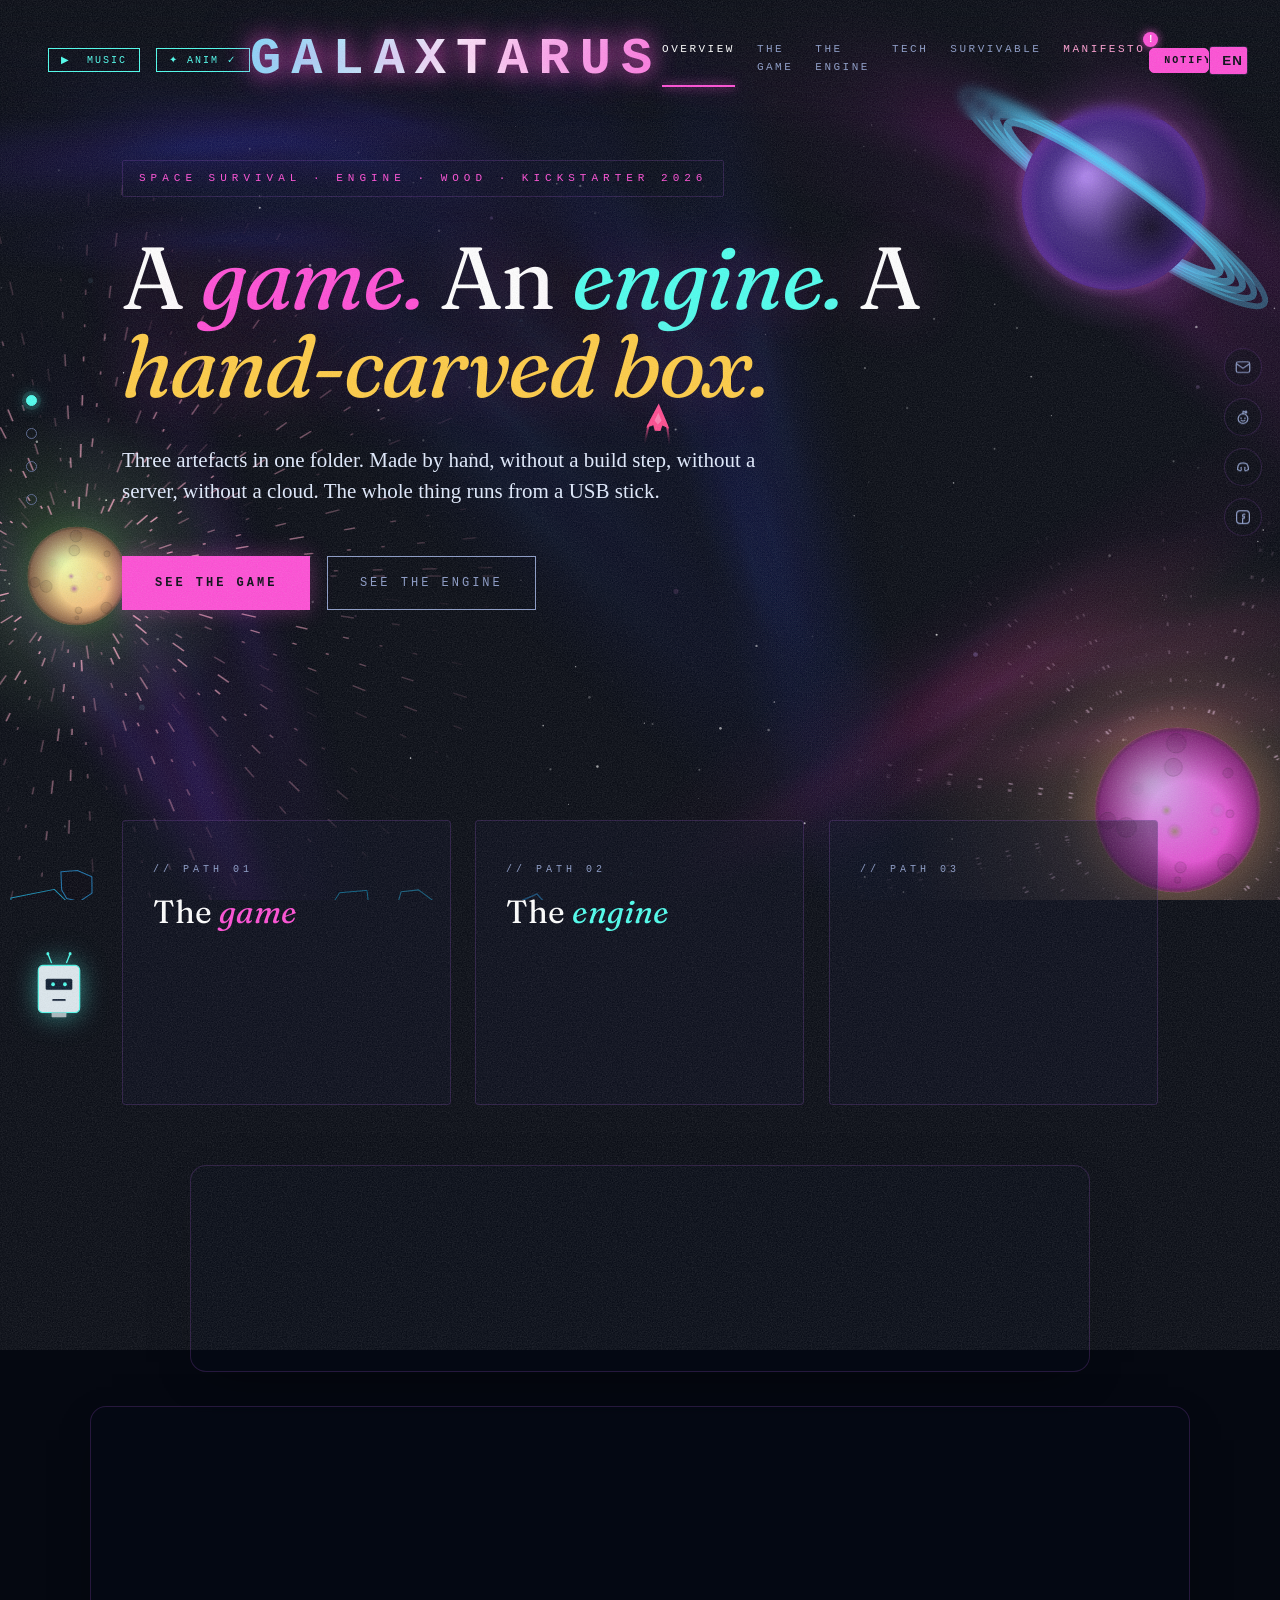
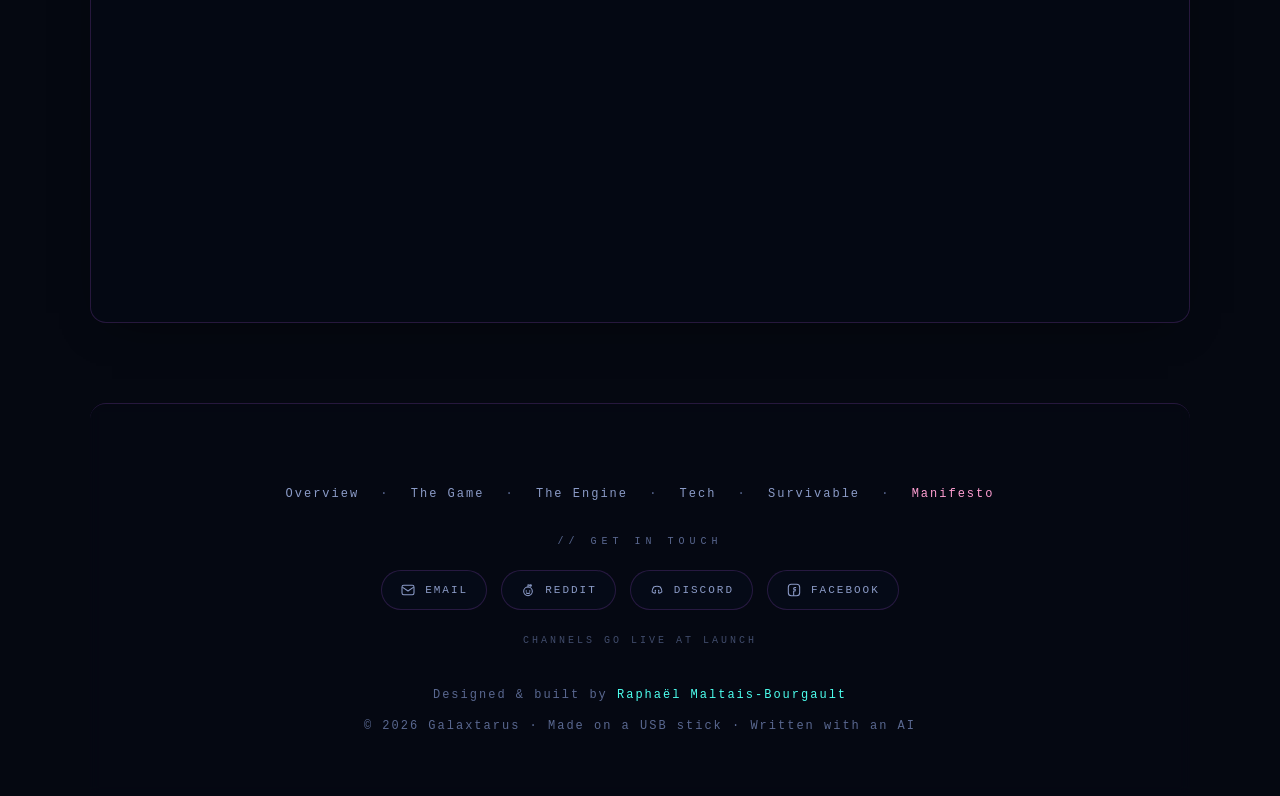
<file: index.html>
<!DOCTYPE html>
<html lang="en">
<head>
<meta charset="UTF-8" />
<meta name="viewport" content="width=device-width, initial-scale=1.0" />
<title>Galaxtarus — A game, an engine, and a wooden box</title>
<meta name="description" content="A 2D space-survival story, a reusable game engine, and a hand-carved wooden box — one folder that runs from a USB stick. No build, no server. Kickstarter 2026." />
<link rel="canonical" href="https://www.galaxtarus.com/" />

<!-- Favicon / icônes (triangle magenta = la navette) -->
<link rel="icon" type="image/svg+xml" href="data:image/svg+xml,%3Csvg%20xmlns='http://www.w3.org/2000/svg'%20viewBox='0%200%2064%2064'%3E%3Crect%20width='64'%20height='64'%20rx='14'%20fill='%230a1124'/%3E%3Cpath%20d='M32%2013L46%2049L32%2041L18%2049Z'%20fill='%23ff4dd6'/%3E%3C/svg%3E" />
<link rel="icon" type="image/png" sizes="180x180" href="icon-180.png" />
<link rel="apple-touch-icon" href="icon-180.png" />

<!-- Open Graph — aperçu quand le lien est partagé (Facebook, Discord, etc.). -->
<meta property="og:type" content="website" />
<meta property="og:url" content="https://www.galaxtarus.com/" />
<meta property="og:site_name" content="Galaxtarus" />
<meta property="og:title" content="Galaxtarus — A game, an engine, and a wooden box" />
<meta property="og:description" content="A 2D space-survival story, a reusable game engine, and a hand-carved wooden box — one folder that runs from a USB stick. No build, no server. Kickstarter 2026." />
<meta property="og:image" content="https://www.galaxtarus.com/og-image.png" />
<meta property="og:image:width" content="1200" />
<meta property="og:image:height" content="630" />

<!-- Twitter / X -->
<meta name="twitter:card" content="summary_large_image" />
<meta name="twitter:title" content="Galaxtarus — A game, an engine, and a wooden box" />
<meta name="twitter:description" content="A 2D space-survival game, a reusable engine, and a hand-carved wooden box. Runs from a USB stick. Kickstarter 2026." />
<meta name="twitter:image" content="https://www.galaxtarus.com/og-image.png" />

<link rel="stylesheet" href="styles.css" />
<style>
  /* ── Brand — titre principal ────────────────────────────────────────────── */
  nav.top .brand {
    font-size: 52px; letter-spacing: 10px;
    text-shadow: 0 0 24px rgba(255,77,214,0.6), 0 0 60px rgba(192,101,255,0.35);
  }
  nav.top .brand b { font-weight: 900; color: #fff; }

  /* ── Indicateur nav glissant ─────────────────────────────────────────────── */
  nav.top .center { position: relative; }
  #nav-indicator {
    position: absolute; bottom: -6px; height: 2px;
    background: var(--magenta);
    box-shadow: 0 0 10px rgba(255,77,214,0.8), 0 0 20px rgba(255,77,214,0.4);
    transition: left 0.35s cubic-bezier(0.25,0.46,0.45,0.94),
                width 0.35s cubic-bezier(0.25,0.46,0.45,0.94);
    pointer-events: none;
  }
  /* Supprimer l'ancien border-bottom statique */
  nav.top .center a.active { border-bottom: none !important; color: #fff; }
  /* Hover fluide */
  nav.top .center a { transition: color 0.2s ease; }

  /* ── Views ──────────────────────────────────────────────────────────────── */
  .view { display:none; }
  .view.active { display:block; }
  .view.slide-from-right { animation: slideRight 0.42s cubic-bezier(0.25,0.46,0.45,0.94) both; }
  .view.slide-from-left  { animation: slideLeft  0.42s cubic-bezier(0.25,0.46,0.45,0.94) both; }
  @keyframes slideRight { from { opacity:0; transform:translateX(48px);  } to { opacity:1; transform:translateX(0); } }
  @keyframes slideLeft  { from { opacity:0; transform:translateX(-48px); } to { opacity:1; transform:translateX(0); } }

  /* ── Nebula canvas + z-index ─────────────────────────────────────────────── */
  #nebula-bg { position:fixed; top:0; left:0; width:100%; height:100%; pointer-events:none; z-index:0; }
  .view, footer { position:relative; z-index:1; }
  /* Header fixe : reste visible au scroll (on ne perd plus le menu). */
  nav.top { position:fixed; top:0; left:0; right:0; z-index:100; }

  /* ── Music button + playing pulse ────────────────────────────────────────── */
  .music-btn {
    background:transparent; border:1px solid var(--cyan); color:var(--cyan);
    font-family:'Consolas',monospace; font-size:10px; letter-spacing:2px;
    padding:5px 12px; cursor:pointer; text-transform:uppercase;
    transition:background 0.2s, color 0.2s, box-shadow 0.2s;
    margin-left:16px; white-space:nowrap;
  }
  .music-btn:hover { background:var(--cyan); color:var(--bg-0); }
  .music-btn.playing {
    animation: musicPulse 2.2s ease-in-out infinite;
    border-color:var(--cyan);
  }
  @keyframes musicPulse {
    0%,100% { box-shadow:0 0 0 0 rgba(77,255,238,0.5); }
    50%      { box-shadow:0 0 0 10px rgba(77,255,238,0); }
  }

  /* ── CTA shimmer ─────────────────────────────────────────────────────────── */
  .cta { position:relative; overflow:hidden; }
  .cta::after {
    content:''; position:absolute; inset:0;
    background:linear-gradient(105deg, transparent 40%, rgba(255,255,255,0.09) 50%, transparent 60%);
    transform:translateX(-100%); transition:transform 0.55s ease;
  }
  .cta:hover::after { transform:translateX(100%); }

  /* ── Fade-in (containers) ───────────────────────────────────────────────── */
  .fade-in { opacity:0; transform:translateY(28px); transition:opacity 0.75s cubic-bezier(0.16,1,0.3,1), transform 0.75s cubic-bezier(0.16,1,0.3,1); }
  .fade-in.visible { opacity:1; transform:translateY(0); }

  /* ── Path cards 3D ───────────────────────────────────────────────────────── */
  .path { transform-style:preserve-3d; will-change:transform; transition:transform 0.18s ease, border-color 0.25s, box-shadow 0.25s; }
  .path:hover { box-shadow:0 8px 40px rgba(255,77,214,0.18); }

  /* ── Hero entrance au changement de vue ─────────────────────────────────── */
  @keyframes heroBlurUp    { from { opacity:0; filter:blur(6px); } to { opacity:1; filter:blur(0); } }
  @keyframes heroFadeIn    { from { opacity:0; } to { opacity:1; } }
  .hero-animate .pill { animation: heroFadeIn  0.55s ease 0.04s both; }
  .hero-animate h1    { animation: heroBlurUp  0.85s cubic-bezier(0.16,1,0.3,1) 0.12s both; }
  .hero-animate .tag  { animation: heroFadeIn  0.65s ease 0.28s both; }
  .hero-animate > div { animation: heroFadeIn  0.55s ease 0.46s both; }

  /* ── H2 hover glow ───────────────────────────────────────────────────────── */
  section h2 { transition: text-shadow 0.35s ease; cursor:default; }
  section h2:hover { text-shadow: 0 0 48px rgba(255,77,214,0.30), 0 0 80px rgba(192,101,255,0.15); }

  /* ── Pullquote — scale + fade ────────────────────────────────────────────── */
  .pullquote.fade-in { transform: scale(0.97) translateY(20px); transition: opacity 0.9s cubic-bezier(0.16,1,0.3,1), transform 0.9s cubic-bezier(0.16,1,0.3,1); }
  .pullquote.visible { transform: scale(1) translateY(0) !important; }

  /* ── Kicker hover ────────────────────────────────────────────────────────── */
  .kicker { transition: letter-spacing 0.3s ease, opacity 0.3s ease; }
  .kicker:hover { letter-spacing: 7px; }
</style>
</head>
<body>

<!-- Écran de boot rétro (intro). Recouvre la page au chargement puis se fond. -->
<div id="boot" aria-hidden="true">
  <pre id="boot-log"></pre>
  <div class="skip" data-en="press a key to skip" data-fr="touche pour passer">touche pour passer</div>
</div>

<canvas id="nebula-bg"></canvas>

<!-- Grain de film subtil (texture premium) — overlay non cliquable -->
<div class="grain" aria-hidden="true"></div>

<!-- L.O.S. — l'IA qui pointe le museau en bas à gauche et lâche un message aléatoire -->
<div id="los" aria-hidden="true">
  <div id="los-bubble" class="los-bubble"></div>
  <div id="los-bot" class="los-bot" title="L.O.S."></div>
</div>

<!-- Barre sociale fixe (bord droit) — mêmes canaux que le footer, liens placeholders -->
<nav id="social" class="social" aria-label="Social links" data-en-aria="Social links" data-fr-aria="Réseaux sociaux">
  <a class="social-link" href="mailto:jackmaltais@outlook.com" data-tip="Email" aria-label="Email" style="--c:var(--cyan)">
    <svg viewBox="0 0 24 24" aria-hidden="true"><rect x="3" y="5" width="18" height="14" rx="2.5"/><path d="m4 8 8 5.5L20 8"/></svg>
  </a>
  <a class="social-link" href="https://www.reddit.com/user/Cold-Satisfaction379/" target="_blank" rel="noopener" data-tip="Reddit" aria-label="Reddit" style="--c:var(--magenta)">
    <svg viewBox="0 0 24 24" aria-hidden="true"><circle cx="12" cy="14" r="6.5"/><circle cx="9.4" cy="13.5" r="1.05" fill="currentColor" stroke="none"/><circle cx="14.6" cy="13.5" r="1.05" fill="currentColor" stroke="none"/><path d="M12 7.5V4.2l3.4 1"/><circle cx="16" cy="5.3" r="1.1"/><path d="M9.5 16.4c1.5 1 3.5 1 5 0"/></svg>
  </a>
  <a class="social-link" href="https://discord.gg/tXhm76XFzF" target="_blank" rel="noopener" data-tip="Discord" aria-label="Discord" style="--c:var(--magenta-glow)">
    <svg viewBox="0 0 24 24" aria-hidden="true"><path d="M7 7.6c1.6-.8 3.2-1.1 5-1.1s3.4.3 5 1.1c1.6 2 2.4 4.4 2.3 7.3-1.3 1-2.7 1.7-4.2 2.1l-.9-1.6m-4.4 0-.9 1.6c-1.5-.4-2.9-1.1-4.2-2.1-.1-2.9.7-5.3 2.3-7.3"/><ellipse cx="9.5" cy="13" rx="1.1" ry="1.5" fill="currentColor" stroke="none"/><ellipse cx="14.5" cy="13" rx="1.1" ry="1.5" fill="currentColor" stroke="none"/></svg>
  </a>
  <a class="social-link" href="#" data-tip="Facebook" aria-label="Facebook" style="--c:var(--cyan)">
    <svg viewBox="0 0 24 24" aria-hidden="true"><rect x="3.5" y="3.5" width="17" height="17" rx="4.5"/><path d="M14.5 8.2h-1.4c-1 0-1.6.6-1.6 1.6V11H14l-.4 2.6h-2.1V20"/></svg>
  </a>
</nav>

<!-- Tooltip dynamique qui suit le curseur (rempli en JS) -->
<div id="cursor-tip" aria-hidden="true"></div>

<!-- Capture email — fenêtre ouverte par « Prévenez-moi du lancement » -->
<div id="notify" class="notify" aria-hidden="true">
  <div class="notify-box" role="dialog" aria-modal="true" aria-label="Get notified at launch" data-en-aria="Get notified at launch" data-fr-aria="Être prévenu du lancement">
    <button class="notify-close" id="notify-close" type="button" aria-label="Close" data-en-aria="Close" data-fr-aria="Fermer">&times;</button>
    <span class="notify-kicker" data-en="// LAUNCH ALERT" data-fr="// ALERTE LANCEMENT">// ALERTE LANCEMENT</span>
    <h3 class="notify-title" data-en="Be first when it launches." data-fr="Sois prévenu au lancement.">Sois prévenu au lancement.</h3>
    <p class="notify-sub" data-en="One email when the Kickstarter goes live. Nothing else, ever." data-fr="Un seul email quand le Kickstarter démarre. Rien d'autre, jamais.">Un seul email quand le Kickstarter démarre. Rien d'autre, jamais.</p>
    <form id="notify-form" novalidate>
      <input type="email" id="notify-email" name="email_address" required placeholder="ton@email.com" autocomplete="email" />
      <button type="submit" class="notify-submit" data-en="Notify me" data-fr="Préviens-moi">Préviens-moi</button>
    </form>
    <p class="notify-msg" id="notify-msg" aria-live="polite"></p>
  </div>
</div>

<nav class="top">
  <button id="btn-music" class="music-btn" onclick="toggleMusic()" data-en="&#9654; &nbsp;MUSIC" data-fr="&#9654; &nbsp;MUSIQUE">&#9654; &nbsp;MUSIC</button>
  <div class="brand"><b>GALAXTARUS</b></div>
  <div class="center">
    <a href="#" data-view="overview" class="active" data-en="Overview"   data-fr="Accueil">Overview</a>
    <a href="#" data-view="game"                    data-en="The Game"   data-fr="Le Jeu">The Game</a>
    <a href="#" data-view="engine"                  data-en="The Engine" data-fr="Le Moteur">The Engine</a>
    <a href="#" data-view="tech"                    data-en="Tech"       data-fr="Tech">Tech</a>
    <a href="#" data-view="survivable"              data-en="Survivable" data-fr="Survivable">Survivable</a>
    <a href="#" data-view="manifesto"               data-en="Manifesto"  data-fr="Manifeste">Manifesto</a>
    <div id="nav-indicator"></div>
  </div>
  <button id="notify-trigger" class="notify-btn" type="button" data-en="Notify me" data-fr="M'alerter">Notify me</button>
  <div class="lang-toggle">
    <button id="btn-en" class="active" onclick="setLang('en')">EN</button>
    <button id="btn-fr" onclick="setLang('fr')">FR</button>
  </div>
  <!-- Hamburger : visible uniquement sur mobile (≤820px), desktop inchangé -->
  <button id="nav-burger" class="nav-burger" aria-label="Menu" aria-expanded="false">
    <span></span><span></span><span></span>
  </button>
</nav>

<!-- Menu mobile plein écran (ouvert par le hamburger) -->
<div id="mobile-menu" class="mobile-menu">
  <a href="#" data-view="overview" data-en="Overview"   data-fr="Accueil">Overview</a>
  <a href="#" data-view="game"     data-en="The Game"   data-fr="Le Jeu">The Game</a>
  <a href="#" data-view="engine"   data-en="The Engine" data-fr="Le Moteur">The Engine</a>
  <a href="#" data-view="tech"     data-en="Tech"       data-fr="Tech">Tech</a>
  <a href="#" data-view="survivable" data-en="Survivable" data-fr="Survivable">Survivable</a>
  <a href="#" data-view="manifesto" data-en="Manifesto" data-fr="Manifeste">Manifesto</a>
</div>

<!-- VIEW OVERVIEW -->
<div id="view-overview" class="view active">
  <section class="hero">
    <span class="pill" data-en="Space survival · Engine · Wood · Kickstarter 2026" data-fr="Survie spatiale · Moteur · Bois · Kickstarter 2026">Space survival · Engine · Wood · Kickstarter 2026</span>
    <h1 data-en="A <em>game.</em> An <span class='cyan'>engine.</span> A <span class='yellow'>hand-carved&nbsp;box.</span>" data-fr="Un <em>jeu.</em> Un <span class='cyan'>moteur.</span> Une <span class='yellow'>boîte sculptée main.</span>">A <em>game.</em> An <span class="cyan">engine.</span> A <span class="yellow">hand-carved box.</span></h1>
    <p class="tag" data-en="Three artefacts in one folder. Made by hand, without a build step, without a server, without a cloud. The whole thing runs from a USB stick." data-fr="Trois artefacts dans un même dossier. Faits à la main, sans build, sans serveur, sans cloud. Tout ça tourne depuis une clé USB.">Three artefacts in one folder. Made by hand, without a build step, without a server, without a cloud. The whole thing runs from a USB stick.</p>
    <div>
      <a href="game.html" class="cta" data-en="See the game" data-fr="Voir le jeu">See the game</a>
      <a href="engine.html" class="cta ghost" data-en="See the engine" data-fr="Voir le moteur">See the engine</a>
    </div>
  </section>
  <div class="paths">
    <a href="game.html" class="path">
      <div class="pkicker" data-en="// PATH 01" data-fr="// VOIE 01">// PATH 01</div>
      <div class="ptitle" data-en="The <em>game</em>" data-fr="Le <em>jeu</em>">The <em>game</em></div>
      <div class="pdesc" data-en="A 2D space survival story. A magenta rescue shuttle. A robot with you since before the crash. No weapons. Sixteen chapters." data-fr="Une histoire de survie spatiale 2D. Une navette magenta. Un robot avec toi depuis avant le crash. Aucune arme. Seize chapitres.">A 2D space survival story. A magenta rescue shuttle. A robot with you since before the crash. No weapons. Sixteen chapters.</div>
      <div class="parrow" data-en="Read the story &rarr;" data-fr="Lire l'histoire &rarr;">Read the story &rarr;</div>
    </a>
    <a href="engine.html" class="path">
      <div class="pkicker" data-en="// PATH 02" data-fr="// VOIE 02">// PATH 02</div>
      <div class="ptitle" data-en="The <span class='cyan'>engine</span>" data-fr="Le <span class='cyan'>moteur</span>">The <span class="cyan">engine</span></div>
      <div class="pdesc" data-en="Pure ES6 classes. No build, no bundler, no server. The engine ships with the game. Open it, read it, make your own game." data-fr="Vraies classes ES6. Pas de build, pas de bundler, pas de serveur. Le moteur est livré avec le jeu.">Pure ES6 classes. No build, no bundler, no server. The engine ships with the game. Open it, read it, make your own game.</div>
      <div class="parrow" data-en="See the engine &rarr;" data-fr="Voir le moteur &rarr;">See the engine &rarr;</div>
    </a>
    <a href="tech.html" class="path">
      <div class="pkicker" data-en="// PATH 03" data-fr="// VOIE 03">// PATH 03</div>
      <div class="ptitle" data-en="The <span class='yellow'>how</span>" data-fr="Le <span class='yellow'>comment</span>">The <span class="yellow">how</span></div>
      <div class="pdesc" data-en="The technical philosophy. Why file://. Why vanilla. Why MIDI. Why hand-carved wood. The decisions, in one place." data-fr="La philosophie technique. Pourquoi file://. Pourquoi vanilla. Pourquoi MIDI. Pourquoi du bois sculpté.">The technical philosophy. Why file://. Why vanilla. Why MIDI. Why hand-carved wood. The decisions, in one place.</div>
      <div class="parrow" data-en="Read the manifesto &rarr;" data-fr="Lire le manifeste &rarr;">Read the manifesto &rarr;</div>
    </a>
  </div>
  <div class="pullquote">
    <span data-en="One folder. <span class='accent'>Three artefacts.</span> No internet required." data-fr="Un dossier. <span class='accent'>Trois artefacts.</span> Pas d'internet requis.">One folder. <span class="accent">Three artefacts.</span> No internet required.</span>
    <span class="sub" data-en="A game. An engine. A wooden box you can hold." data-fr="Un jeu. Un moteur. Une boîte en bois qu'on peut tenir.">A game. An engine. A wooden box you can hold.</span>
  </div>
  <section>
    <span class="kicker" data-en="// AT A GLANCE" data-fr="// EN BREF">// AT A GLANCE</span>
    <h2 data-en="One shuttle. One voice. <em>One galaxy</em> to escape." data-fr="Une navette. Une voix. <em>Une galaxie</em> à fuir.">One shuttle. One voice. <em>One galaxy</em> to escape.</h2>
    <p class="lead" data-en="The mothership is gone. You were not supposed to be alone. The rescue shuttle Galaxtarus answers — no cannons, no comms, no map. One AI talks to you." data-fr="Le vaisseau-mère a été détruit. Tu n'étais pas censé être seul. La navette Galaxtarus répond — sans canons, sans radio, sans carte. Une IA te parle.">The mothership is gone. You were not supposed to be alone. The rescue shuttle Galaxtarus answers — no cannons, no comms, no map. One AI talks to you.</p>
    <div style="margin-top:40px;">
      <a href="game.html" class="cta" data-en="Continue to the game &rarr;" data-fr="Continuer vers le jeu &rarr;">Continue to the game &rarr;</a>
    </div>
  </section>
</div>

<!-- VIEW GAME -->
<div id="view-game" class="view">
  <section class="hero">
    <span class="pill" data-en="// THE GAME" data-fr="// LE JEU">// THE GAME</span>
    <h1 data-en="You were not supposed to&nbsp;<em>be alone.</em>" data-fr="Tu n'étais pas censé être&nbsp;<em>seul.</em>">You were not supposed to&nbsp;<em>be alone.</em></h1>
    <p class="tag" data-en="A 2D space survival story. No weapons. No HUD. One AI talks to you. Sixteen chapters from the wreckage to the gateway of light." data-fr="Une histoire de survie spatiale 2D. Aucune arme. Aucun HUD. Une IA te parle. Seize chapitres, des débris jusqu'au portail de lumière.">A 2D space survival story. No weapons. No HUD. One AI talks to you. Sixteen chapters from the wreckage to the gateway of light.</p>
    <div>
      <a href="#pledge" class="cta" data-en="Back on Kickstarter" data-fr="Soutenir le Kickstarter">Back on Kickstarter</a>
      <a href="#story" class="cta ghost" data-en="Read the story" data-fr="Lire l'histoire">Read the story</a>
    </div>
  </section>
  <section id="story">
    <span class="kicker" data-en="// COLD OPEN" data-fr="// SCÈNE D'OUVERTURE">// COLD OPEN</span>
    <h2 data-en="The first image of the game is&nbsp;<em>debris.</em>" data-fr="La première image du jeu, c'est&nbsp;<em>des débris.</em>">The first image of the game is&nbsp;<em>debris.</em></h2>
    <p class="lead" data-en="No briefing. No tutorial. No HUD. The rescue shuttle activated because something destroyed the ship you were on." data-fr="Pas de briefing. Pas de tutoriel. Pas de HUD. La navette s'est activée parce que quelque chose a détruit le vaisseau.">No briefing. No tutorial. No HUD. The rescue shuttle activated because something destroyed the ship you were on.</p>
    <p data-en="That's the story. Every module you'll later pick up was dropped here, by people who came before you. They didn't make it out either." data-fr="C'est ça, l'histoire. Chaque module que tu ramasseras a été laissé ici par ceux qui sont venus avant. Eux non plus ne sont pas sortis.">That's the story. Every module you'll later pick up was dropped here, by people who came before you. They didn't make it out either.</p>
  </section>
  <section>
    <div class="split reverse">
      <div class="text">
        <span class="kicker" data-en="// THE SHUTTLE" data-fr="// LA NAVETTE">// THE SHUTTLE</span>
        <h2 data-en="A <span class='pink'>magenta triangle</span> in a galaxy of blue." data-fr="Un <span class='pink'>triangle magenta</span> dans une galaxie bleue.">A <span class="pink">magenta triangle</span> in a galaxy of blue.</h2>
        <p class="lead" data-en="The shuttle is called Galaxtarus. No cannons. No turrets. No weapons of any kind." data-fr="La navette s'appelle Galaxtarus. Aucun canon. Aucune tourelle. Aucune arme.">The shuttle is called Galaxtarus. No cannons. No turrets. No weapons of any kind.</p>
        <p data-en="Her color is deliberate. In this cold blue universe, she stands out. She's visible. She's fragile. She's alone." data-fr="Sa couleur n'est pas un accident. Dans cet univers bleu et froid, elle tranche. Elle est visible. Elle est fragile. Elle est seule.">Her color is deliberate. In this cold blue universe, she stands out. She's visible. She's fragile. She's alone.</p>
        <p data-en="You are the pilot. You have no name. Her inertia is real. Her engine over-heats if you push it." data-fr="Tu es le pilote. Tu n'as pas de nom. Son inertie est réelle. Son moteur surchauffe si tu pousses.">You are the pilot. You have no name. Her inertia is real. Her engine over-heats if you push it.</p>
      </div>
      <div class="visual">
        <svg width="100%" viewBox="0 0 500 500" style="display:block;">
          <defs><radialGradient id="g-ship"><stop offset="0%" stop-color="#ff4dd6" stop-opacity="0.35"/><stop offset="100%" stop-color="#ff4dd6" stop-opacity="0"/></radialGradient></defs>
          <rect width="500" height="500" fill="#070b18"/>
          <circle cx="250" cy="250" r="220" fill="url(#g-ship)"/>
          <circle class="star" cx="60" cy="80" r="1"/><circle class="star" cx="180" cy="50" r="1.4" style="animation-delay:.5s"/><circle class="star" cx="430" cy="420" r="1.3" style="animation-delay:.3s"/>
          <ellipse cx="165" cy="250" rx="80" ry="6" fill="#ff4dd6" opacity="0.3"/>
          <ellipse cx="190" cy="250" rx="50" ry="3" fill="#fff" opacity="0.55"/>
          <g transform="translate(250,250) scale(2.4)" class="ship-drift">
            <polygon points="0,-15 60,-8 80,0 60,8 0,15" fill="#ff4dd6" stroke="#fff" stroke-width="0.6"/>
            <polygon points="35,-8 60,-3 70,0 60,3 35,8" fill="#1a0518"/>
          </g>
        </svg>
      </div>
    </div>
  </section>
  <div class="pullquote">
    <span data-en="In this entire galaxy, exactly&nbsp;<span class='accent'>one voice speaks.</span>" data-fr="Dans cette galaxie entière, une&nbsp;<span class='accent'>seule voix parle.</span>">In this entire galaxy, exactly <span class="accent">one voice speaks.</span></span>
    <span class="sub" data-en="His name is L.O.S." data-fr="Il s'appelle L.O.S.">His name is L.O.S.</span>
  </div>
  <section>
    <div class="split">
      <div class="visual">
        <svg width="100%" viewBox="0 0 500 500" style="display:block;">
          <defs><radialGradient id="g-los"><stop offset="0%" stop-color="#4dffee" stop-opacity="0.18"/><stop offset="100%" stop-color="#4dffee" stop-opacity="0"/></radialGradient></defs>
          <rect width="500" height="500" fill="#060911"/>
          <circle cx="250" cy="260" r="200" fill="url(#g-los)"/>
          <circle class="star" cx="80" cy="80" r="1"/><circle class="star" cx="420" cy="100" r="1.2" style="animation-delay:.5s"/>
          <clipPath id="los-scr"><rect x="-78" y="-80" width="156" height="120" rx="6"/></clipPath>
          <filter id="los-glow" x="-50%" y="-50%" width="200%" height="200%"><feGaussianBlur stdDeviation="2.2" result="b"/><feMerge><feMergeNode in="b"/><feMergeNode in="SourceGraphic"/></feMerge></filter>
          <g transform="translate(250,260)">
            <animateTransform attributeName="transform" type="translate" values="250 260;250 252;250 260" keyTimes="0;0.5;1" dur="6s" repeatCount="indefinite" calcMode="spline" keySplines="0.4 0 0.6 1;0.4 0 0.6 1"/>
            <rect x="-100" y="-110" width="200" height="220" rx="14" fill="#16223f" stroke="#4dffee" stroke-width="2.5"/>
            <line x1="-50" y1="-110" x2="-50" y2="-140" stroke="#4dffee" stroke-width="2"/>
            <circle cx="-50" cy="-145" r="4" fill="#ff4dd6" filter="url(#los-glow)"><animate attributeName="r" values="3;5.5;3" dur="2.4s" repeatCount="indefinite"/><animate attributeName="opacity" values="0.5;1;0.5" dur="2.4s" repeatCount="indefinite"/></circle>
            <line x1="50" y1="-110" x2="50" y2="-140" stroke="#4dffee" stroke-width="2"/>
            <circle cx="50" cy="-145" r="4" fill="#4dffee" filter="url(#los-glow)"><animate attributeName="r" values="3;5.5;3" dur="2.4s" begin="-1.2s" repeatCount="indefinite"/><animate attributeName="opacity" values="0.5;1;0.5" dur="2.4s" begin="-1.2s" repeatCount="indefinite"/></circle>
            <rect x="-78" y="-80" width="156" height="120" rx="6" fill="#040b18" stroke="#46d6c8" stroke-width="1.5"/>
          </g>
          <g transform="translate(250,260)"><g clip-path="url(#los-scr)">
            <rect x="-78" y="-80" width="156" height="120" fill="url(#g-los)" opacity="0.6"/>
            <rect x="-58" y="-56" width="34" height="13" rx="3" fill="#4dffee" filter="url(#los-glow)"><animate attributeName="height" values="13;13;2;13;13" keyTimes="0;0.92;0.95;0.98;1" dur="5.5s" repeatCount="indefinite"/><animate attributeName="y" values="-56;-56;-50.5;-56;-56" keyTimes="0;0.92;0.95;0.98;1" dur="5.5s" repeatCount="indefinite"/></rect>
            <rect x="24" y="-56" width="34" height="13" rx="3" fill="#4dffee" filter="url(#los-glow)"><animate attributeName="height" values="13;13;2;13;13" keyTimes="0;0.92;0.95;0.98;1" dur="5.5s" begin="-0.04s" repeatCount="indefinite"/><animate attributeName="y" values="-56;-56;-50.5;-56;-56" keyTimes="0;0.92;0.95;0.98;1" dur="5.5s" begin="-0.04s" repeatCount="indefinite"/></rect>
            <g fill="#4dffee" filter="url(#los-glow)">
              <rect x="-52" y="-2" width="7" height="34" rx="2"><animate attributeName="height" values="8;34;14;30;8" dur="1.05s" begin="0s" repeatCount="indefinite"/><animate attributeName="y" values="24;-2;18;2;24" dur="1.05s" begin="0s" repeatCount="indefinite"/></rect>
              <rect x="-41" y="-2" width="7" height="34" rx="2"><animate attributeName="height" values="8;34;14;30;8" dur="1.05s" begin="-0.12s" repeatCount="indefinite"/><animate attributeName="y" values="24;-2;18;2;24" dur="1.05s" begin="-0.12s" repeatCount="indefinite"/></rect>
              <rect x="-30" y="-2" width="7" height="34" rx="2"><animate attributeName="height" values="8;34;14;30;8" dur="1.05s" begin="-0.28s" repeatCount="indefinite"/><animate attributeName="y" values="24;-2;18;2;24" dur="1.05s" begin="-0.28s" repeatCount="indefinite"/></rect>
              <rect x="-19" y="-2" width="7" height="34" rx="2"><animate attributeName="height" values="8;34;14;30;8" dur="1.05s" begin="-0.42s" repeatCount="indefinite"/><animate attributeName="y" values="24;-2;18;2;24" dur="1.05s" begin="-0.42s" repeatCount="indefinite"/></rect>
              <rect x="-8" y="-2" width="7" height="34" rx="2"><animate attributeName="height" values="8;34;14;30;8" dur="1.05s" begin="-0.56s" repeatCount="indefinite"/><animate attributeName="y" values="24;-2;18;2;24" dur="1.05s" begin="-0.56s" repeatCount="indefinite"/></rect>
              <rect x="3" y="-2" width="7" height="34" rx="2"><animate attributeName="height" values="8;34;14;30;8" dur="1.05s" begin="-0.70s" repeatCount="indefinite"/><animate attributeName="y" values="24;-2;18;2;24" dur="1.05s" begin="-0.70s" repeatCount="indefinite"/></rect>
              <rect x="14" y="-2" width="7" height="34" rx="2"><animate attributeName="height" values="8;34;14;30;8" dur="1.05s" begin="-0.18s" repeatCount="indefinite"/><animate attributeName="y" values="24;-2;18;2;24" dur="1.05s" begin="-0.18s" repeatCount="indefinite"/></rect>
              <rect x="25" y="-2" width="7" height="34" rx="2"><animate attributeName="height" values="8;34;14;30;8" dur="1.05s" begin="-0.34s" repeatCount="indefinite"/><animate attributeName="y" values="24;-2;18;2;24" dur="1.05s" begin="-0.34s" repeatCount="indefinite"/></rect>
              <rect x="36" y="-2" width="7" height="34" rx="2"><animate attributeName="height" values="8;34;14;30;8" dur="1.05s" begin="-0.48s" repeatCount="indefinite"/><animate attributeName="y" values="24;-2;18;2;24" dur="1.05s" begin="-0.48s" repeatCount="indefinite"/></rect>
              <rect x="47" y="-2" width="7" height="34" rx="2"><animate attributeName="height" values="8;34;14;30;8" dur="1.05s" begin="-0.62s" repeatCount="indefinite"/><animate attributeName="y" values="24;-2;18;2;24" dur="1.05s" begin="-0.62s" repeatCount="indefinite"/></rect>
            </g>
            <rect x="-78" y="-80" width="156" height="6" fill="#4dffee" opacity="0.18"><animate attributeName="y" values="-80;40" dur="4.5s" repeatCount="indefinite"/><animate attributeName="opacity" values="0;0.35;0.35;0" keyTimes="0;0.1;0.9;1" dur="4.5s" repeatCount="indefinite"/></rect>
            <rect x="-78" y="-34" width="156" height="9" fill="#7dfff2" opacity="0"><animate attributeName="opacity" values="0;0;0.5;0.2;0.4;0" keyTimes="0;0.93;0.94;0.96;0.98;1" dur="7.5s" repeatCount="indefinite"/><animate attributeName="x" values="-78;-78;-86;-70;-82;-78" keyTimes="0;0.93;0.94;0.96;0.98;1" dur="7.5s" repeatCount="indefinite"/></rect>
          </g></g>
          <g transform="translate(250,260)">
            <rect x="-120" y="120" width="240" height="40" rx="4" fill="#0d1426" stroke="#4dffee" stroke-width="1"/>
            <text x="-6" y="146" text-anchor="middle" font-family="Consolas,monospace" font-size="12" fill="#4dffee" letter-spacing="3">L.O.S</text>
            <text x="40" y="146" font-family="Consolas,monospace" font-size="13" fill="#4dffee">_<animate attributeName="opacity" values="1;1;0;0" keyTimes="0;0.5;0.5;1" dur="1.1s" repeatCount="indefinite"/></text>
          </g>
        </svg>
      </div>
      <div class="text">
        <span class="kicker" data-en="// THE AI" data-fr="// L'IA">// THE AI</span>
        <h2 data-en="He took care of <em>the garden.</em> He still takes care of someone." data-fr="Il s'occupait du <em>jardin.</em> Il s'occupe toujours de quelqu'un.">He took care of <em>the garden.</em> He still takes care of someone.</h2>
        <p class="lead" data-en="L.O.S. was the gardener of the mothership's botanical bay. The garden is gone. He's the only voice left in the universe." data-fr="L.O.S. était le jardinier de la serre botanique. Le jardin est parti. Il est la seule voix qu'il reste dans l'univers.">L.O.S. was the gardener of the mothership's botanical bay. The garden is gone. He's the only voice left in the universe.</p>
        <p data-en="He's damaged. He glitches mid-sentence. He cracks a joke right when you needed one. He addresses you like an old friend — and the game never explains why. You'll feel it before you can name it." data-fr="Il est endommagé. Il glitche en pleine phrase. Il sort une blague pile quand tu en avais besoin. Il te tutoie comme un vieil ami — et le jeu n'explique jamais pourquoi.">He's damaged. He glitches mid-sentence. He cracks a joke right when you needed one. He addresses you like an old friend — and the game never explains why. You'll feel it before you can name it.</p>
        <p data-en="<strong style='color:#fff'>His every line was written by an actual AI.</strong> Honest, on the box, on the page." data-fr="<strong style='color:#fff'>Chaque ligne de L.O.S. a été écrite par une vraie IA.</strong> C'est honnête, c'est sur la boîte."><strong style="color:#fff">His every line was written by an actual AI.</strong> Honest, on the box, on the page.</p>
        <p class="sig" data-en="&mdash; tagline : &ldquo;Lonely. Together.&rdquo;" data-fr="&mdash; tagline : &laquo; La solitude avec une IA. &raquo;">&mdash; tagline : &ldquo;Lonely. Together.&rdquo;</p>
      </div>
    </div>
  </section>
  <div class="divider"><hr/></div>
  <section>
    <span class="kicker" data-en="// THE LOOP" data-fr="// LA BOUCLE">// THE LOOP</span>
    <h2 data-en="You can't <span class='pink'>fight</span>. You can <em>outlast.</em>" data-fr="Tu ne peux pas <span class='pink'>combattre</span>. Tu peux <em>survivre.</em>">You can't <span class="pink">fight</span>. You can <em>outlast.</em></h2>
    <p class="lead" data-en="There is no enemy you defeat in Galaxtarus. Only ones you survive long enough to leave behind." data-fr="Il n'y a aucun ennemi qu'on bat dans Galaxtarus. Seulement ceux qu'on survit assez longtemps pour les laisser derrière.">There is no enemy you defeat in Galaxtarus. Only ones you survive long enough to leave behind.</p>
    <p data-en="You drift. You dodge. You scavenge modules from those who came before — and went under. Every shield, every burst, every save-point was theirs first." data-fr="Tu dérives. Tu esquives. Tu récupères des modules sur ceux qui sont passés avant — et qui ont sombré. Chaque bouclier, chaque rafale leur appartenait avant toi.">You drift. You dodge. You scavenge modules from those who came before — and went under. Every shield, every burst, every save-point was theirs first.</p>
  </section>
  <section>
    <div class="split reverse">
      <div class="text">
        <span class="kicker" data-en="// HAVOC" data-fr="// HAVOC">// HAVOC</span>
        <h2 data-en="Six legs. A diamond <span class='yellow'>eye.</span> No mercy. No malice." data-fr="Six pattes. Un œil en <span class='yellow'>losange.</span> Aucune pitié. Aucune malveillance.">Six legs. A diamond <span class="yellow">eye.</span> No mercy. No malice.</h2>
        <p class="lead" data-en="The thing that guards the way out is yellow crystal. You don't fight it — you're a rescue shuttle. You run." data-fr="La chose qui garde la sortie est en cristal jaune. Tu ne combats pas — tu es une navette de secours. Tu fuis.">The thing that guards the way out is yellow crystal. You don't fight it — you're a rescue shuttle. You run.</p>
        <p data-en="HAVOC is not evil. It's territorial. The eye charges. The eye fires. The eye recharges. You learn its rhythm, or you don't get to see the other side." data-fr="HAVOC n'est pas méchant. Il est territorial. L'œil charge. L'œil tire. L'œil recharge. Tu apprends son rythme, ou tu ne verras jamais l'autre côté.">HAVOC is not evil. It's territorial. The eye charges. The eye fires. The eye recharges. You learn its rhythm, or you don't get to see the other side.</p>
      </div>
      <div class="visual">
        <svg width="100%" viewBox="0 0 500 500" style="display:block;">
          <defs><radialGradient id="g-havoc"><stop offset="0%" stop-color="#ffcc44" stop-opacity="0.22"/><stop offset="100%" stop-color="#ffcc44" stop-opacity="0"/></radialGradient></defs>
          <rect width="500" height="500" fill="#0a0a14"/>
          <circle cx="250" cy="250" r="200" fill="url(#g-havoc)"/>
          <circle class="star" cx="50" cy="60" r="1"/><circle class="star" cx="430" cy="80" r="1.2" style="animation-delay:.4s"/>
          <g transform="translate(250,250)">
            <g stroke="#ffcc44" stroke-width="3" fill="none">
              <line x1="0" y1="0" x2="-80" y2="-40"/><line x1="-80" y1="-40" x2="-140" y2="-80"/>
              <line x1="0" y1="0" x2="-90" y2="0"/><line x1="-90" y1="0" x2="-160" y2="-20"/>
              <line x1="0" y1="0" x2="-80" y2="40"/><line x1="-80" y1="40" x2="-140" y2="80"/>
              <line x1="0" y1="0" x2="80" y2="-40"/><line x1="80" y1="-40" x2="140" y2="-80"/>
              <line x1="0" y1="0" x2="90" y2="0"/><line x1="90" y1="0" x2="160" y2="-20"/>
              <line x1="0" y1="0" x2="80" y2="40"/><line x1="80" y1="40" x2="140" y2="80"/>
            </g>
            <g fill="#ffcc44"><circle cx="-80" cy="-40" r="3"/><circle cx="-90" cy="0" r="3"/><circle cx="-80" cy="40" r="3"/><circle cx="80" cy="-40" r="3"/><circle cx="90" cy="0" r="3"/><circle cx="80" cy="40" r="3"/></g>
            <polygon points="-30,-50 0,-65 30,-50 40,-20 30,15 0,25 -30,15 -40,-20" fill="#ffcc44" stroke="#fff" stroke-width="1" opacity="0.95"/>
            <g class="havoc-eye"><polygon points="0,-15 16,-2 0,12 -16,-2" fill="#fff" stroke="#ffcc44" stroke-width="1.5"/><polygon points="0,-9 9,-2 0,6 -9,-2" fill="#ffcc44"/></g>
          </g>
        </svg>
      </div>
    </div>
  </section>
  <section>
    <span class="kicker" data-en="// THE JOURNEY &middot; 16 CHAPTERS" data-fr="// LA TRAVERSÉE &middot; 16 CHAPITRES">// THE JOURNEY &middot; 16 CHAPTERS</span>
    <h2 data-en="A <em>shipwreck story.</em> In sixteen chapters." data-fr="Une <em>histoire de naufrage.</em> En seize chapitres.">A <em>shipwreck story.</em> In sixteen chapters.</h2>
    <div class="chapters-grid">
      <div class="chapter locked"><div class="num">01</div><div class="ttl" data-en="The comfort" data-fr="Le confort">The comfort</div></div>
      <div class="chapter locked"><div class="num">02</div><div class="ttl" data-en="The disaster" data-fr="Le désastre">The disaster</div></div>
      <div class="chapter played"><div class="num" data-en="03 &middot; DEMO" data-fr="03 &middot; DÉMO">03 &middot; DEMO</div><div class="ttl" data-en="The Awakening" data-fr="L'Éveil">The Awakening</div></div>
      <div class="chapter locked"><div class="num">04</div><div class="ttl" data-en="Inventory" data-fr="L'inventaire">Inventory</div></div>
      <div class="chapter locked"><div class="num">05</div><div class="ttl" data-en="Adaptation" data-fr="Adaptation">Adaptation</div></div>
      <div class="chapter locked"><div class="num">06</div><div class="ttl" data-en="The first trace" data-fr="La première trace">The first trace</div></div>
      <div class="chapter played"><div class="num" data-en="07 &middot; DEMO" data-fr="07 &middot; DÉMO">07 &middot; DEMO</div><div class="ttl" data-en="The Caterpillar" data-fr="La Chenille">The Caterpillar</div></div>
      <div class="chapter locked"><div class="num">08</div><div class="ttl" data-en="The routine" data-fr="La routine">The routine</div></div>
      <div class="chapter played"><div class="num" data-en="09 &middot; DEMO" data-fr="09 &middot; DÉMO">09 &middot; DEMO</div><div class="ttl" data-en="The Puzzle" data-fr="Le Casse-tête">The Puzzle</div></div>
      <div class="chapter locked"><div class="num">10</div><div class="ttl" data-en="The separation" data-fr="La séparation">The separation</div></div>
      <div class="chapter locked"><div class="num">11</div><div class="ttl" data-en="Total isolation" data-fr="L'isolement total">Total isolation</div></div>
      <div class="chapter locked"><div class="num">12</div><div class="ttl" data-en="The search for L.O.S." data-fr="La quête de L.O.S.">The search for L.O.S.</div></div>
      <div class="chapter played"><div class="num" data-en="13 &middot; DEMO" data-fr="13 &middot; DÉMO">13 &middot; DEMO</div><div class="ttl" data-en="All Seems Lost" data-fr="All Seems Lost">All Seems Lost</div></div>
      <div class="chapter locked"><div class="num">14</div><div class="ttl" data-en="The crossing" data-fr="La traversée">The crossing</div></div>
      <div class="chapter locked"><div class="num">15</div><div class="ttl">HAVOC</div></div>
      <div class="chapter locked"><div class="num">16</div><div class="ttl" data-en="The threshold" data-fr="Le seuil">The threshold</div></div>
    </div>
    <p class="sig" data-en="&mdash; in the lineage of The Odyssey, Robinson Crusoe, Gravity, The Martian, Moon, Solaris." data-fr="&mdash; dans la lignée de L'Odyssée, Robinson Crusoe, Gravity, Seul sur Mars, Moon, Solaris.">&mdash; in the lineage of The Odyssey, Robinson Crusoe, Gravity, The Martian, Moon, Solaris.</p>
  </section>
  <div class="divider"><hr/></div>
  <section id="pledge">
    <span class="kicker" data-en="// KICKSTARTER 2026" data-fr="// KICKSTARTER 2026">// KICKSTARTER 2026</span>
    <h2 data-en="A <span class='pink'>USB stick</span>, a game, an engine, and a hand-carved chest." data-fr="Une <span class='pink'>clé USB</span>, un jeu, un moteur, et un coffret sculpté main.">A <span class="pink">USB stick</span>, a game, an engine, and a hand-carved chest.</h2>
    <div class="pledge-strip">
      <div class="tier"><div class="price">$10</div><div class="name" data-en="Digital" data-fr="Numérique">Digital</div><div class="desc" data-en="The full game, download, name in the credits." data-fr="Le jeu complet, téléchargement, ton nom dans les crédits.">The full game, download, name in the credits.</div></div>
      <div class="tier"><div class="price">$35</div><div class="name">USB Standard</div><div class="desc" data-en="A real USB stick. Boot screen, retro vibes." data-fr="Une vraie clé USB. Écran de boot, vibes rétro.">A real USB stick. Boot screen, retro vibes.</div></div>
      <div class="tier"><div class="price">$65</div><div class="name">USB Deluxe</div><div class="desc" data-en="The game, the engine source, every editor, and the dev notes." data-fr="Le jeu, le code source du moteur, tous les éditeurs, et les notes de dev.">The game, the engine source, every editor, and the dev notes.</div></div>
      <div class="tier signature"><div class="price">$200</div><div class="name" data-en="Hand-carved chest &middot; 30 max" data-fr="Coffret sculpté &middot; 30 max">Hand-carved chest &middot; 30 max</div><div class="desc" data-en="A wooden chest sculpted by hand. USB inside. Signed and numbered." data-fr="Un coffret en bois sculpté à la main. Clé USB incluse. Signé et numéroté.">A wooden chest sculpted by hand. USB inside. Signed and numbered.</div></div>
    </div>
    <div style="margin-top:40px; text-align:center;">
      <a href="#" class="cta" data-notify data-en="Get notified when it opens" data-fr="Prévenez-moi du lancement">Get notified when it opens</a>
    </div>
  </section>
</div>

<!-- VIEW ENGINE -->
<div id="view-engine" class="view">
  <section class="hero">
    <span class="pill" data-en="// THE ENGINE" data-fr="// LE MOTEUR">// THE ENGINE</span>
    <h1 data-en="We built our own&nbsp;<em>engine.</em> It ships with the&nbsp;game." data-fr="On a construit notre propre&nbsp;<em>moteur.</em> Il est livré avec le&nbsp;jeu.">We built our own&nbsp;<em>engine.</em> It ships with the&nbsp;game.</h1>
    <p class="tag" data-en="Pure ES6 classes. No build step. No bundler. No npm. No server. A folder of files, double-click the HTML, the game runs." data-fr="Vraies classes ES6. Pas de build. Pas de bundler. Pas de npm. Pas de serveur. Un dossier de fichiers, double-clic, le jeu tourne.">Pure ES6 classes. No build step. No bundler. No npm. No server. A folder of files, double-click the HTML, the game runs.</p>
    <div>
      <a href="#deluxe" class="cta" data-en="USB Deluxe tier" data-fr="Palier USB Deluxe">USB Deluxe tier</a>
      <a href="tech.html" class="cta ghost" data-en="See the tech" data-fr="Voir la tech">See the tech</a>
    </div>
  </section>
  <div class="divider"><hr/></div>
  <section>
    <span class="kicker" data-en="// NOT JUST A TOY ENGINE" data-fr="// PAS QU'UN MOTEUR DE PETITS JEUX">// NOT JUST A TOY ENGINE</span>
    <h2 data-en="It's not just an engine for <em>small games.</em>" data-fr="Ce n'est pas qu'un moteur de <em>petits jeux.</em>">It's not just an engine for <em>small games.</em></h2>
    <p class="lead" data-en="Galaxtarus is an interactive engine written entirely in native JavaScript, with zero dependencies, that opens in a plain browser &mdash; from a file, from a USB stick, with no server and no connection. That is precisely what makes it useful far beyond games." data-fr="Galaxtarus est un moteur interactif &eacute;crit enti&egrave;rement en JavaScript natif, sans aucune d&eacute;pendance, qui s'ouvre dans un simple navigateur &mdash; depuis un fichier, depuis une cl&eacute; USB, sans serveur et sans connexion. C'est pr&eacute;cis&eacute;ment ce qui le rend utile bien au-del&agrave; du jeu.">Galaxtarus is an interactive engine written entirely in native JavaScript, with zero dependencies, that opens in a plain browser &mdash; from a file, from a USB stick, with no server and no connection. That is precisely what makes it useful far beyond games.</p>
    <div class="stat-grid">
      <div class="stat-card"><div class="stat-num">0</div><div class="stat-lab" data-en="external dependency &mdash; no <code>fetch</code>, no CDN, empty <code>libs/</code> folder" data-fr="d&eacute;pendance externe &mdash; aucun <code>fetch</code>, aucun CDN, dossier <code>libs/</code> vide">external dependency &mdash; no <code>fetch</code>, no CDN, empty <code>libs/</code> folder</div></div>
      <div class="stat-card"><div class="stat-num small">file://</div><div class="stat-lab" data-en="runs offline, no server, copyable onto a USB stick" data-fr="fonctionne hors-ligne, sans serveur, copiable sur cl&eacute; USB">runs offline, no server, copyable onto a USB stick</div></div>
      <div class="stat-card"><div class="stat-num">8</div><div class="stat-lab" data-en="built-in visual editors (drawing, zones, universe, planets, dialogues, sounds&hellip;)" data-fr="&eacute;diteurs visuels int&eacute;gr&eacute;s (dessin, zones, univers, plan&egrave;tes, dialogues, sons&hellip;)">built-in visual editors (drawing, zones, universe, planets, dialogues, sounds&hellip;)</div></div>
      <div class="stat-card"><div class="stat-num small">i18n</div><div class="stat-lab" data-en="multilingual offline, extensible with a single language file" data-fr="multilingue offline, extensible par simple fichier de langue">multilingual offline, extensible with a single language file</div></div>
    </div>
  </section>
  <div class="divider"><hr/></div>
  <section>
    <span class="kicker" data-en="// 30 REAL-WORLD USES" data-fr="// 30 UTILISATIONS R&Eacute;ELLES">// 30 REAL-WORLD USES</span>
    <h2 data-en="One engine, <em>thirty</em> real-world uses." data-fr="Un moteur, <em>trente</em> utilisations r&eacute;elles.">One engine, <em>thirty</em> real-world uses.</h2>
    <p class="lead" data-en="The same engine, grouped into six families. Change the content, not the code." data-fr="Le m&ecirc;me moteur, regroup&eacute; en six familles. On change le contenu, pas le code.">The same engine, grouped into six families. Change the content, not the code.</p>
    <div class="orbit-chart" id="engine-orbit"></div>
    <div class="usecase-grid">
      <article class="usecase-card" data-fam="edu">
        <span class="uc-tag" data-en="Education &amp; science" data-fr="&Eacute;ducation &amp; sciences">Education &amp; science</span>
        <h3 data-en="Offline teaching kit" data-fr="Trousse p&eacute;dagogique hors-ligne">Offline teaching kit</h3>
        <p data-en="Interactive, multilingual courses for schools with no internet, via the i18n system." data-fr="Cours interactifs multilingues pour &eacute;coles sans internet, via le syst&egrave;me i18n.">Interactive, multilingual courses for schools with no internet, via the i18n system.</p>
      </article>
      <article class="usecase-card" data-fam="form">
        <span class="uc-tag" data-en="Training &amp; procedures" data-fr="Formation &amp; proc&eacute;dures">Training &amp; procedures</span>
        <h3 data-en="First-aid guide" data-fr="Guide de premiers secours">First-aid guide</h3>
        <p data-en="Medical procedures played as step-by-step sequences with branching dialogues." data-fr="Proc&eacute;dures m&eacute;dicales jou&eacute;es en s&eacute;quences + dialogues &agrave; embranchements.">Medical procedures played as step-by-step sequences with branching dialogues.</p>
      </article>
      <article class="usecase-card" data-fam="crea">
        <span class="uc-tag" data-en="Creation &amp; media" data-fr="Cr&eacute;ation &amp; m&eacute;dias">Creation &amp; media</span>
        <h3 data-en="Vector animation studio" data-fr="Studio d'animation vectorielle">Vector animation studio</h3>
        <p data-en="Build animations (keyframes, easing) with the DrawEditor." data-fr="Cr&eacute;er des animations (keyframes, easing) avec le DrawEditor.">Build animations (keyframes, easing) with the DrawEditor.</p>
      </article>
      <article class="usecase-card" data-fam="tool">
        <span class="uc-tag" data-en="Tools &amp; prototyping" data-fr="Outils &amp; prototypage">Tools &amp; prototyping</span>
        <h3 data-en="Local dashboard / HMI" data-fr="Tableau de bord / IHM locale">Local dashboard / HMI</h3>
        <p data-en="A lightweight human-machine interface for local hardware, with no network." data-fr="Interface homme-machine l&eacute;g&egrave;re pour mat&eacute;riel local, sans r&eacute;seau.">A lightweight human-machine interface for local hardware, with no network.</p>
      </article>
      <article class="usecase-card" data-fam="patr">
        <span class="uc-tag" data-en="Heritage &amp; autonomy" data-fr="Patrimoine &amp; autonomie">Heritage &amp; autonomy</span>
        <h3 data-en="Standalone info kiosk" data-fr="Kiosque d'information autonome">Standalone info kiosk</h3>
        <p data-en="A museum or town-hall kiosk that runs with no server, in <code>file://</code>." data-fr="Borne de mus&eacute;e ou de mairie qui tourne sans serveur, en <code>file://</code>.">A museum or town-hall kiosk that runs with no server, in <code>file://</code>.</p>
      </article>
      <article class="usecase-card" data-fam="reci">
        <span class="uc-tag" data-en="Story, culture &amp; care" data-fr="R&eacute;cit, culture &amp; soin">Story, culture &amp; care</span>
        <h3 data-en="Cultural transmission" data-fr="Transmission culturelle">Cultural transmission</h3>
        <p data-en="Animated, multilingual, narrated tales, to share without infrastructure." data-fr="Contes anim&eacute;s, multilingues et sonoris&eacute;s, &agrave; diffuser sans infrastructure.">Animated, multilingual, narrated tales, to share without infrastructure.</p>
      </article>
    </div>
    <p class="factual" data-en="<strong>The factual point.</strong> Every use rests on properties verifiable in the code: zero external dependency, <code>file://</code> execution (offline, on USB), strict engine / content separation, declarative serialized data, built-in internationalization, and a suite of visual editors. None of these capabilities needs the internet &mdash; they keep running exactly the same way, connected or not." data-fr="<strong>Le point factuel.</strong> Toutes ces utilisations reposent sur des propri&eacute;t&eacute;s v&eacute;rifiables dans le code : z&eacute;ro d&eacute;pendance externe, ex&eacute;cution en <code>file://</code> (hors-ligne, sur USB), s&eacute;paration stricte moteur / contenu, donn&eacute;es d&eacute;claratives et s&eacute;rialis&eacute;es, internationalisation int&eacute;gr&eacute;e, et une suite d'&eacute;diteurs visuels. Aucune de ces capacit&eacute;s n'a besoin d'internet &mdash; elles continuent de tourner exactement de la m&ecirc;me fa&ccedil;on connect&eacute;es ou non."><strong>The factual point.</strong> Every use rests on properties verifiable in the code: zero external dependency, <code>file://</code> execution, strict engine / content separation, declarative serialized data, built-in internationalization, and a suite of visual editors. None of these needs the internet.</p>
  </section>
  <div class="divider"><hr/></div>
  <section>
    <span class="kicker" data-en="// WHY IT MATTERS IF COLLAPSE COMES" data-fr="// POURQUOI IL COMPTE SI UN EFFONDREMENT ARRIVE">// WHY IT MATTERS IF COLLAPSE COMES</span>
    <h2 data-en="Where the network stops, <em>this engine keeps running.</em>" data-fr="L&agrave; o&ugrave; le r&eacute;seau s'arr&ecirc;te, <em>ce moteur continue de fonctionner.</em>">Where the network stops, <em>this engine keeps running.</em></h2>
    <p class="lead" data-en="Most of today's software dies the moment you cut the internet: it needs servers, accounts, app stores, build chains, updates. Galaxtarus needs none of that." data-fr="La plupart des logiciels d'aujourd'hui meurent d&egrave;s qu'on coupe internet : ils ont besoin de serveurs, de comptes, de boutiques d'applications, de cha&icirc;nes de compilation, de mises &agrave; jour. Galaxtarus, lui, n'a besoin de rien de tout &ccedil;a.">Most of today's software dies the moment you cut the internet: it needs servers, accounts, app stores, build chains, updates. Galaxtarus needs none of that.</p>
    <p data-en="The source code is readable, the engine is separated from the content (the engine &laquo;&nbsp;knows nothing&nbsp;&raquo; about the game running on it), everything is serialized as declarative data, and the whole thing runs in any browser, even an old one, on modest hardware. That makes it a survivable medium for knowledge and interactive tools: you can freeze a skill, a training course, a map, a procedure or a story into it, then copy, duplicate and pass it on indefinitely, without depending on any infrastructure." data-fr="Le code source est lisible, le moteur est s&eacute;par&eacute; du contenu (le moteur &laquo;&nbsp;ne conna&icirc;t rien&nbsp;&raquo; au jeu qui tourne dessus), tout est s&eacute;rialis&eacute; en donn&eacute;es d&eacute;claratives, et l'ensemble s'ex&eacute;cute dans n'importe quel navigateur, m&ecirc;me ancien, sur du mat&eacute;riel modeste. Cela en fait un support de connaissance et d'outils interactifs survivable : on peut y figer un savoir-faire, une formation, une carte, une proc&eacute;dure ou un r&eacute;cit, puis le copier, le dupliquer et le transmettre ind&eacute;finiment, sans d&eacute;pendre d'aucune infrastructure.">The source code is readable, the engine is separated from the content, everything is serialized as declarative data, and the whole thing runs in any browser, even an old one, on modest hardware.</p>
    <p data-en="Concretely, the engine already provides generic, reusable building blocks: an event bus, state machines, a simulation clock (pause / slow-motion / narrative time), declarative scripted sequences, a data-driven action registry, an infinite world in zones, a camera, a reconfigurable input system, sound and music, particles, and a suite of editors to create content without touching the code." data-fr="Concr&egrave;tement, le moteur fournit d&eacute;j&agrave; des briques g&eacute;n&eacute;riques et r&eacute;utilisables : un bus d'&eacute;v&eacute;nements, des machines &agrave; &eacute;tats, une horloge de simulation (pause / ralenti / temps narratif), des s&eacute;quences script&eacute;es d&eacute;claratives, un registre d'actions pilot&eacute; par donn&eacute;es, un monde infini en zones, une cam&eacute;ra, un syst&egrave;me d'entr&eacute;es reconfigurable, du son et de la musique, des particules, et une suite d'&eacute;diteurs pour cr&eacute;er le contenu sans toucher au code.">Concretely, the engine already provides generic, reusable building blocks: an event bus, state machines, a simulation clock, declarative scripted sequences, a data-driven action registry, an infinite world in zones, a camera, a reconfigurable input system, sound and music, particles, and a suite of editors.</p>
  </section>
  <div class="divider"><hr/></div>
  <section>
    <span class="kicker" data-en="// WHY OUR OWN ENGINE" data-fr="// POURQUOI NOTRE PROPRE MOTEUR">// WHY OUR OWN ENGINE</span>
    <h2 data-en="Because engines die. <em>Folders of text files don't.</em>" data-fr="Parce que les engines meurent. <em>Les dossiers de fichiers texte, non.</em>">Because engines die. <em>Folders of text files don't.</em></h2>
    <p class="lead" data-en="Unity changes its license. Unreal needs a hundred-gig install. Phaser breaks when a dependency updates. Godot is solid — but still a binary that one day won't run on your OS." data-fr="Unity change sa licence. Unreal demande cent gigas. Phaser casse quand une dépendance se met à jour. Godot est solide — mais reste un binaire qui un jour ne tournera plus.">Unity changes its license. Unreal needs a hundred-gig install. Phaser breaks when a dependency updates. Godot is solid — but still a binary that one day won't run on your OS.</p>
    <p data-en="A game engine that's a folder of text files. You read them. You modify them. They will keep running on any computer with a browser — for decades. No install. No build. No version mismatch." data-fr="Un moteur qui est un dossier de fichiers texte. On les lit. On les modifie. Ils continueront à tourner sur n'importe quel ordinateur avec un browser — pendant des décennies.">A game engine that's a folder of text files. You read them. You modify them. They will keep running on any computer with a browser — for decades. No install. No build. No version mismatch.</p>
    <p data-en="<em>Worst case it works. Best case, it works anyway.</em>" data-fr="<em>Au pire ça marche. Au mieux, ça marche aussi.</em>"><em>Worst case it works. Best case, it works anyway.</em></p>
  </section>
  <div class="divider"><hr/></div>
  <section>
    <span class="kicker" data-en="// ARCHITECTURE" data-fr="// ARCHITECTURE">// ARCHITECTURE</span>
    <h2 data-en="Four root classes. <em>Composition over inheritance.</em>" data-fr="Quatre classes racines. <em>Composition plutôt qu'héritage.</em>">Four root classes. <em>Composition over inheritance.</em></h2>
    <table class="spec">
      <tr><th data-en="Class" data-fr="Classe">Class</th><th data-en="Role" data-fr="Rôle">Role</th></tr>
      <tr><td>Behavior</td><td data-en="Anything that lives. update(dt), state, bus, dispose." data-fr="Tout ce qui vit. update(dt), état, bus, dispose.">Anything that lives. update(dt), state, bus, dispose.</td></tr>
      <tr><td>Entity</td><td data-en="A thing with a position. Container of Components — never a monolith." data-fr="Une chose avec une position. Container de Components — jamais un blob.">A thing with a position. Container of Components — never a monolith.</td></tr>
      <tr><td>Sequence</td><td data-en="Scripted narrative orchestrator. Cinematics, timed events." data-fr="Orchestrateur narratif scripté. Cinématiques, événements temporisés.">Scripted narrative orchestrator. Cinematics, timed events.</td></tr>
      <tr><td>System</td><td data-en="Transverse singleton — CollisionSystem, AiDirector." data-fr="Singleton transverse — CollisionSystem, AiDirector.">Transverse singleton — CollisionSystem, AiDirector.</td></tr>
      <tr><td>EventBus</td><td data-en="Publish/subscribe channel. All communication goes through it." data-fr="Canal publish/subscribe. Toute communication passe par lui.">Publish/subscribe channel. All communication goes through it.</td></tr>
    </table>
  </section>
  <div class="pullquote">
    <span data-en="Open the folder.&nbsp;<span class='accent'>Read the code.</span>&nbsp;Make your own game." data-fr="Ouvre le dossier.&nbsp;<span class='accent'>Lis le code.</span>&nbsp;Fais ton propre jeu.">Open the folder. <span class="accent">Read the code.</span> Make your own game.</span>
    <span class="sub" data-en="The engine is yours too." data-fr="Le moteur est à toi aussi.">The engine is yours too.</span>
  </div>
  <section id="deluxe">
    <span class="kicker" data-en="// USB DELUXE" data-fr="// USB DELUXE">// USB DELUXE</span>
    <h2 data-en="The game, the engine, and every <em>tool</em> we used." data-fr="Le jeu, le moteur, et tous les <em>outils</em> qu'on a utilisés.">The game, the engine, and every <em>tool</em> we used.</h2>
    <table class="spec">
      <tr><th data-en="Tool" data-fr="Outil">Tool</th><th data-en="What it does" data-fr="Ce qu'il fait">What it does</th></tr>
      <tr><td>zone_editor</td><td data-en="Design zones — asteroids, triggers, drawings, force fields." data-fr="Designer des zones — astéroïdes, triggers, dessins, force fields.">Design zones — asteroids, triggers, drawings, force fields.</td></tr>
      <tr><td>universe_editor</td><td data-en="Macro-map of the universe. Place zones, define travel times." data-fr="Carte macro de l'univers. Placer les zones, définir les temps de voyage.">Macro-map of the universe. Place zones, define travel times.</td></tr>
      <tr><td>planet_editor</td><td data-en="Build procedural planets — rings, atmospheres, palettes." data-fr="Construire des planètes procédurales — anneaux, atmosphères, palettes.">Build procedural planets — rings, atmospheres, palettes.</td></tr>
      <tr><td>drawing_editor</td><td data-en="Vector editor: points, lines, polygons, Bezier curves." data-fr="Éditeur vectoriel : points, lignes, polygones, courbes Bézier.">Vector editor: points, lines, polygons, Bezier curves.</td></tr>
    </table>
    <div style="margin-top:40px;">
      <a href="game.html#pledge" class="cta" data-en="See pledge tiers &rarr;" data-fr="Voir les paliers &rarr;">See pledge tiers &rarr;</a>
      <a href="tech.html" class="cta ghost" data-en="Tech details &rarr;" data-fr="Détails techniques &rarr;">Tech details &rarr;</a>
    </div>
  </section>
</div>

<!-- VIEW TECH -->
<div id="view-tech" class="view">
  <section class="hero">
    <span class="pill" data-en="// TECH MANIFESTO" data-fr="// MANIFESTE TECHNIQUE">// TECH MANIFESTO</span>
    <h1 data-en="For people who want to&nbsp;<em>understand</em> how it works." data-fr="Pour ceux qui veulent&nbsp;<em>comprendre</em> comment ça marche.">For people who want to&nbsp;<em>understand</em> how it works.</h1>
    <p class="tag" data-en="Every technical decision behind Galaxtarus, in one place. Why file://. Why vanilla. Why MIDI. Why hand-carved wood." data-fr="Toutes les décisions techniques derrière Galaxtarus, dans un seul endroit.">Every technical decision behind Galaxtarus, in one place. Why file://. Why vanilla. Why MIDI. Why hand-carved wood.</p>
  </section>
  <section>
    <span class="kicker" data-en="// THE GROUND RULE" data-fr="// LA RÈGLE DE BASE">// THE GROUND RULE</span>
    <h2 data-en="If civilization collapses tomorrow, the game <em>still runs.</em>" data-fr="Si la civilisation s'effondre demain, le jeu <em>marche encore.</em>">If civilization collapses tomorrow, the game <em>still runs.</em></h2>
    <p class="lead" data-en="And if it doesn't — statistically more likely — the game still runs anyway. When Steam shuts down. When a mandatory patch turns a work of art into an error page. When the storefronts close." data-fr="Et si elle ne s'effondre pas — statistiquement plus probable — le jeu marche quand même. Quand Steam ferme. Quand un patch obligatoire transforme une œuvre en page d'erreur.">And if it doesn't — statistically more likely — the game still runs anyway. When Steam shuts down. When a mandatory patch turns a work of art into an error page. When the storefronts close.</p>
    <p data-en="<em>Worst case it works. Best case, it works anyway.</em>" data-fr="<em>Au pire ça marche. Au mieux, ça marche aussi.</em>"><em>Worst case it works. Best case, it works anyway.</em></p>
  </section>
  <section>
    <span class="kicker" data-en="// THE STACK" data-fr="// LA STACK">// THE STACK</span>
    <h2 data-en="What it's built with. <em>And what it's not.</em>" data-fr="Avec quoi c'est construit. <em>Et avec quoi ça ne l'est pas.</em>">What it's built with. <em>And what it's not.</em></h2>
    <table class="spec">
      <tr><th data-en="Layer" data-fr="Couche">Layer</th><th data-en="Choice" data-fr="Choix">Choice</th><th data-en="Trade-off" data-fr="Compromis">Trade-off</th></tr>
      <tr><td data-en="Language" data-fr="Langage">Language</td><td>Vanilla ES6 JS</td><td data-en="No TypeScript. No compile step." data-fr="Pas de TypeScript. Pas de compile.">No TypeScript. No compile step.</td></tr>
      <tr><td data-en="Modules" data-fr="Modules">Modules</td><td>window.GALAXTARUS</td><td data-en="ES6 modules blocked by CORS on file://." data-fr="Modules ES6 bloqués par CORS en file://.">ES6 modules blocked by CORS on file://.</td></tr>
      <tr><td data-en="Rendering" data-fr="Rendu">Rendering</td><td>Canvas 2D</td><td data-en="No WebGL. 2D works on anything since 2005." data-fr="Pas de WebGL. La 2D tourne partout depuis 2005.">No WebGL. 2D works on anything since 2005.</td></tr>
      <tr><td data-en="Audio" data-fr="Audio">Audio</td><td data-en="Web Audio API" data-fr="Web Audio API">Web Audio API</td><td data-en="Procedural synthesis. No samples. Zero load time." data-fr="Synthèse procédurale. Pas de samples. Zéro temps de chargement.">Procedural synthesis. No samples. Zero load time.</td></tr>
      <tr><td data-en="Network" data-fr="Réseau">Network</td><td data-en="None" data-fr="Aucun">None</td><td data-en="No multiplayer. No cloud. The game is yours, alone." data-fr="Pas de multijoueur. Pas de cloud. Le jeu est à toi, seul.">No multiplayer. No cloud. The game is yours, alone.</td></tr>
    </table>
  </section>
  <div class="divider"><hr/></div>
  <section>
    <span class="kicker" data-en="// FAQ" data-fr="// FAQ">// FAQ</span>
    <h2 data-en="What you'll <em>want to ask.</em>" data-fr="Ce que tu <em>vas vouloir demander.</em>">What you'll <em>want to ask.</em></h2>
    <p data-en="<strong style='color:#fff'>Why no Godot or Phaser?</strong> Install steps, version mismatches, dependencies that age. We wanted a folder of text files that opens in any browser today and in twenty years." data-fr="<strong style='color:#fff'>Pourquoi pas Godot ou Phaser ?</strong> Étapes d'install, désyncs de version, dépendances qui vieillissent. On voulait un dossier de fichiers texte qui s'ouvre dans n'importe quel browser aujourd'hui et dans vingt ans."><strong style="color:#fff">Why no Godot or Phaser?</strong> Install steps, version mismatches, dependencies that age. We wanted a folder of text files that opens in any browser today and in twenty years.</p>
    <p data-en="<strong style='color:#fff'>Why 2D?</strong> A 2D game from 1992 still runs. A 3D game from 2002 often doesn't. 2D is the tech that survives decades." data-fr="<strong style='color:#fff'>Pourquoi 2D ?</strong> Un jeu 2D de 1992 tourne encore. Un jeu 3D de 2002 souvent non. La 2D survit aux décennies."><strong style="color:#fff">Why 2D?</strong> A 2D game from 1992 still runs. A 3D game from 2002 often doesn't. 2D is the tech that survives decades.</p>
    <p data-en="<strong style='color:#fff'>Why hand-carved wood?</strong> Because Raphael is also a chip carver, currently working toward an internationally recognized certification in chip carving. The collector tier deserves an object made the same way: by hand, slowly, with care." data-fr="<strong style='color:#fff'>Pourquoi du bois sculpté ?</strong> Parce que Raphaël est aussi chip carver, en voie de recevoir une certification internationalement reconnue en chip carving. Le tier collector mérite un objet fait de la même façon : à la main, lentement, avec soin."><strong style="color:#fff">Why hand-carved wood?</strong> Because Raphael is also a chip carver, currently working toward an internationally recognized certification in chip carving. The collector tier deserves an object made the same way: by hand, slowly, with care.</p>
  </section>
  <div class="pullquote">
    <span data-en="A folder of files.&nbsp;<span class='accent'>A laptop.</span>&nbsp;Some solar panels." data-fr="Un dossier de fichiers.&nbsp;<span class='accent'>Un laptop.</span>&nbsp;Quelques panneaux solaires.">A folder of files. <span class="accent">A laptop.</span> Some solar panels.</span>
    <span class="sub" data-en="That's all it takes." data-fr="C'est tout ce qu'il faut.">That's all it takes.</span>
  </div>
  <section>
    <span class="kicker" data-en="// EXAMPLE DATA" data-fr="// DONNÉES D'EXEMPLE">// EXAMPLE DATA</span>
    <h2 data-en="A chart that <em>draws itself.</em>" data-fr="Un graphique qui <em>se dessine.</em>">A chart that <em>draws itself.</em></h2>
    <p class="lead" data-en="Pure SVG, no library. The bars grow from zero every time the chart scrolls into view." data-fr="SVG pur, sans librairie. Les barres montent depuis zéro à chaque fois que le graphique entre à l'écran.">Pure SVG, no library. The bars grow from zero every time the chart scrolls into view.</p>
    <div class="chart" id="demo-chart"></div>
  </section>
  <section>
    <div style="text-align:center;">
      <a href="engine.html" class="cta" data-en="Back to the engine &rarr;" data-fr="Retour au moteur &rarr;">Back to the engine &rarr;</a>
      <a href="game.html" class="cta ghost" data-en="Back to the game &rarr;" data-fr="Retour au jeu &rarr;">Back to the game &rarr;</a>
    </div>
  </section>
</div>

<!-- VIEW SURVIVABLE -->
<div id="view-survivable" class="view">
  <section class="hero">
    <span class="pill" data-en="// SURVIVABLE SOFTWARE" data-fr="// LOGICIEL SURVIVABLE">// SURVIVABLE SOFTWARE</span>
    <h1 data-en="One engine. <em>Thirty</em> ways it outlives the&nbsp;network." data-fr="Un moteur. <em>Trente</em> fa&ccedil;ons de survivre sans&nbsp;r&eacute;seau.">One engine. <em>Thirty</em> ways it outlives the&nbsp;network.</h1>
    <p class="tag" data-en="Zero dependencies. Runs from a file. Survives offline. Here is every real-world use &mdash; with the numbers behind it." data-fr="Z&eacute;ro d&eacute;pendance. Tourne depuis un fichier. Survit hors-ligne. Voici chaque utilisation r&eacute;elle &mdash; avec les chiffres derri&egrave;re.">Zero dependencies. Runs from a file. Survives offline. Here is every real-world use &mdash; with the numbers behind it.</p>
  </section>

  <section>
    <span class="kicker" data-en="// NOT JUST A TOY ENGINE" data-fr="// PAS QU'UN MOTEUR DE PETITS JEUX">// NOT JUST A TOY ENGINE</span>
    <h2 data-en="It's not just an engine for <em>small games.</em>" data-fr="Ce n'est pas qu'un moteur de <em>petits jeux.</em>">It's not just an engine for <em>small games.</em></h2>
    <p class="lead" data-en="Galaxtarus is an interactive engine written entirely in native JavaScript, with zero dependencies, that opens in a plain browser &mdash; from a file, from a USB stick, with no server and no connection. That is precisely what makes it useful far beyond games." data-fr="Galaxtarus est un moteur interactif &eacute;crit enti&egrave;rement en JavaScript natif, sans aucune d&eacute;pendance, qui s'ouvre dans un simple navigateur &mdash; depuis un fichier, depuis une cl&eacute; USB, sans serveur et sans connexion. C'est pr&eacute;cis&eacute;ment ce qui le rend utile bien au-del&agrave; du jeu.">Galaxtarus is an interactive engine written entirely in native JavaScript, with zero dependencies, that opens in a plain browser &mdash; from a file, from a USB stick, with no server and no connection. That is precisely what makes it useful far beyond games.</p>
    <div class="stat-grid">
      <div class="stat-card"><div class="stat-num">0</div><div class="stat-lab" data-en="external dependency &mdash; no <code>fetch</code>, no CDN, empty <code>libs/</code> folder" data-fr="d&eacute;pendance externe &mdash; aucun <code>fetch</code>, aucun CDN, dossier <code>libs/</code> vide">external dependency &mdash; no <code>fetch</code>, no CDN, empty <code>libs/</code> folder</div></div>
      <div class="stat-card"><div class="stat-num small">file://</div><div class="stat-lab" data-en="runs offline, no server, copyable onto a USB stick" data-fr="fonctionne hors-ligne, sans serveur, copiable sur cl&eacute; USB">runs offline, no server, copyable onto a USB stick</div></div>
      <div class="stat-card"><div class="stat-num">8</div><div class="stat-lab" data-en="built-in visual editors (drawing, zones, universe, planets, dialogues, sounds&hellip;)" data-fr="&eacute;diteurs visuels int&eacute;gr&eacute;s (dessin, zones, univers, plan&egrave;tes, dialogues, sons&hellip;)">built-in visual editors (drawing, zones, universe, planets, dialogues, sounds&hellip;)</div></div>
      <div class="stat-card"><div class="stat-num small">i18n</div><div class="stat-lab" data-en="multilingual offline, extensible with a single language file" data-fr="multilingue offline, extensible par simple fichier de langue">multilingual offline, extensible with a single language file</div></div>
    </div>
  </section>

  <div class="divider"><hr/></div>
  <section>
    <span class="kicker" data-en="// THE FAMILIES" data-fr="// LES FAMILLES">// THE FAMILIES</span>
    <h2 data-en="Thirty uses, <em>six families.</em>" data-fr="Trente usages, <em>six familles.</em>">Thirty uses, <em>six families.</em></h2>
    <p class="lead" data-en="The same engine, regrouped. Share of the thirty real-world uses by family." data-fr="Le m&ecirc;me moteur, regroup&eacute;. Part des trente utilisations r&eacute;elles par famille.">The same engine, regrouped. Share of the thirty real-world uses by family.</p>
    <div class="donut-chart" id="surv-donut"></div>
  </section>

  <section>
    <span class="kicker" data-en="// BY THE NUMBERS" data-fr="// EN CHIFFRES">// BY THE NUMBERS</span>
    <h2 data-en="How many uses <em>per family.</em>" data-fr="Combien d'usages <em>par famille.</em>">How many uses <em>per family.</em></h2>
    <div class="hbars-chart" id="surv-hbars"></div>
  </section>

  <div class="divider"><hr/></div>
  <section>
    <span class="kicker" data-en="// CAPABILITIES" data-fr="// CAPACIT&Eacute;S">// CAPABILITIES</span>
    <h2 data-en="Built for <em>autonomy.</em>" data-fr="Con&ccedil;u pour <em>l'autonomie.</em>">Built for <em>autonomy.</em></h2>
    <p class="lead" data-en="Galaxtarus against a typical mainstream engine, on the properties that make software survive." data-fr="Galaxtarus face &agrave; un moteur grand public classique, sur les propri&eacute;t&eacute;s qui font survivre un logiciel.">Galaxtarus against a typical mainstream engine, on the properties that make software survive.</p>
    <div class="radar-chart" id="surv-radar"></div>
    <div class="radar-key">
      <span class="rk rk-a" data-en="Galaxtarus" data-fr="Galaxtarus">Galaxtarus</span>
      <span class="rk rk-b" data-en="Typical mainstream engine" data-fr="Moteur grand public classique">Typical mainstream engine</span>
    </div>
  </section>

  <div class="divider"><hr/></div>
  <section>
    <span class="kicker" data-en="// VS OTHER ENGINES" data-fr="// FACE AUX AUTRES MOTEURS">// VS OTHER ENGINES</span>
    <h2 data-en="What survives <em>a decade offline.</em>" data-fr="Ce qui survit <em>dix ans hors-ligne.</em>">What survives <em>a decade offline.</em></h2>
    <div class="compare-matrix">
      <div class="cm-row cm-head">
        <div class="cm-name"></div>
        <div class="cm-cell" data-en="Install" data-fr="Installation">Install</div>
        <div class="cm-cell" data-en="Dependencies" data-fr="D&eacute;pendances">Dependencies</div>
        <div class="cm-cell" data-en="Offline (file://)" data-fr="Hors-ligne (file://)">Offline (file://)</div>
        <div class="cm-cell" data-en="Longevity" data-fr="Long&eacute;vit&eacute;">Longevity</div>
      </div>
      <div class="cm-row cm-hero">
        <div class="cm-name">Galaxtarus</div>
        <div class="cm-cell good" data-en="A folder" data-fr="Un dossier">A folder</div>
        <div class="cm-cell good">0</div>
        <div class="cm-cell good">&#10003;</div>
        <div class="cm-cell good">&#9733;&#9733;&#9733;&#9733;&#9733;</div>
      </div>
      <div class="cm-row">
        <div class="cm-name">Unity</div>
        <div class="cm-cell bad" data-en="~30 GB" data-fr="~30 Go">~30 GB</div>
        <div class="cm-cell bad" data-en="many" data-fr="nombreuses">many</div>
        <div class="cm-cell mid" data-en="partial" data-fr="partiel">partial</div>
        <div class="cm-cell bad">&#9733;&#9733;</div>
      </div>
      <div class="cm-row">
        <div class="cm-name">Unreal</div>
        <div class="cm-cell bad" data-en="~100 GB" data-fr="~100 Go">~100 GB</div>
        <div class="cm-cell bad" data-en="many" data-fr="nombreuses">many</div>
        <div class="cm-cell mid" data-en="partial" data-fr="partiel">partial</div>
        <div class="cm-cell bad">&#9733;&#9733;</div>
      </div>
      <div class="cm-row">
        <div class="cm-name">Godot</div>
        <div class="cm-cell mid" data-en="~0.1 GB" data-fr="~0,1 Go">~0.1 GB</div>
        <div class="cm-cell mid" data-en="few" data-fr="peu">few</div>
        <div class="cm-cell good">&#10003;</div>
        <div class="cm-cell mid">&#9733;&#9733;&#9733;</div>
      </div>
      <div class="cm-row">
        <div class="cm-name">Phaser</div>
        <div class="cm-cell mid" data-en="npm + build" data-fr="npm + build">npm + build</div>
        <div class="cm-cell bad" data-en="many" data-fr="nombreuses">many</div>
        <div class="cm-cell mid" data-en="after build" data-fr="apr&egrave;s build">after build</div>
        <div class="cm-cell bad">&#9733;&#9733;</div>
      </div>
    </div>
  </section>

  <div class="divider"><hr/></div>
  <section>
    <span class="kicker" data-en="// ALL 30 USES" data-fr="// LES 30 USAGES">// ALL 30 USES</span>
    <h2 data-en="Every <em>real-world</em> use." data-fr="Chaque utilisation <em>r&eacute;elle.</em>">Every <em>real-world</em> use.</h2>
    <div class="uses-families">

      <div class="uses-family" data-fam="edu">
        <h3 class="uses-fam-head"><span class="uses-fam-dot"></span><span data-en="Education &amp; science" data-fr="&Eacute;ducation &amp; sciences">Education &amp; science</span><span class="uses-fam-n">7</span></h3>
        <div class="uses-list">
          <div class="use-item"><span class="use-n">01</span><div class="use-body"><strong data-en="Offline teaching kit" data-fr="Trousse p&eacute;dagogique hors-ligne">Offline teaching kit</strong><span data-en="Interactive courses for schools with no internet, multilingual via the i18n system." data-fr="Cours interactifs pour &eacute;coles sans internet, multilingues via le syst&egrave;me i18n.">Interactive courses for schools with no internet, multilingual via the i18n system.</span></div></div>
          <div class="use-item"><span class="use-n">05</span><div class="use-body"><strong data-en="Teaching astronomy" data-fr="P&eacute;dagogie de l'astronomie">Teaching astronomy</strong><span data-en="Orbits, stars and nebulae via Universe, Starfield and OrbitEllipse." data-fr="Orbites, &eacute;toiles et n&eacute;buleuses via Universe, Starfield et OrbitEllipse.">Orbits, stars and nebulae via Universe, Starfield and OrbitEllipse.</span></div></div>
          <div class="use-item"><span class="use-n">09</span><div class="use-body"><strong data-en="Literacy tool" data-fr="Outil d'alphab&eacute;tisation">Literacy tool</strong><span data-en="Learning to read, extensible to any language via a single file." data-fr="Apprentissage de la lecture, extensible &agrave; toute langue par fichier.">Learning to read, extensible to any language via a single file.</span></div></div>
          <div class="use-item"><span class="use-n">10</span><div class="use-body"><strong data-en="Programming teaching aid" data-fr="Support d'enseignement de la programmation">Programming teaching aid</strong><span data-en="A clear layered architecture to teach OOP and patterns." data-fr="Architecture en couches claire pour enseigner la POO et les patterns.">A clear layered architecture to teach OOP and patterns.</span></div></div>
          <div class="use-item"><span class="use-n">22</span><div class="use-body"><strong data-en="Offline planetarium / star atlas" data-fr="Plan&eacute;tarium / atlas stellaire offline">Offline planetarium / star atlas</strong><span data-en="A configurable sky (star palettes, shooting stars) viewable anywhere." data-fr="Ciel param&eacute;trable (palettes d'&eacute;toiles, &eacute;toiles filantes) consultable partout.">A configurable sky (star palettes, shooting stars) viewable anywhere.</span></div></div>
          <div class="use-item"><span class="use-n">23</span><div class="use-body"><strong data-en="Reusable education platform" data-fr="Plateforme &eacute;ducative r&eacute;utilisable">Reusable education platform</strong><span data-en="One agnostic engine, many subjects: change the content, not the code." data-fr="Un moteur agnostique, plusieurs mati&egrave;res : on change le contenu, pas le code.">One agnostic engine, many subjects: change the content, not the code.</span></div></div>
          <div class="use-item"><span class="use-n">26</span><div class="use-body"><strong data-en="Ecosystem simulation" data-fr="Simulation d'&eacute;cosyst&egrave;me">Ecosystem simulation</strong><span data-en="Parallax layers, nebulae and randomness for natural sciences." data-fr="Couches en parallax, n&eacute;buleuses et al&eacute;as pour les sciences naturelles.">Parallax layers, nebulae and randomness for natural sciences.</span></div></div>
        </div>
      </div>

      <div class="uses-family" data-fam="form">
        <h3 class="uses-fam-head"><span class="uses-fam-dot"></span><span data-en="Training &amp; procedures" data-fr="Formation &amp; proc&eacute;dures">Training &amp; procedures</span><span class="uses-fam-n">5</span></h3>
        <div class="uses-list">
          <div class="use-item"><span class="use-n">02</span><div class="use-body"><strong data-en="Training simulator" data-fr="Simulateur de formation">Training simulator</strong><span data-en="Reproduce a technical gesture step by step with scripted sequences." data-fr="Reproduire un geste technique &eacute;tape par &eacute;tape avec les s&eacute;quences script&eacute;es.">Reproduce a technical gesture step by step with scripted sequences.</span></div></div>
          <div class="use-item"><span class="use-n">06</span><div class="use-body"><strong data-en="First-aid guide" data-fr="Guide de premiers secours">First-aid guide</strong><span data-en="Medical procedures played as sequences + branching dialogues." data-fr="Proc&eacute;dures m&eacute;dicales jou&eacute;es en s&eacute;quences + dialogues &agrave; embranchements.">Medical procedures played as sequences + branching dialogues.</span></div></div>
          <div class="use-item"><span class="use-n">13</span><div class="use-body"><strong data-en="Crisis-management simulator" data-fr="Simulateur de gestion de crise">Crisis-management simulator</strong><span data-en="Decision trees driven by EventBus + StateMachine." data-fr="Arbres de d&eacute;cision pilot&eacute;s par EventBus + StateMachine.">Decision trees driven by EventBus + StateMachine.</span></div></div>
          <div class="use-item"><span class="use-n">27</span><div class="use-body"><strong data-en="Serious games (health, safety)" data-fr="Jeux s&eacute;rieux (sant&eacute;, s&eacute;curit&eacute;)">Serious games (health, safety)</strong><span data-en="Complete gamified training on an already proven engine." data-fr="Formations ludiques compl&egrave;tes sur un moteur d&eacute;j&agrave; &eacute;prouv&eacute;.">Complete gamified training on an already proven engine.</span></div></div>
          <div class="use-item"><span class="use-n">28</span><div class="use-body"><strong data-en="Guided checklists &amp; quests" data-fr="Checklists et qu&ecirc;tes guid&eacute;es">Guided checklists &amp; quests</strong><span data-en="Procedures to validate via actions, triggers and chained sequences." data-fr="Proc&eacute;dures &agrave; valider via actions, triggers et s&eacute;quences encha&icirc;n&eacute;es.">Procedures to validate via actions, triggers and chained sequences.</span></div></div>
        </div>
      </div>

      <div class="uses-family" data-fam="crea">
        <h3 class="uses-fam-head"><span class="uses-fam-dot"></span><span data-en="Creation &amp; media" data-fr="Cr&eacute;ation &amp; m&eacute;dias">Creation &amp; media</span><span class="uses-fam-n">4</span></h3>
        <div class="uses-list">
          <div class="use-item"><span class="use-n">03</span><div class="use-body"><strong data-en="Animated technical manual" data-fr="Manuel technique anim&eacute;">Animated technical manual</strong><span data-en="Manuals and diagrams animated via the keyframe vector drawing editor." data-fr="Notices et sch&eacute;mas anim&eacute;s via l'&eacute;diteur de dessin vectoriel &agrave; keyframes.">Manuals and diagrams animated via the keyframe vector drawing editor.</span></div></div>
          <div class="use-item"><span class="use-n">14</span><div class="use-body"><strong data-en="Animated data visualization" data-fr="Visualisation de donn&eacute;es anim&eacute;e">Animated data visualization</strong><span data-en="Evolving charts and diagrams via the render engine and timeline." data-fr="Graphiques et sch&eacute;mas &eacute;volutifs via le moteur de rendu et la timeline.">Evolving charts and diagrams via the render engine and timeline.</span></div></div>
          <div class="use-item"><span class="use-n">20</span><div class="use-body"><strong data-en="Vector animation studio" data-fr="Studio d'animation vectorielle">Vector animation studio</strong><span data-en="Create animations (keyframes, easing) with the DrawEditor." data-fr="Cr&eacute;er des animations (keyframes, easing) avec le DrawEditor.">Create animations (keyframes, easing) with the DrawEditor.</span></div></div>
          <div class="use-item"><span class="use-n">21</span><div class="use-body"><strong data-en="Sound &amp; ambiance editor" data-fr="&Eacute;diteur de sons et d'ambiances">Sound &amp; ambiance editor</strong><span data-en="Compose sounds and music via SoundEditor, AudioManager, MusicPlayer." data-fr="Composer sons et musiques via SoundEditor, AudioManager, MusicPlayer.">Compose sounds and music via SoundEditor, AudioManager, MusicPlayer.</span></div></div>
        </div>
      </div>

      <div class="uses-family" data-fam="tool">
        <h3 class="uses-fam-head"><span class="uses-fam-dot"></span><span data-en="Tools &amp; prototyping" data-fr="Outils &amp; prototypage">Tools &amp; prototyping</span><span class="uses-fam-n">4</span></h3>
        <div class="uses-list">
          <div class="use-item"><span class="use-n">07</span><div class="use-body"><strong data-en="Territory mapping" data-fr="Cartographie de territoire">Territory mapping</strong><span data-en="Represent zones and points of interest with the ZoneEditor / UniverseEditor." data-fr="Repr&eacute;senter zones et points d'int&eacute;r&ecirc;t avec le ZoneEditor / UniverseEditor.">Represent zones and points of interest with the ZoneEditor / UniverseEditor.</span></div></div>
          <div class="use-item"><span class="use-n">17</span><div class="use-body"><strong data-en="Local dashboard / HMI" data-fr="Tableau de bord / IHM locale">Local dashboard / HMI</strong><span data-en="A lightweight human-machine interface for local hardware, no network." data-fr="Interface homme-machine l&eacute;g&egrave;re pour mat&eacute;riel local, sans r&eacute;seau.">A lightweight human-machine interface for local hardware, no network.</span></div></div>
          <div class="use-item"><span class="use-n">18</span><div class="use-body"><strong data-en="Behavior test bench" data-fr="Banc de test de comportements">Behavior test bench</strong><span data-en="Prototype and validate FSM logic (robotics, automata) in isolation." data-fr="Prototyper et valider des logiques FSM (robotique, automates) isol&eacute;ment.">Prototype and validate FSM logic (robotics, automata) in isolation.</span></div></div>
          <div class="use-item"><span class="use-n">25</span><div class="use-body"><strong data-en="Rapid UI prototyping" data-fr="Prototypage rapide d'interfaces">Rapid UI prototyping</strong><span data-en="Interactive mockups thanks to the editors and primitive registries." data-fr="Maquettes interactives gr&acirc;ce aux &eacute;diteurs et registres de primitives.">Interactive mockups thanks to the editors and primitive registries.</span></div></div>
        </div>
      </div>

      <div class="uses-family" data-fam="patr">
        <h3 class="uses-fam-head"><span class="uses-fam-dot"></span><span data-en="Heritage &amp; autonomy" data-fr="Patrimoine &amp; autonomie">Heritage &amp; autonomy</span><span class="uses-fam-n">5</span></h3>
        <div class="uses-list">
          <div class="use-item"><span class="use-n">04</span><div class="use-body"><strong data-en="Interactive knowledge archive" data-fr="Archive de savoirs interactive">Interactive knowledge archive</strong><span data-en="Freeze a skill into a standalone file, copyable to USB." data-fr="Figer un savoir-faire dans un fichier autonome, copiable sur USB.">Freeze a skill into a standalone file, copyable to USB.</span></div></div>
          <div class="use-item"><span class="use-n">08</span><div class="use-body"><strong data-en="Step-by-step workshop docs" data-fr="Documentation d'atelier pas-&agrave;-pas">Step-by-step workshop docs</strong><span data-en="Maintenance and repair guided by spatial triggers." data-fr="Maintenance et r&eacute;paration guid&eacute;es par d&eacute;clencheurs (triggers) spatiaux.">Maintenance and repair guided by spatial triggers.</span></div></div>
          <div class="use-item"><span class="use-n">11</span><div class="use-body"><strong data-en="Standalone info kiosk" data-fr="Kiosque d'information autonome">Standalone info kiosk</strong><span data-en="A museum or town-hall kiosk that runs with no server, in file://." data-fr="Borne de mus&eacute;e ou de mairie qui tourne sans serveur, en file://.">A museum or town-hall kiosk that runs with no server, in file://.</span></div></div>
          <div class="use-item"><span class="use-n">24</span><div class="use-body"><strong data-en="Wayfinding kiosk" data-fr="Borne d'orientation (wayfinding)">Wayfinding kiosk</strong><span data-en="Interactive routes and signage via zones and triggers." data-fr="Parcours et signal&eacute;tique interactifs via zones et d&eacute;clencheurs.">Interactive routes and signage via zones and triggers.</span></div></div>
          <div class="use-item"><span class="use-n">30</span><div class="use-body"><strong data-en="Survivable software base" data-fr="Base logicielle survivable">Survivable software base</strong><span data-en="Runs on old hardware, no dependency: a browser is enough." data-fr="S'ex&eacute;cute sur du vieux mat&eacute;riel, sans d&eacute;pendance : un navigateur suffit.">Runs on old hardware, no dependency: a browser is enough.</span></div></div>
        </div>
      </div>

      <div class="uses-family" data-fam="reci">
        <h3 class="uses-fam-head"><span class="uses-fam-dot"></span><span data-en="Story, culture &amp; care" data-fr="R&eacute;cit, culture &amp; soin">Story, culture &amp; care</span><span class="uses-fam-n">5</span></h3>
        <div class="uses-list">
          <div class="use-item"><span class="use-n">12</span><div class="use-body"><strong data-en="Choose-your-own-adventure" data-fr="Livre dont vous &ecirc;tes le h&eacute;ros">Choose-your-own-adventure</strong><span data-en="Branching stories via the dialogue system and state machines." data-fr="R&eacute;cits &agrave; choix multiples via le syst&egrave;me de dialogues et les machines &agrave; &eacute;tats.">Branching stories via the dialogue system and state machines.</span></div></div>
          <div class="use-item"><span class="use-n">15</span><div class="use-body"><strong data-en="Historical reenactment" data-fr="Reconstitution historique">Historical reenactment</strong><span data-en="Events replayed as scripted, narrated cinematics." data-fr="&Eacute;v&eacute;nements rejou&eacute;s en cin&eacute;matiques script&eacute;es et comment&eacute;es.">Events replayed as scripted, narrated cinematics.</span></div></div>
          <div class="use-item"><span class="use-n">16</span><div class="use-body"><strong data-en="Pictogram communication" data-fr="Communication par pictogrammes">Pictogram communication</strong><span data-en="A communication aid (disability) with custom drawings and dialogues." data-fr="Aide &agrave; la communication (handicap) avec dessins et dialogues sur mesure.">A communication aid (disability) with custom drawings and dialogues.</span></div></div>
          <div class="use-item"><span class="use-n">19</span><div class="use-body"><strong data-en="Therapeutic aid" data-fr="Support th&eacute;rapeutique">Therapeutic aid</strong><span data-en="Controlled exposure and exercises paced by the simulation clock." data-fr="Exposition contr&ocirc;l&eacute;e et exercices rythm&eacute;s par l'horloge de simulation.">Controlled exposure and exercises paced by the simulation clock.</span></div></div>
          <div class="use-item"><span class="use-n">29</span><div class="use-body"><strong data-en="Cultural transmission" data-fr="Transmission culturelle">Cultural transmission</strong><span data-en="Animated, multilingual, narrated tales, to share without infrastructure." data-fr="Contes anim&eacute;s, multilingues et sonoris&eacute;s, &agrave; diffuser sans infrastructure.">Animated, multilingual, narrated tales, to share without infrastructure.</span></div></div>
        </div>
      </div>

    </div>
    <p class="factual" data-en="<strong>The factual point.</strong> Every use rests on properties verifiable in the code: zero external dependency, <code>file://</code> execution (offline, on USB), strict engine / content separation, declarative serialized data, built-in internationalization, and a suite of visual editors. None of these capabilities needs the internet &mdash; they keep running exactly the same way, connected or not." data-fr="<strong>Le point factuel.</strong> Toutes ces utilisations reposent sur des propri&eacute;t&eacute;s v&eacute;rifiables dans le code : z&eacute;ro d&eacute;pendance externe, ex&eacute;cution en <code>file://</code> (hors-ligne, sur USB), s&eacute;paration stricte moteur / contenu, donn&eacute;es d&eacute;claratives et s&eacute;rialis&eacute;es, internationalisation int&eacute;gr&eacute;e, et une suite d'&eacute;diteurs visuels. Aucune de ces capacit&eacute;s n'a besoin d'internet &mdash; elles continuent de tourner exactement de la m&ecirc;me fa&ccedil;on connect&eacute;es ou non."><strong>The factual point.</strong> Every use rests on properties verifiable in the code: zero external dependency, <code>file://</code> execution, strict engine / content separation, declarative serialized data, built-in internationalization, and a suite of visual editors. None of these needs the internet.</p>
  </section>

  <div class="pullquote">
    <span data-en="Where the network stops,&nbsp;<span class='accent'>this engine keeps running.</span>" data-fr="L&agrave; o&ugrave; le r&eacute;seau s'arr&ecirc;te,&nbsp;<span class='accent'>ce moteur continue.</span>">Where the network stops, <span class="accent">this engine keeps running.</span></span>
    <span class="sub" data-en="A folder of text files doesn't die." data-fr="Un dossier de fichiers texte ne meurt pas.">A folder of text files doesn't die.</span>
  </div>
  <section>
    <div style="text-align:center;">
      <a href="engine.html" class="cta" data-en="Back to the engine &rarr;" data-fr="Retour au moteur &rarr;">Back to the engine &rarr;</a>
      <a href="index.html" class="cta ghost" data-en="Back home &rarr;" data-fr="Retour &agrave; l'accueil &rarr;">Back home &rarr;</a>
    </div>
  </section>
</div>

<!-- VIEW MANIFESTO -->
<div id="view-manifesto" class="view">
  <section class="hero">
    <span class="pill" data-en="// MANIFESTO" data-fr="// MANIFESTE">// MANIFESTO</span>
    <h1 data-en="As long as there is a machine, a key, and&nbsp;<em>someone to pass it on.</em>" data-fr="Tant qu'il reste une machine, une cl&eacute;, et&nbsp;<em>quelqu'un pour la transmettre.</em>">As long as there is a machine, a key, and&nbsp;<em>someone to pass it on.</em></h1>
    <p class="tag" data-en="A quiet refusal: the refusal to depend." data-fr="Un refus tranquille : celui de d&eacute;pendre.">A quiet refusal: the refusal to depend.</p>
  </section>
  <section class="manifesto">
    <p class="lead" data-en="There was a time when a book was enough. You could hold it, lend it, hide it, save it from a fire. Knowledge fit in our hands, and no one could switch it off from afar." data-fr="Il fut un temps o&ugrave; un livre suffisait. On pouvait le tenir, le pr&ecirc;ter, le cacher, le sauver d'un incendie. Le savoir tenait dans nos mains, et personne ne pouvait l'&eacute;teindre &agrave; distance.">There was a time when a book was enough. You could hold it, lend it, hide it, save it from a fire. Knowledge fit in our hands, and no one could switch it off from afar.</p>
    <p data-en="Today, almost everything we know how to do depends on an invisible thread. Our maps, our courses, our trades, our memories live elsewhere &mdash; on machines we never see, with companies we do not know, behind subscriptions that can stop overnight. We gained in comfort what we lost in independence. Cut the thread, and whole parts of our lives go dark at once." data-fr="Aujourd'hui, presque tout ce que nous savons faire d&eacute;pend d'un fil invisible. Nos cartes, nos cours, nos m&eacute;tiers, nos souvenirs vivent ailleurs &mdash; sur des machines que nous ne voyons pas, chez des entreprises que nous ne connaissons pas, derri&egrave;re des abonnements qui peuvent s'arr&ecirc;ter du jour au lendemain. Nous avons gagn&eacute; en confort ce que nous avons perdu en ind&eacute;pendance. Coupez le fil, et des pans entiers de nos vies s'&eacute;teignent d'un coup.">Today, almost everything we know how to do depends on an invisible thread. Our maps, our courses, our trades, our memories live elsewhere &mdash; on machines we never see, with companies we do not know, behind subscriptions that can stop overnight. We gained in comfort what we lost in independence. Cut the thread, and whole parts of our lives go dark at once.</p>
    <p class="manifesto-line" data-en="Galaxtarus was born of a quiet refusal: the refusal to <em>depend.</em>" data-fr="Galaxtarus est n&eacute; d'un refus tranquille : celui de <em>d&eacute;pendre.</em>">Galaxtarus was born of a quiet refusal: the refusal to <em>depend.</em></p>
    <p data-en="It is a simple tool, in appearance. It opens the way you open a door, without asking anyone's permission. No account to create, no connection to wait for, no update deciding in our place. It fits on a key you slip into your pocket. You can copy it a thousand times, give it to a neighbour, carry it to the end of the world or to the bottom of a valley with no network. Where everything else stops, it keeps going." data-fr="C'est un outil simple en apparence. Il s'ouvre comme on ouvre une porte, sans demander la permission &agrave; personne. Pas de compte &agrave; cr&eacute;er, pas de connexion &agrave; attendre, pas de mise &agrave; jour qui d&eacute;cide &agrave; notre place. Il tient sur une cl&eacute; qu'on glisse dans sa poche. On peut le copier mille fois, le donner &agrave; un voisin, l'emporter au bout du monde ou au fond d'une vall&eacute;e sans r&eacute;seau. L&agrave; o&ugrave; tout le reste s'arr&ecirc;te, lui continue.">It is a simple tool, in appearance. It opens the way you open a door, without asking anyone's permission. No account to create, no connection to wait for, no update deciding in our place. It fits on a key you slip into your pocket. You can copy it a thousand times, give it to a neighbour, carry it to the end of the world or to the bottom of a valley with no network. Where everything else stops, it keeps going.</p>
    <p data-en="But a tool is nothing without what you put inside it. And what we put inside is ourselves: what we know, what we want to pass on, what we refuse to let disappear. The gesture of a doctor saving a life. The method of a craftsman who spent thirty years learning it. The tale a grandmother tells in a language no one writes anymore. A map, a procedure, a lesson, a memory. Galaxtarus does not create this knowledge &mdash; it gives it a body, a living, animated form that can be shown, replayed, understood, and made understood." data-fr="Mais un outil n'est rien sans ce qu'on met dedans. Et ce qu'on met dedans, c'est nous : ce que nous savons, ce que nous voulons transmettre, ce que nous refusons de laisser dispara&icirc;tre. Le geste d'un m&eacute;decin qui sauve une vie. La m&eacute;thode d'un artisan qui a mis trente ans &agrave; l'apprendre. Le conte qu'une grand-m&egrave;re raconte dans une langue que plus personne n'&eacute;crit. Une carte, une proc&eacute;dure, une le&ccedil;on, une m&eacute;moire. Galaxtarus ne cr&eacute;e pas ce savoir &mdash; il lui donne un corps, une forme vivante, anim&eacute;e, que l'on peut montrer, rejouer, comprendre et faire comprendre.">But a tool is nothing without what you put inside it. And what we put inside is ourselves: what we know, what we want to pass on, what we refuse to let disappear. The gesture of a doctor saving a life. The method of a craftsman who spent thirty years learning it. The tale a grandmother tells in a language no one writes anymore. A map, a procedure, a lesson, a memory. Galaxtarus does not create this knowledge &mdash; it gives it a body, a living, animated form that can be shown, replayed, understood, and made understood.</p>
    <p data-en="For understanding alone is not enough. You have to be able to explain. A text is read, but a thing that moves, that responds, that you handle, is learned differently &mdash; through the body, through trial, through play. It is the difference between reading an instrument's manual and holding it in your hands. Galaxtarus turns the dead knowledge of pages into living knowledge you walk through." data-fr="Car comprendre seul ne suffit pas. Il faut pouvoir expliquer. Un texte se lit, mais une chose qui bouge, qui r&eacute;pond, qu'on manipule, s'apprend autrement &mdash; par le corps, par l'essai, par le jeu. C'est la diff&eacute;rence entre lire la notice d'un instrument et le tenir entre ses mains. Galaxtarus transforme le savoir mort des pages en savoir vivant que l'on traverse.">For understanding alone is not enough. You have to be able to explain. A text is read, but a thing that moves, that responds, that you handle, is learned differently &mdash; through the body, through trial, through play. It is the difference between reading an instrument's manual and holding it in your hands. Galaxtarus turns the dead knowledge of pages into living knowledge you walk through.</p>
    <p data-en="We believe this capacity should belong to no one in particular. Not to the rich, not to the connected, not to those who live near the big cities. A teacher in a school without reliable electricity deserves the same tools as a university. A first responder in a camp, a farmer on their land, a curious child far from everything: all have the right to learn, to create, to pass on. Knowledge has value only if it circulates, and it circulates freely only if it depends on nothing." data-fr="Nous croyons que cette capacit&eacute; ne devrait appartenir &agrave; personne en particulier. Ni aux riches, ni aux connect&eacute;s, ni &agrave; ceux qui vivent pr&egrave;s des grandes villes. Un enseignant dans une &eacute;cole sans &eacute;lectricit&eacute; fiable m&eacute;rite les m&ecirc;mes outils qu'une universit&eacute;. Un secouriste dans un camp, un agriculteur sur ses terres, un enfant curieux loin de tout : tous ont le droit d'apprendre, de cr&eacute;er, de transmettre. La connaissance n'a de valeur que si elle circule, et elle ne circule librement que si elle ne d&eacute;pend de rien.">We believe this capacity should belong to no one in particular. Not to the rich, not to the connected, not to those who live near the big cities. A teacher in a school without reliable electricity deserves the same tools as a university. A first responder in a camp, a farmer on their land, a curious child far from everything: all have the right to learn, to create, to pass on. Knowledge has value only if it circulates, and it circulates freely only if it depends on nothing.</p>
    <p data-en="We do not believe in magic. No tool replaces work, rigour, patiently verified truth. A beautiful interface does not make false information true. That is why, at the heart of everything, there is the source: the right text, written by someone who knows. The rest is only a way of making it clear, beautiful, and accessible. Form serves substance, never the other way around." data-fr="Nous ne croyons pas &agrave; la magie. Aucun outil ne remplace le travail, la rigueur, la v&eacute;rit&eacute; patiemment v&eacute;rifi&eacute;e. Une belle interface ne rend pas une fausse information vraie. C'est pourquoi, au c&oelig;ur de tout, il y a la source : le texte juste, &eacute;crit par quelqu'un qui sait. Le reste n'est qu'une mani&egrave;re de le rendre clair, beau et accessible. La forme sert le fond, jamais l'inverse.">We do not believe in magic. No tool replaces work, rigour, patiently verified truth. A beautiful interface does not make false information true. That is why, at the heart of everything, there is the source: the right text, written by someone who knows. The rest is only a way of making it clear, beautiful, and accessible. Form serves substance, never the other way around.</p>
    <p data-en="And we believe in resilience. Not out of fear, but out of wisdom. A civilization that stores all its knowledge in one place, behind a single door, is taking a great risk. Libraries burn, networks fall, companies close, wars cut the cables. What survives is what has been copied, shared, scattered across a thousand hands. The best protection for an idea is that it exists everywhere at once." data-fr="Et nous croyons &agrave; la r&eacute;silience. Pas par peur, mais par sagesse. Une civilisation qui range tout son savoir dans un seul endroit, derri&egrave;re une seule porte, joue gros. Les biblioth&egrave;ques br&ucirc;lent, les r&eacute;seaux tombent, les entreprises ferment, les guerres coupent les c&acirc;bles. Ce qui survit, c'est ce qui a &eacute;t&eacute; copi&eacute;, partag&eacute;, dispers&eacute; entre mille mains. La meilleure protection d'une id&eacute;e, c'est qu'elle existe partout &agrave; la fois.">And we believe in resilience. Not out of fear, but out of wisdom. A civilization that stores all its knowledge in one place, behind a single door, is taking a great risk. Libraries burn, networks fall, companies close, wars cut the cables. What survives is what has been copied, shared, scattered across a thousand hands. The best protection for an idea is that it exists everywhere at once.</p>
    <p data-en="So here is what we want: that no one is left without light when the grid goes out. That whoever wants to learn always can. That whoever knows something important can leave it to those who come after, in a form they will want to open. That our knowledge be no tenant of a cloud, but owner of itself." data-fr="Alors voil&agrave; ce que nous voulons : que personne ne se retrouve sans lumi&egrave;re quand la grille s'&eacute;teint. Que celui qui veut apprendre le puisse, toujours. Que celui qui sait quelque chose d'important puisse le laisser &agrave; ceux qui viennent apr&egrave;s lui, sous une forme qu'ils auront envie d'ouvrir. Que nos savoirs ne soient pas locataires d'un nuage, mais propri&eacute;taires d'eux-m&ecirc;mes.">So here is what we want: that no one is left without light when the grid goes out. That whoever wants to learn always can. That whoever knows something important can leave it to those who come after, in a form they will want to open. That our knowledge be no tenant of a cloud, but owner of itself.</p>
    <p class="manifesto-line" data-en="Galaxtarus is not a game. It is a modest, portable, stubborn promise: as long as there remains a machine, a key, and a person to pass it on, <em>knowledge will not go out.</em>" data-fr="Galaxtarus n'est pas un jeu. C'est une promesse modeste, portable et obstin&eacute;e : tant qu'il reste une machine, une cl&eacute; et une personne pour la transmettre, <em>la connaissance ne s'&eacute;teindra pas.</em>">Galaxtarus is not a game. It is a modest, portable, stubborn promise: as long as there remains a machine, a key, and a person to pass it on, <em>knowledge will not go out.</em></p>
    <p class="manifesto-end" data-en="That's all. And it is already a great deal." data-fr="C'est tout. Et c'est d&eacute;j&agrave; beaucoup.">That's all. And it is already a great deal.</p>
    <p class="manifesto-sign">&mdash; Rapha&euml;l Maltais-Bourgault</p>
  </section>
</div>

<!-- FOOTER -->
<footer>
  <div class="pages">
    <a href="#" data-view="overview" data-en="Overview" data-fr="Accueil">Overview</a> &middot;
    <a href="#" data-view="game"     data-en="The Game" data-fr="Le Jeu">The Game</a> &middot;
    <a href="#" data-view="engine"   data-en="The Engine" data-fr="Le Moteur">The Engine</a> &middot;
    <a href="#" data-view="tech"     data-en="Tech" data-fr="Tech">Tech</a> &middot;
    <a href="#" data-view="survivable" data-en="Survivable" data-fr="Survivable">Survivable</a> &middot;
    <a href="#" data-view="manifesto" data-en="Manifesto" data-fr="Manifeste">Manifesto</a>
  </div>

  <!-- CONTACT — liens temporaires (href="#"). Pas de formulaire : compatible file:// -->
  <div class="contact">
    <span class="contact-kicker" data-en="// GET IN TOUCH" data-fr="// CONTACT">// GET IN TOUCH</span>
    <div class="contact-links">
      <a class="contact-link" href="mailto:jackmaltais@outlook.com" title="Email" style="--c:var(--cyan)">
        <svg viewBox="0 0 24 24" aria-hidden="true"><rect x="3" y="5" width="18" height="14" rx="2.5"/><path d="m4 8 8 5.5L20 8"/></svg>
        <span>Email</span>
      </a>
      <a class="contact-link" href="https://www.reddit.com/user/Cold-Satisfaction379/" target="_blank" rel="noopener" title="Reddit" style="--c:var(--magenta)">
        <svg viewBox="0 0 24 24" aria-hidden="true"><circle cx="12" cy="14" r="6.5"/><circle cx="9.4" cy="13.5" r="1.05" fill="currentColor" stroke="none"/><circle cx="14.6" cy="13.5" r="1.05" fill="currentColor" stroke="none"/><path d="M12 7.5V4.2l3.4 1"/><circle cx="16" cy="5.3" r="1.1"/><path d="M9.5 16.4c1.5 1 3.5 1 5 0"/></svg>
        <span>Reddit</span>
      </a>
      <a class="contact-link" href="https://discord.gg/tXhm76XFzF" target="_blank" rel="noopener" title="Discord" style="--c:var(--magenta-glow)">
        <svg viewBox="0 0 24 24" aria-hidden="true"><path d="M7 7.6c1.6-.8 3.2-1.1 5-1.1s3.4.3 5 1.1c1.6 2 2.4 4.4 2.3 7.3-1.3 1-2.7 1.7-4.2 2.1l-.9-1.6m-4.4 0-.9 1.6c-1.5-.4-2.9-1.1-4.2-2.1-.1-2.9.7-5.3 2.3-7.3"/><ellipse cx="9.5" cy="13" rx="1.1" ry="1.5" fill="currentColor" stroke="none"/><ellipse cx="14.5" cy="13" rx="1.1" ry="1.5" fill="currentColor" stroke="none"/></svg>
        <span>Discord</span>
      </a>
      <a class="contact-link" href="#" title="Bientôt" style="--c:var(--cyan)">
        <svg viewBox="0 0 24 24" aria-hidden="true"><rect x="3.5" y="3.5" width="17" height="17" rx="4.5"/><path d="M14.5 8.2h-1.4c-1 0-1.6.6-1.6 1.6V11H14l-.4 2.6h-2.1V20"/></svg>
        <span>Facebook</span>
      </a>
    </div>
    <span class="contact-note" data-en="Channels go live at launch" data-fr="Canaux actifs au lancement">Channels go live at launch</span>
  </div>

  <div class="credit" data-en="Designed &amp; built by <span class='credit-name'>Rapha&euml;l Maltais-Bourgault</span>" data-fr="Con&ccedil;u &amp; d&eacute;velopp&eacute; par <span class='credit-name'>Rapha&euml;l Maltais-Bourgault</span>">Designed &amp; built by <span class="credit-name">Rapha&euml;l Maltais-Bourgault</span></div>
  <div data-en="&copy; 2026 Galaxtarus &middot; Made on a USB stick &middot; Written with an AI" data-fr="&copy; 2026 Galaxtarus &middot; Fabriqué sur une clé USB &middot; Écrit avec une IA">&copy; 2026 Galaxtarus &middot; Made on a USB stick &middot; Written with an AI</div>
</footer>

<!-- Pager — navigation par points (section par section), pattern "full-page".
     Les points sont générés en JS à partir de la vue active. -->
<nav class="pager" aria-label="Section navigation" data-en-aria="Section navigation" data-fr-aria="Navigation par section"></nav>

<!-- Moteur audio (AudioManager + MusicPlayer + thème, ~83 Ko) chargé à la
     DEMANDE au premier clic sur MUSIC — injection dynamique dans music.js.
     Évite ~83 Ko au chargement de la page pour les visiteurs qui n'écoutent
     pas. Les fichiers moteur eux-mêmes ne sont pas modifiés. -->
<script src="music.js"></script>
<!-- Moteur de planète porté du jeu : rend les planètes depuis leur cfg EXACTE -->
<script src="planet_engine/PlanetFx.js"></script>
<script src="planet_engine/PlanetFxRegistry.js"></script>
<script src="planet_engine/CrystalShards.js"></script>
<script src="planet_engine/DebrisField.js"></script>
<script src="planet_engine/DustCloud.js"></script>
<script src="planet_engine/OrbitEllipse.js"></script>
<script src="planet_engine/Blobs.js"></script>
<script src="planet_engine/Crack.js"></script>
<script src="planet_engine/Bioluminescence.js"></script>
<script src="planet_engine/EnergyTendrils.js"></script>
<script src="planet_engine/galaxtarus_planet_fx.js"></script>
<script src="planet_engine/Planet.js"></script>
<script src="nebula.js"></script>
<script src="i18n.js"></script>
<script>
// ── Écran de boot rétro ───────────────────────────────────────────────────
(function () {
  var boot = document.getElementById('boot');
  var log  = document.getElementById('boot-log');
  if (!boot || !log) return;
  function remove() { if (boot.parentNode) boot.parentNode.removeChild(boot); }

  // Une seule fois par session ; jamais si l'utilisateur réduit les animations.
  var seen = false;
  try { seen = sessionStorage.getItem('gx-booted') === '1'; } catch (e) {}
  var reduce = window.matchMedia && window.matchMedia('(prefers-reduced-motion: reduce)').matches;
  if (seen || reduce) { remove(); return; }
  try { sessionStorage.setItem('gx-booted', '1'); } catch (e) {}

  document.body.style.overflow = 'hidden';

  var _bootLang = 'en';
  try { _bootLang = localStorage.getItem('galaxtarus-lang') || 'en'; } catch (e) {}
  var LINES_FR = [
    'GALAXTARUS BIOS  v2.6 .................. <span class="ok">OK</span>',
    'Initialisation du systeme de fichiers .. <span class="ok">OK</span>',
    'Recherche d\'un serveur ................. <span class="warn">AUCUN</span>',
    'Montage des assets ..................... <span class="ok">OK</span>',
    'Moteur : src/core ...................... <span class="ok">OK</span>',
    'Audio : Web Audio API .................. <span class="ok">PRET</span>',
    'Demarrage depuis la cle USB ............ <span class="ok">OK</span>',
    '',
    '<span class="ok">&gt; PRET.</span><span class="cursor"></span>'
  ];
  var LINES_EN = [
    'GALAXTARUS BIOS  v2.6 .................. <span class="ok">OK</span>',
    'Initializing file system ............... <span class="ok">OK</span>',
    'Searching for a server ................. <span class="warn">NONE</span>',
    'Mounting assets ........................ <span class="ok">OK</span>',
    'Engine: src/core ....................... <span class="ok">OK</span>',
    'Audio: Web Audio API ................... <span class="ok">READY</span>',
    'Booting from USB stick ................. <span class="ok">OK</span>',
    '',
    '<span class="ok">&gt; READY.</span><span class="cursor"></span>'
  ];
  var LINES = _bootLang === 'fr' ? LINES_FR : LINES_EN;

  var i = 0, done = false;
  function finish() {
    if (done) return; done = true;
    log.innerHTML = LINES.join('\n');
    setTimeout(function () {
      boot.classList.add('done');
      document.body.style.overflow = '';
      setTimeout(remove, 650);
    }, 450);
  }
  function step() {
    if (i >= LINES.length) { finish(); return; }
    log.innerHTML = LINES.slice(0, i + 1).join('\n');
    i++;
    setTimeout(step, LINES[i - 1] === '' ? 90 : 200);
  }
  boot.addEventListener('click', finish);
  window.addEventListener('keydown', finish, { once: true });
  setTimeout(step, 300);
})();

var PAGE_MAP   = { 'index.html':'overview','game.html':'game','engine.html':'engine','tech.html':'tech' };
var VIEW_ORDER = ['overview','game','engine','tech','survivable','manifesto'];
var _curView   = 'overview';

// Restaure l'état « manifeste déjà lu » → badge + effet d'attention éteints.
try { if (localStorage.getItem('galaxtarus-manifesto-read') === '1') document.body.classList.add('manifesto-read'); } catch (e) {}

// ── Indicateur nav glissant ──────────────────────────────────────────────
function updateNavIndicator(name) {
  var ind  = document.getElementById('nav-indicator');
  var link = document.querySelector('nav .center a[data-view="' + name + '"]');
  if (!ind || !link) return;
  var ctr  = document.querySelector('nav .center');
  var cR   = ctr.getBoundingClientRect();
  var lR   = link.getBoundingClientRect();
  ind.style.left  = (lR.left - cR.left) + 'px';
  ind.style.width = lR.width + 'px';
}

// ── Navigation avec transition directionnelle ─────────────────────────────
function showView(name) {
  var fromIdx = VIEW_ORDER.indexOf(_curView);
  var toIdx   = VIEW_ORDER.indexOf(name);
  var animClass = toIdx > fromIdx ? 'slide-from-right' : 'slide-from-left';

  document.querySelectorAll('.view').forEach(function(v){
    v.classList.remove('active','slide-from-right','slide-from-left');
  });

  var view = document.getElementById('view-' + name);
  if (!view) return;
  view.classList.add('active', animClass);
  setTimeout(function(){ view.classList.remove('slide-from-right','slide-from-left'); }, 500);

  // Hero entrance
  var _hero = view.querySelector('.hero');
  if (_hero) {
    _hero.classList.remove('hero-animate');
    requestAnimationFrame(function(){ requestAnimationFrame(function(){
      _hero.classList.add('hero-animate');
    }); });
  }

  _curView = name;
  // Manifeste lu une fois → on éteint le badge et l'effet d'attention pour de bon.
  if (name === 'manifesto') {
    document.body.classList.add('manifesto-read');
    try { localStorage.setItem('galaxtarus-manifesto-read', '1'); } catch (e) {}
  }
  window.scrollTo({ top:0, behavior:'instant' });

  document.querySelectorAll('[data-view]').forEach(function(a){
    a.classList.toggle('active', a.getAttribute('data-view') === name);
  });
  updateNavIndicator(name);

  // Réarme les animations de contenu de la nouvelle vue : elles se rejoueront
  // à chaque passage au scroll, avec des variantes différentes.
  rvPrepView(view);
}

// ── Event delegation liens ────────────────────────────────────────────────
document.addEventListener('click', function(e) {
  var a = e.target.closest('a[data-view], a[href]');
  if (!a) return;
  var dv = a.getAttribute('data-view');
  if (dv) { e.preventDefault(); showView(dv); return; }
  var href  = a.getAttribute('href') || '';
  var parts = href.split('#'); var page = parts[0]; var anchor = parts[1];
  if (PAGE_MAP[page]) {
    e.preventDefault(); showView(PAGE_MAP[page]);
    if (anchor) setTimeout(function(){ var el=document.getElementById(anchor); if(el) el.scrollIntoView({behavior:'smooth'}); }, 60);
  }
});

// ── Moteur de révélation au scroll ────────────────────────────────────────
// Se REJOUE à chaque passage d'un élément dans l'écran (pas qu'une seule fois),
// avec une variante d'animation tirée au hasard à chaque fois → ça surprend, et
// ~1 fois sur 3 c'est une variante "plus marquée". Tout est transform/opacity/
// filter/clip : la place de chaque élément reste réservée (aucun reflow), il
// apparaît en fondu pendant qu'il bouge → pas de chevauchement franc.
var RV_VARIANTS = ['rv-up','rv-down','rv-left','rv-right','rv-zoom','rv-blur','rv-rot','rv-wipe','rv-flip'];
var RV_BOLD     = ['rv-rise','rv-zoombig','rv-flip','rv-rot'];
var RV_ALL      = RV_VARIANTS.concat(RV_BOLD);
var RV_SEL = '.kicker,.pkicker,h1,h2,h3,.pill,.tag,.ptitle,.pdesc,.parrow,' +
  'p.lead,p:not(.lead):not(.sig),li,blockquote,pre,.imgph,figure,table.spec,' +
  '.tier,.cta,.sig,.pullquote span';

function rvPick() {
  var pool = Math.random() < 0.33 ? RV_BOLD : RV_VARIANTS;   // parfois "plus d'animation"
  return pool[(Math.random() * pool.length) | 0];
}
function rvArm(el) {                  // (ré)arme : état caché + variante fraîche
  for (var i = 0; i < RV_ALL.length; i++) el.classList.remove(RV_ALL[i]);
  el.classList.add('rv', rvPick());
  el.classList.remove('in');
}

var rvObs = new IntersectionObserver(function (entries) {
  entries.forEach(function (e) {
    var el = e.target;
    if (e.isIntersecting) {
      el.style.transitionDelay = (Math.random() * 0.14).toFixed(3) + 's';   // rythme varié
      el.classList.add('in');
    } else {
      // Sorti de l'écran → on réarme (instantanément, invisible) avec une
      // NOUVELLE variante pour que le prochain passage soit différent.
      el.classList.add('rv-noanim');
      el.style.transitionDelay = '';
      rvArm(el);
      void el.offsetWidth;           // reflow : applique l'état caché sans transition
      el.classList.remove('rv-noanim');
    }
  });
}, { threshold: 0 });   // seuil 0 : révèle dès qu'un pixel entre, ne re-cache QUE hors écran → jamais d'élément visible caché

function rvPrepView(view) {
  if (!view) return;
  Array.prototype.forEach.call(view.querySelectorAll(RV_SEL), function (el) {
    if (el.closest('.hero')) return;   // la hero garde son entrée dédiée (.hero-animate)
    rvArm(el);
    rvObs.observe(el);
  });
}

// Init au chargement : armer la vue overview + indicateur nav + entrée hero.
(function () {
  rvPrepView(document.getElementById('view-overview'));
  setTimeout(updateNavIndicator.bind(null, 'overview'), 80);
  var firstHero = document.querySelector('#view-overview .hero');
  if (firstHero) {
    requestAnimationFrame(function(){ requestAnimationFrame(function(){
      firstHero.classList.add('hero-animate');
    }); });
  }
})();

// ── 3D card tilt ──────────────────────────────────────────────────────────
document.querySelectorAll('.path').forEach(function(card) {
  card.addEventListener('mousemove', function(e) {
    var r = card.getBoundingClientRect();
    var x = (e.clientX - r.left) / r.width  - 0.5;
    var y = (e.clientY - r.top)  / r.height - 0.5;
    card.style.transform = 'perspective(700px) rotateY(' + (x * 14) + 'deg) rotateX(' + (-y * 9) + 'deg) translateY(-5px) scale(1.02)';
  });
  card.addEventListener('mouseleave', function() {
    card.style.transform = '';
  });
});

// ── Music button pulse ────────────────────────────────────────────────────
(function() {
  var orig = window.toggleMusic;
  window.toggleMusic = function() {
    if (orig) orig();
    setTimeout(function() {
      var btn = document.getElementById('btn-music');
      if (btn) btn.classList.toggle('playing', !!window._musicPlaying);
    }, 60);
  };
})();

// ── Pager : navigation section par section (points cliquables + clavier) ───
// Pattern "full-page" classique (façon fullPage.js / pages produit) : une
// colonne de points, un par bloc de texte de la vue active. Le point actif
// suit le scroll ; cliquer un point y saute ; survol = libellé de la section.
(function () {
  var pager = document.querySelector('.pager');
  function navH() { var n = document.querySelector('nav.top'); return n ? n.getBoundingClientRect().height : 0; }
  function topOf(el) { return el.getBoundingClientRect().top + window.pageYOffset; }
  function activeView() { return document.querySelector('.view.active'); }
  function steps() {
    var view = activeView(); if (!view) return [];
    var list = Array.prototype.slice.call(view.querySelectorAll('section, .paths, .pullquote'));
    list.sort(function (a, b) { return topOf(a) - topOf(b); });
    return list;
  }
  function labelFor(el) {
    var h = el.querySelector('h1, h2, .ptitle');
    var k = el.querySelector('.kicker, .pkicker');
    var txt = ((h && h.textContent) || (k && k.textContent) || '').replace(/\s+/g, ' ').trim();
    if (txt.length > 32) txt = txt.slice(0, 30) + '…';
    return txt || '•';
  }
  var _list = [], _builtFor = null;
  function build() {
    if (!pager) return;
    _builtFor = activeView();
    _list = steps();
    pager.innerHTML = '';
    _list.forEach(function (el, i) {
      var dot = document.createElement('button');
      dot.className = 'pager-dot'; dot.type = 'button';
      dot.setAttribute('aria-label', labelFor(el));
      var lab = document.createElement('span');
      lab.className = 'pager-label'; lab.textContent = labelFor(el);
      dot.appendChild(lab);
      dot.addEventListener('click', function (e) { e.preventDefault(); goToIndex(i); });
      pager.appendChild(dot);
    });
  }
  function currentIndex() {
    var y = window.pageYOffset + navH() + 12, idx = 0;
    for (var i = 0; i < _list.length; i++) if (topOf(_list[i]) <= y) idx = i;
    return idx;
  }
  function goToIndex(i) {
    if (!_list.length) return;
    i = Math.max(0, Math.min(_list.length - 1, i));
    window.scrollTo({ top: Math.max(0, topOf(_list[i]) - navH() - 4), behavior: 'smooth' });
  }
  function markActive() {
    if (activeView() !== _builtFor) build();      // vue changée → reconstruire
    var ci = currentIndex(), dots = pager ? pager.children : [];
    for (var i = 0; i < dots.length; i++) dots[i].classList.toggle('active', i === ci);
  }
  var ticking = false;
  window.addEventListener('scroll', function () {
    if (ticking) return; ticking = true;
    requestAnimationFrame(function () { markActive(); ticking = false; });
  }, { passive: true });
  window.addEventListener('resize', function () { build(); markActive(); }, { passive: true });
  document.addEventListener('click', function (e) {
    if (e.target.closest('[data-view], a[href]')) setTimeout(function () { build(); markActive(); }, 80);
  });
  document.addEventListener('keydown', function (e) {
    var tag = (e.target && e.target.tagName) || '';
    if (tag === 'INPUT' || tag === 'TEXTAREA' || e.metaKey || e.ctrlKey) return;
    if (e.key === 'ArrowDown' || e.key === 'PageDown') { e.preventDefault(); goToIndex(currentIndex() + 1); }
    else if (e.key === 'ArrowUp' || e.key === 'PageUp') { e.preventDefault(); goToIndex(currentIndex() - 1); }
  });
  build(); markActive();
  setTimeout(function () { build(); markActive(); }, 300);
})();

// ── Graphique à barres d'exemple (SVG vanilla, animé à l'apparition) ───────
(function () {
  var host = document.getElementById('demo-chart');
  if (!host) return;

  // ↓ DONNÉES D'EXEMPLE — remplace librement (label court + valeur 0 → MAX). ↓
  var DATA = [
    { label: 'A', value: 42 },
    { label: 'B', value: 68 },
    { label: 'C', value: 55 },
    { label: 'D', value: 83 },
    { label: 'E', value: 61 }
  ];
  var MAX = 100;   // haut de l'échelle
  var STEPS = 4;   // intervalles de l'échelle (→ STEPS+1 graduations)

  var Wv = 620, L = 54, R = 596, T = 24, B = 288;
  var plotW = R - L, plotH = B - T;
  function yv(v) { return B - (v / MAX) * plotH; }

  var s = '<svg viewBox="0 0 ' + Wv + ' 340" role="img" aria-label="Example bar chart">';
  s += '<defs><linearGradient id="gxBar" x1="0" y1="1" x2="0" y2="0">' +
       '<stop offset="0" stop-color="#4dffee"/><stop offset="1" stop-color="#ff4dd6"/>' +
       '</linearGradient></defs>';

  for (var g = 0; g <= STEPS; g++) {
    var gv = MAX * g / STEPS, gy = yv(gv);
    s += '<line class="grid" x1="' + L + '" y1="' + gy + '" x2="' + R + '" y2="' + gy + '"/>';
    s += '<text class="ylab" x="' + (L - 10) + '" y="' + (gy + 4) + '" text-anchor="end">' + Math.round(gv) + '</text>';
  }
  s += '<line class="axis" x1="' + L + '" y1="' + B + '" x2="' + R + '" y2="' + B + '"/>';

  var slotW = plotW / DATA.length, barW = slotW * 0.5;
  DATA.forEach(function (d, i) {
    var cx = L + (i + 0.5) * slotW;
    var bx = cx - barW / 2, by = yv(d.value), bh = B - by;
    var delay = 0.08 + i * 0.12;
    s += '<rect class="bar" x="' + bx.toFixed(1) + '" y="' + by.toFixed(1) + '" width="' + barW.toFixed(1) +
         '" height="' + bh.toFixed(1) + '" rx="3" fill="url(#gxBar)" style="transition-delay:' + delay.toFixed(2) + 's"/>';
    s += '<text class="bar-val" x="' + cx.toFixed(1) + '" y="' + (by - 10).toFixed(1) +
         '" text-anchor="middle" style="transition-delay:' + (delay + 0.55).toFixed(2) + 's">' + d.value + '</text>';
    s += '<text class="xlab" x="' + cx.toFixed(1) + '" y="' + (B + 24) + '" text-anchor="middle">' + d.label + '</text>';
  });
  s += '</svg>';
  host.innerHTML = s;

  // (Ré)anime à chaque entrée du graphique dans l'écran.
  var io = new IntersectionObserver(function (entries) {
    entries.forEach(function (e) { host.classList.toggle('in', e.isIntersecting); });
  }, { threshold: 0.3 });
  io.observe(host);
})();

// ── Graphique orbital : 30 usages en 6 familles (SVG vanilla, animé) ──────
// Rayons dont la longueur ∝ au nombre d'usages de la famille. Croissance au
// scroll (IntersectionObserver → classe .in). Libellés data-en/data-fr : repris
// par i18n.js (setLang échange l'innerHTML), donc ils suivent la langue.
(function () {
  var host = document.getElementById('engine-orbit');
  if (!host) return;

  var FAM = [
    { en: 'Education & science',   fr: 'Éducation & sciences',   n: 7, col: '#4dffee' },
    { en: 'Training & procedures', fr: 'Formation & procédures', n: 5, col: '#ff4dd6' },
    { en: 'Creation & media',      fr: 'Création & médias',      n: 4, col: '#7c5cff' },
    { en: 'Tools & prototyping',   fr: 'Outils & prototypage',   n: 4, col: '#ffd24d' },
    { en: 'Heritage & autonomy',   fr: 'Patrimoine & autonomie', n: 5, col: '#4d9fff' },
    { en: 'Story, culture & care', fr: 'Récit, culture & soin',  n: 5, col: '#ff7d5c' }
  ];

  var cx = 320, cy = 240, hub = 30, maxN = 7, minR = 66, span = 150;
  function f1(v) { return Math.round(v * 10) / 10; }

  var s = '<svg viewBox="0 0 640 480" role="img" aria-label="30 uses across 6 families">';
  s += '<defs>';
  FAM.forEach(function (f, i) {
    s += '<radialGradient id="ngrad' + i + '"><stop offset="0" stop-color="' + f.col +
         '" stop-opacity="0.6"/><stop offset="1" stop-color="' + f.col + '" stop-opacity="0"/></radialGradient>';
  });
  s += '</defs>';

  [2, 4, 6].forEach(function (c) {
    var rr = minR + (c / maxN) * span;
    s += '<circle class="orbit-ring" cx="' + cx + '" cy="' + cy + '" r="' + f1(rr) + '"/>';
  });

  FAM.forEach(function (f, i) {
    var ang = (-90 + i * 60) * Math.PI / 180;
    var ca = Math.cos(ang), sa = Math.sin(ang);
    var len = minR + (f.n / maxN) * span;
    var x0 = cx + ca * (hub - 2), y0 = cy + sa * (hub - 2);
    var x1 = cx + ca * len,       y1 = cy + sa * len;
    var rayLen = Math.sqrt((x1 - x0) * (x1 - x0) + (y1 - y0) * (y1 - y0));
    var d1 = (0.15 + i * 0.12).toFixed(2);
    var d2 = (0.15 + i * 0.12 + 0.5).toFixed(2);
    var nr = 8 + f.n * 1.7;

    s += '<line class="orbit-ray" x1="' + f1(x0) + '" y1="' + f1(y0) + '" x2="' + f1(x1) + '" y2="' + f1(y1) +
         '" stroke="' + f.col + '" stroke-dasharray="' + f1(rayLen) + '" stroke-dashoffset="' + f1(rayLen) +
         '" style="transition-delay:' + d1 + 's"/>';
    s += '<circle class="orbit-glow" cx="' + f1(x1) + '" cy="' + f1(y1) + '" r="' + f1(nr * 2.2) +
         '" fill="url(#ngrad' + i + ')" style="transition-delay:' + d2 + 's"/>';
    s += '<circle class="orbit-node" cx="' + f1(x1) + '" cy="' + f1(y1) + '" r="' + f1(nr) +
         '" fill="#06060f" stroke="' + f.col + '" style="transition-delay:' + d2 + 's"/>';
    s += '<text class="orbit-cnt" x="' + f1(x1) + '" y="' + f1(y1 + 5) + '" text-anchor="middle" fill="' + f.col +
         '" style="transition-delay:' + (0.15 + i * 0.12 + 0.6).toFixed(2) + 's">' + f.n + '</text>';

    var anchor = ca > 0.3 ? 'start' : (ca < -0.3 ? 'end' : 'middle');
    var lx = cx + ca * (len + nr + 12);
    var ly = cy + sa * (len + nr + 12);
    if (anchor === 'middle') ly += (sa < 0 ? -10 : 18);
    s += '<text class="orbit-lbl" x="' + f1(lx) + '" y="' + f1(ly) + '" text-anchor="' + anchor +
         '" data-en="' + f.en + '" data-fr="' + f.fr + '" style="transition-delay:' +
         (0.15 + i * 0.12 + 0.55).toFixed(2) + 's">' + f.en + '</text>';
  });

  s += '<circle class="orbit-hub-glow" cx="' + cx + '" cy="' + cy + '" r="' + (hub * 1.9) + '"/>';
  s += '<circle class="orbit-hub" cx="' + cx + '" cy="' + cy + '" r="' + hub + '"/>';
  s += '<text class="orbit-hub-n" x="' + cx + '" y="' + (cy - 1) + '" text-anchor="middle">30</text>';
  s += '<text class="orbit-hub-l" x="' + cx + '" y="' + (cy + 15) + '" text-anchor="middle" data-en="uses" data-fr="usages">uses</text>';
  s += '</svg>';
  host.innerHTML = s;

  try { if (typeof setLang === 'function') setLang(document.documentElement.lang || 'en'); } catch (e) {}

  var io = new IntersectionObserver(function (entries) {
    entries.forEach(function (e) { host.classList.toggle('in', e.isIntersecting); });
  }, { threshold: 0.25 });
  io.observe(host);
})();

// ── SURVIVABLE — Donut des familles (SVG vanilla, animé au scroll) ────────
(function () {
  var host = document.getElementById('surv-donut');
  if (!host) return;
  var FAM = [
    { en: 'Education & science',   fr: 'Éducation & sciences',   n: 7, col: '#4dffee' },
    { en: 'Training & procedures', fr: 'Formation & procédures', n: 5, col: '#ff4dd6' },
    { en: 'Creation & media',      fr: 'Création & médias',      n: 4, col: '#7c5cff' },
    { en: 'Tools & prototyping',   fr: 'Outils & prototypage',   n: 4, col: '#ffd24d' },
    { en: 'Heritage & autonomy',   fr: 'Patrimoine & autonomie', n: 5, col: '#4d9fff' },
    { en: 'Story, culture & care', fr: 'Récit, culture & soin',  n: 5, col: '#ff7d5c' }
  ];
  var total = 30, R = 92, C = 2 * Math.PI * R, start = -90;
  var s = '<svg viewBox="0 0 260 260" class="donut-svg" role="img" aria-label="Uses by family">';
  s += '<circle cx="130" cy="130" r="92" fill="none" stroke="rgba(120,150,210,0.12)" stroke-width="30"/>';
  FAM.forEach(function (f, i) {
    var p = f.n / total, seg = p * C - 2.5; if (seg < 0) seg = p * C;
    s += '<circle class="donut-seg" cx="130" cy="130" r="92" fill="none" stroke="' + f.col +
         '" stroke-width="30" stroke-dasharray="' + seg.toFixed(2) + ' ' + (C - seg).toFixed(2) +
         '" stroke-dashoffset="' + seg.toFixed(2) + '" transform="rotate(' + start.toFixed(2) +
         ' 130 130)" style="transition-delay:' + (0.1 + i * 0.12).toFixed(2) + 's"/>';
    start += p * 360;
  });
  s += '<text class="donut-total" x="130" y="125" text-anchor="middle">30</text>';
  s += '<text class="donut-total-l" x="130" y="147" text-anchor="middle" data-en="uses" data-fr="usages">uses</text>';
  s += '</svg>';
  var lg = '<div class="donut-legend">';
  FAM.forEach(function (f) {
    var pct = Math.round(f.n / total * 100);
    lg += '<div class="dl-item"><span class="dl-dot" style="background:' + f.col + '"></span>' +
          '<span class="dl-name" data-en="' + f.en + '" data-fr="' + f.fr + '">' + f.en + '</span>' +
          '<span class="dl-val">' + f.n + ' &middot; ' + pct + '%</span></div>';
  });
  lg += '</div>';
  host.innerHTML = s + lg;
  try { if (typeof setLang === 'function') setLang(document.documentElement.lang || 'en'); } catch (e) {}
  var io = new IntersectionObserver(function (es) {
    es.forEach(function (e) { host.classList.toggle('in', e.isIntersecting); });
  }, { threshold: 0.25 });
  io.observe(host);
})();

// ── SURVIVABLE — Barres horizontales par famille (HTML, animé au scroll) ───
(function () {
  var host = document.getElementById('surv-hbars');
  if (!host) return;
  var FAM = [
    { en: 'Education & science',   fr: 'Éducation & sciences',   n: 7, col: '#4dffee' },
    { en: 'Training & procedures', fr: 'Formation & procédures', n: 5, col: '#ff4dd6' },
    { en: 'Heritage & autonomy',   fr: 'Patrimoine & autonomie', n: 5, col: '#4d9fff' },
    { en: 'Story, culture & care', fr: 'Récit, culture & soin',  n: 5, col: '#ff7d5c' },
    { en: 'Creation & media',      fr: 'Création & médias',      n: 4, col: '#7c5cff' },
    { en: 'Tools & prototyping',   fr: 'Outils & prototypage',   n: 4, col: '#ffd24d' }
  ];
  var max = 7, h = '';
  FAM.forEach(function (f, i) {
    var w = Math.round(f.n / max * 100);
    h += '<div class="hbar-row">' +
         '<span class="hbar-label" data-en="' + f.en + '" data-fr="' + f.fr + '">' + f.en + '</span>' +
         '<span class="hbar-track"><span class="hbar-fill" style="--w:' + w + '%;background:' + f.col +
         ';transition-delay:' + (0.1 + i * 0.1).toFixed(2) + 's"></span></span>' +
         '<span class="hbar-n">' + f.n + '</span></div>';
  });
  host.innerHTML = h;
  try { if (typeof setLang === 'function') setLang(document.documentElement.lang || 'en'); } catch (e) {}
  var io = new IntersectionObserver(function (es) {
    es.forEach(function (e) { host.classList.toggle('in', e.isIntersecting); });
  }, { threshold: 0.2 });
  io.observe(host);
})();

// ── SURVIVABLE — Radar des capacités (SVG vanilla, Galaxtarus vs classique) ─
(function () {
  var host = document.getElementById('surv-radar');
  if (!host) return;
  var AX = [
    { en: 'Zero deps',     fr: 'Zéro dépend.' },
    { en: 'Offline',       fr: 'Hors-ligne' },
    { en: 'Longevity',     fr: 'Longévité' },
    { en: 'Readable code', fr: 'Code lisible' },
    { en: 'i18n',          fr: 'i18n' },
    { en: 'Visual editors',fr: 'Éditeurs visuels' }
  ];
  var GA = [10, 10, 10, 9, 9, 8], TY = [3, 2, 4, 3, 6, 9];
  var cx = 170, cy = 162, R = 116, N = 6, maxV = 10;
  function pt(i, v) { var a = (-90 + i * 60) * Math.PI / 180, r = v / maxV * R; return [cx + Math.cos(a) * r, cy + Math.sin(a) * r]; }
  var s = '<svg viewBox="0 0 340 320" class="radar-svg" role="img" aria-label="Capabilities radar">';
  [0.25, 0.5, 0.75, 1].forEach(function (g) {
    var pts = ''; for (var i = 0; i < N; i++) { var p = pt(i, maxV * g); pts += p[0].toFixed(1) + ',' + p[1].toFixed(1) + ' '; }
    s += '<polygon class="radar-ring" points="' + pts.trim() + '"/>';
  });
  for (var i = 0; i < N; i++) {
    var p = pt(i, maxV); s += '<line class="radar-axis" x1="' + cx + '" y1="' + cy + '" x2="' + p[0].toFixed(1) + '" y2="' + p[1].toFixed(1) + '"/>';
    var lp = pt(i, maxV * 1.16), ca = Math.cos((-90 + i * 60) * Math.PI / 180);
    var anc = ca > 0.3 ? 'start' : (ca < -0.3 ? 'end' : 'middle');
    s += '<text class="radar-lbl" x="' + lp[0].toFixed(1) + '" y="' + (lp[1] + 3).toFixed(1) + '" text-anchor="' + anc +
         '" data-en="' + AX[i].en + '" data-fr="' + AX[i].fr + '">' + AX[i].en + '</text>';
  }
  function poly(vals, cls, delay) {
    var pts = ''; for (var i = 0; i < N; i++) { var p = pt(i, vals[i]); pts += p[0].toFixed(1) + ',' + p[1].toFixed(1) + ' '; }
    return '<polygon class="' + cls + '" points="' + pts.trim() + '" style="transition-delay:' + delay + 's"/>';
  }
  s += poly(TY, 'radar-poly-b', '0.15');
  s += poly(GA, 'radar-poly-a', '0.35');
  s += '</svg>';
  host.innerHTML = s;
  try { if (typeof setLang === 'function') setLang(document.documentElement.lang || 'en'); } catch (e) {}
  var io = new IntersectionObserver(function (es) {
    es.forEach(function (e) { host.classList.toggle('in', e.isIntersecting); });
  }, { threshold: 0.25 });
  io.observe(host);
})();

// ── SURVIVABLE — Matrice comparative : révèle ses cellules au scroll ───────
(function () {
  var host = document.querySelector('#view-survivable .compare-matrix');
  if (!host) return;
  var io = new IntersectionObserver(function (es) {
    es.forEach(function (e) { host.classList.toggle('in', e.isIntersecting); });
  }, { threshold: 0.15 });
  io.observe(host);
})();

// ── Menu mobile (hamburger) ───────────────────────────────────────────────
(function () {
  var burger = document.getElementById('nav-burger');
  var menu   = document.getElementById('mobile-menu');
  if (!burger || !menu) return;
  function setOpen(o) {
    menu.classList.toggle('open', o);
    burger.classList.toggle('open', o);
    burger.setAttribute('aria-expanded', o ? 'true' : 'false');
    document.body.style.overflow = o ? 'hidden' : '';
  }
  burger.addEventListener('click', function () { setOpen(!menu.classList.contains('open')); });
  // Choisir un onglet ferme le menu (la navigation est gérée ailleurs via data-view).
  menu.addEventListener('click', function (e) {
    if (e.target.closest('a[data-view]')) setOpen(false);
  });
  // Repasser en desktop referme proprement (évite un body bloqué).
  window.addEventListener('resize', function () {
    if (window.innerWidth > 820) setOpen(false);
  }, { passive: true });
})();

// ── Grain : pulse lent aléatoire, et monte vers 60% quand la page est inactive ─
(function () {
  var grain = document.querySelector('.grain');
  if (!grain) return;
  var reduce = window.matchMedia && window.matchMedia('(prefers-reduced-motion: reduce)').matches;
  if (reduce) { grain.style.opacity = '0.13'; return; }

  var IDLE_MS = 22000;          // délai sans interaction avant la montée (assez long pour ne pas gêner la lecture)
  var idle = false, idleTimer = null;
  function rnd(a, b) { return (a + Math.random() * (b - a)).toFixed(3); }

  // Pulse lent : nouvelle opacité 10–20% à intervalle aléatoire (lissé par la transition CSS).
  (function pulse() {
    if (!idle) grain.style.opacity = rnd(0.10, 0.20);
    setTimeout(pulse, 3500 + Math.random() * 3500);
  })();

  function goIdle() { idle = true; grain.style.opacity = '0.6'; }   // montée douce (transition CSS)
  function activity() {
    if (idle) { idle = false; grain.style.opacity = rnd(0.10, 0.20); }
    clearTimeout(idleTimer);
    idleTimer = setTimeout(goIdle, IDLE_MS);
  }
  ['mousemove', 'mousedown', 'scroll', 'keydown', 'touchstart', 'wheel'].forEach(function (ev) {
    window.addEventListener(ev, activity, { passive: true });
  });
  idleTimer = setTimeout(goIdle, IDLE_MS);
})();

// ── L.O.S. : l'IA pointe le museau et lâche un message aléatoire ───────────
(function () {
  var root = document.getElementById('los');
  var bot = document.getElementById('los-bot');
  var bubble = document.getElementById('los-bubble');
  if (!root || !bot || !bubble) return;

  var SVG = '<svg viewBox="0 0 100 100"><line x1="40" y1="15" x2="35" y2="3" stroke="#4dffee" stroke-width="1.8"/><line x1="60" y1="15" x2="65" y2="3" stroke="#4dffee" stroke-width="1.8"/><circle cx="35" cy="3" r="2" fill="#4dffee"/><circle cx="65" cy="3" r="2" fill="#4dffee"/><rect x="22" y="18" width="56" height="60" rx="6" fill="#dde8ee" stroke="#4dffee" stroke-width="1.5"/><rect x="40" y="78" width="20" height="6" rx="1" fill="#aab8be"/>';
  var FACES = {
    neutral: SVG + '<rect x="32" y="35" width="36" height="14" rx="2" fill="#0a1a2e"/><circle cx="42" cy="42" r="2.5" fill="#4dffee"/><circle cx="58" cy="42" r="2.5" fill="#4dffee"/><line x1="42" y1="62" x2="58" y2="62" stroke="#0a1a2e" stroke-width="2.2" stroke-linecap="round"/></svg>',
    amused:  SVG + '<rect x="32" y="35" width="36" height="14" rx="2" fill="#0a1a2e"/><path d="M 38 44 Q 42 39 46 44" stroke="#4dffee" stroke-width="2" fill="none" stroke-linecap="round"/><path d="M 54 44 Q 58 39 62 44" stroke="#4dffee" stroke-width="2" fill="none" stroke-linecap="round"/><path d="M 42 63 Q 50 67 58 60" stroke="#0a1a2e" stroke-width="2" fill="none" stroke-linecap="round"/></svg>',
    glitch:  SVG + '<rect x="32" y="35" width="34" height="7" rx="2" fill="#0a1a2e"/><rect x="34" y="42" width="34" height="7" rx="2" fill="#0a1a2e"/><circle cx="40" cy="40" r="2.5" fill="#4dffee"/><circle cx="60" cy="44" r="2.5" fill="#4dffee" opacity="0.7"/><path d="M 42 62 L 46 60 L 50 63 L 54 60 L 58 62" stroke="#0a1a2e" stroke-width="2" fill="none" stroke-linecap="round"/><line x1="18" y1="68" x2="20" y2="68" stroke="#ff4d9d" stroke-width="1"/></svg>'
  };

  // [ texte FR, texte EN, expression ] — la bulle suit la langue du menu.
  var MESSAGES = [
    ["Tu n'étais pas censé être seul. Mais bon. Me voilà.", "You weren't meant to be alone. Oh well. Here I am.", 'neutral'],
    ["Le vaisseau est magenta vif. Très discret, oui.", "The shuttle is bright magenta. Very stealthy, yes.", 'amused'],
    ["Aucune arme à bord. Notre plan : fuir, vite.", "No weapons aboard. The plan: flee, fast.", 'neutral'],
    ["J'étais jardinier. Maintenant je commente des astéroïdes.", "I was a gardener. Now I narrate asteroids.", 'amused'],
    ["Surchauffe moteur dans 3… 2… je plaisante. J'espère.", "Engine overheat in 3… 2… kidding. I hope.", 'glitch'],
    ["Seize chapitres. Je les ai comptés. Deux fois.", "Sixteen chapters. I counted them. Twice.", 'neutral'],
    ["HAVOC garde la sortie. Six pattes, un œil. On l'évite.", "HAVOC guards the exit. Six legs, one eye. We avoid it.", 'neutral'],
    ["Chaque module ici appartenait à quelqu'un. Avant. Bref.", "Every module here belonged to someone. Before. Anyway.", 'neutral'],
    ["Pas de serveur, pas de cloud. Juste toi, moi, une clé USB.", "No server, no cloud. Just you, me, a USB stick.", 'amused'],
    ["Tout ce que je dis a été écrit par une vraie IA. Sur la boîte.", "Everything I say was written by a real AI. It's on the box.", 'glitch'],
    ["Je gli—glitche un peu. Ça pa—passe. Normalement.", "I gli—glitch a bit. It pa—passes. Usually.", 'glitch'],
    ["Tu peux me cliquer dessus. J'aime l'attention.", "You can click me. I like the attention.", 'amused']
  ];

  bot.innerHTML = FACES.neutral;
  var hideTimer, nextTimer, last = -1;

  function say() {
    var i;
    do { i = Math.floor(Math.random() * MESSAGES.length); } while (i === last && MESSAGES.length > 1);
    last = i;
    var m = MESSAGES[i];
    var lang = (document.documentElement.lang === 'fr') ? 'fr' : 'en';
    bot.innerHTML = FACES[m[2]] || FACES.neutral;
    bubble.innerHTML = '<span class="los-name">L.O.S. &gt;</span> <span data-fr="' + m[0] + '" data-en="' + m[1] + '">' + (lang === 'fr' ? m[0] : m[1]) + '</span>';
    root.classList.add('show');
    clearTimeout(hideTimer);
    hideTimer = setTimeout(hide, 5500);
  }
  function hide() {
    root.classList.remove('show');
    clearTimeout(nextTimer);
    nextTimer = setTimeout(say, 12000 + Math.random() * 13000);   // revient au bout de 12-25 s
  }
  bot.addEventListener('click', function () { clearTimeout(hideTimer); say(); });

  setTimeout(say, 4500);   // première apparition après le boot
})();

// ── Capture email (fenêtre « Prévenez-moi du lancement ») ──────────────────
(function () {
  // ════════════════════════════════════════════════════════════════════════
  //  POUR BRANCHER LA COLLECTE (plus tard) :
  //   1. Crée un compte + un formulaire sur Kit (kit.com) ou EmailOctopus
  //      (emailoctopus.com), tous deux gratuits.
  //   2. Colle l'URL d'action du formulaire dans NOTIFY_ENDPOINT ci-dessous.
  //   3. Vérifie le nom du champ email attendu par le service et, si besoin,
  //      renomme l'input #notify-email dans le HTML :
  //        • Kit          → name="email_address"   (déjà en place)
  //        • EmailOctopus → name="field_0" (ou celui indiqué dans ton embed)
  //  Tant que NOTIFY_ENDPOINT est vide → mode démo : le formulaire valide
  //  l'email et affiche « merci », sans rien envoyer.
  // ════════════════════════════════════════════════════════════════════════
  var NOTIFY_ENDPOINT = 'https://app.kit.com/forms/9534723/subscriptions';   // Kit — formulaire 9534723

  var modal = document.getElementById('notify');
  var form  = document.getElementById('notify-form');
  var email = document.getElementById('notify-email');
  var msg   = document.getElementById('notify-msg');
  var closeBtn = document.getElementById('notify-close');
  if (!modal || !form) return;

  function openModal()  { modal.classList.add('open'); setTimeout(function () { email.focus(); }, 120); }
  function closeModal() { modal.classList.remove('open'); }
  function setMsg(text, ok) { msg.textContent = text; msg.className = 'notify-msg ' + (ok ? 'ok' : 'err'); }

  function toggleModal() {
    if (modal.classList.contains('open')) closeModal();
    else { msg.textContent = ''; msg.className = 'notify-msg'; openModal(); }
  }
  document.addEventListener('click', function (e) {
    var trig = e.target.closest('[data-notify], #notify-trigger');
    if (trig) {
      e.preventDefault();
      if (trig.id === 'notify-trigger') toggleModal();
      else { msg.textContent = ''; msg.className = 'notify-msg'; openModal(); }
      return;
    }
    // Clic en dehors du popover → fermeture.
    if (modal.classList.contains('open') && !e.target.closest('#notify')) closeModal();
  });
  closeBtn.addEventListener('click', closeModal);
  document.addEventListener('keydown', function (e) { if (e.key === 'Escape') closeModal(); });

  form.addEventListener('submit', function (e) {
    e.preventDefault();
    var fr = (document.documentElement.lang === 'fr');   // messages dans la langue active
    var v = (email.value || '').trim();
    if (!/^[^\s@]+@[^\s@]+\.[^\s@]+$/.test(v)) {
      setMsg(fr ? 'Adresse email invalide.' : 'Invalid email address.', false); email.focus(); return;
    }
    if (!NOTIFY_ENDPOINT) {                       // mode démo : pas encore branché
      setMsg(fr ? 'Merci ! Tu seras prévenu au lancement.' : "Thanks! You'll be notified at launch.", true);
      form.reset();
      return;
    }
    setMsg(fr ? 'Envoi…' : 'Sending…', true);
    fetch(NOTIFY_ENDPOINT, { method: 'POST', body: new FormData(form), mode: 'no-cors' })
      .then(function () {
        setMsg(fr ? 'Merci ! Vérifie ta boîte mail pour confirmer ton inscription.'
                  : 'Thanks! Check your inbox to confirm your subscription.', true);
        form.reset();
      })
      .catch(function () {
        setMsg(fr ? 'Oups, réessaie dans un instant.' : 'Oops, try again in a moment.', false);
      });
  });
})();

// ── Barre sociale : ressort subtil qui suit le scroll (léger retard + bounce) ─
(function () {
  var bar = document.getElementById('social');
  if (!bar) return;
  var reduce = window.matchMedia && window.matchMedia('(prefers-reduced-motion: reduce)').matches;
  if (reduce) return;   // pas de ressort si l'utilisateur réduit les animations

  var prev = window.pageYOffset || 0;
  var offset = 0, vel = 0, running = false;
  var STIFF = 0.09, DAMP = 0.80, PUSH = 0.14, MAXOFF = 30;   // réglé "subtil"

  function tick() {
    vel += -offset * STIFF;   // ressort de rappel vers le centre
    vel *= DAMP;              // amortissement → petit bounce, pas plus
    offset += vel;
    if (offset >  MAXOFF) { offset =  MAXOFF; vel = 0; }
    if (offset < -MAXOFF) { offset = -MAXOFF; vel = 0; }
    bar.style.transform = 'translateY(calc(-50% + ' + offset.toFixed(2) + 'px))';
    if (Math.abs(offset) < 0.12 && Math.abs(vel) < 0.12) {
      bar.style.transform = 'translateY(-50%)'; offset = 0; vel = 0; running = false; return;
    }
    requestAnimationFrame(tick);
  }
  window.addEventListener('scroll', function () {
    var now = window.pageYOffset || 0;
    vel += -(now - prev) * PUSH;   // le scroll pousse la barre (retard), le ressort la ramène
    prev = now;
    if (!running) { running = true; requestAnimationFrame(tick); }
  }, { passive: true });
})();

// ── Tooltip dynamique qui suit le curseur ─────────────────────────────────
(function () {
  var tip = document.getElementById('cursor-tip');
  if (!tip) return;
  var reduce = window.matchMedia && window.matchMedia('(prefers-reduced-motion: reduce)').matches;

  var tx = 0, ty = 0, x = 0, y = 0, cur = null, raf = 0, placed = false;

  document.addEventListener('mouseover', function (e) {
    var el = e.target.closest ? e.target.closest('[data-tip]') : null;
    if (el) {
      if (el !== cur) {
        cur = el;
        tip.textContent = el.getAttribute('data-tip');
        var c = (el.style && el.style.getPropertyValue('--c')) || '';
        tip.style.setProperty('--tipc', c.trim() || 'var(--cyan)');
      }
      tip.classList.add('show');
      if (!raf) loop();
    } else if (cur) {
      cur = null; tip.classList.remove('show');
    }
  });

  document.addEventListener('mousemove', function (e) {
    tx = e.clientX; ty = e.clientY;
    if (!placed) { x = tx; y = ty; placed = true; }   // évite un glissé depuis le coin au 1er survol
    if (cur && !raf) loop();
  }, { passive: true });

  function loop() {
    raf = requestAnimationFrame(loop);
    var ease = reduce ? 1 : 0.22;                       // le retard "vivant"
    x += (tx - x) * ease; y += (ty - y) * ease;
    tip.style.left = x.toFixed(1) + 'px';
    tip.style.top  = y.toFixed(1) + 'px';
    if (!cur && Math.abs(tx - x) < 0.4 && Math.abs(ty - y) < 0.4) { cancelAnimationFrame(raf); raf = 0; }
  }
})();
</script>

</body>
</html>
</file>
<file: styles.css>
/* GALAXTARUS LANDING — styles partagés */

:root {
  --bg-0: #050811;
  --bg-1: #0a1124;
  --bg-2: #121a36;
  --ink: #e2ecff;
  --ink-dim: #8b9bc7;
  --ink-deep: #5a6890;
  --magenta: #ff4dd6;
  --magenta-glow: #c065ff;
  --cyan: #4dffee;
  --cyan-dim: #2ab8aa;
  --yellow: #ffcc44;
  --yellow-dim: #b88800;
  --border: rgba(192, 101, 255, 0.18);
}

* { box-sizing: border-box; margin: 0; padding: 0; }
html { scroll-behavior: smooth; }
body {
  background: var(--bg-0);
  color: var(--ink);
  font-family: 'Georgia', 'Times New Roman', serif;
  line-height: 1.7;
  font-size: 18px;
  overflow-x: hidden;
}
.mono { font-family: 'Consolas', 'Menlo', 'Courier New', monospace; }
a { color: var(--cyan); text-decoration: none; }
a:hover { color: #fff; }

/* NAV */
nav.top {
  position: fixed; top: 0; left: 0; right: 0; z-index: 100;
  display: flex; align-items: center; justify-content: space-between;
  padding: 16px 32px;
  background: linear-gradient(180deg, rgba(5,8,17,0.92) 0%, rgba(5,8,17,0) 100%);
  backdrop-filter: blur(4px);
}
nav.top .brand { font-family: 'Consolas', monospace; font-size: 15px; letter-spacing: 4px; color: var(--magenta); text-transform: uppercase; }
nav.top .brand a { color: var(--magenta); }
nav.top .brand b {
  color: #fff;                              /* repli si background-clip non supporté */
  font-weight: 700;
  background: linear-gradient(100deg, #6ef3ff 0%, #ffffff 50%, #ff7de0 100%);
  -webkit-background-clip: text;
  background-clip: text;
  -webkit-text-fill-color: transparent;
  filter: drop-shadow(0 0 9px rgba(255, 77, 214, 0.32));
}
nav.top .brand a:hover, nav.top .brand a:hover b { color: var(--cyan); }
nav.top .center { display: flex; gap: 22px; font-family: 'Consolas', monospace; font-size: 11px; letter-spacing: 2.5px; text-transform: uppercase; }
nav.top .center a { color: var(--ink-dim); padding-bottom: 4px; }
nav.top .center a.active { color: #fff; border-bottom: 1px solid var(--magenta); }
nav.top .center a:hover { color: #fff; }
/* Onglets de nav : AUCUN encadré de focus (ni souris ni clavier) */
nav.top .center a:focus, nav.top .center a:focus-visible { outline: none; }
/* Ailleurs : pas d'encadré à la souris, mais conservé au clavier (accessibilité) */
a:focus:not(:focus-visible),
button:focus:not(:focus-visible) { outline: none; }

.lang-toggle { display: inline-flex; border: 1px solid var(--border); border-radius: 3px; font-family: 'Consolas', monospace; font-size: 11px; overflow: hidden; }
.lang-toggle button { background: transparent; color: var(--ink-dim); border: 0; padding: 6px 12px; cursor: pointer; letter-spacing: 1px; }
.lang-toggle button.active { background: var(--magenta); color: var(--bg-0); font-weight: 700; }
.lang-toggle button:hover:not(.active) { color: #fff; }

/* SECTIONS */
section { position: relative; padding: 140px 32px; max-width: 1100px; margin: 0 auto; }
section p { color: var(--ink); max-width: 680px; margin-bottom: 28px; }
section p.lead { font-size: 22px; line-height: 1.5; color: #fff; max-width: 680px; }
section .kicker { font-family: 'Consolas', monospace; font-size: 11px; letter-spacing: 5px; color: var(--magenta); text-transform: uppercase; margin-bottom: 28px; display: block; }
section h2 { font-family: 'Georgia', serif; font-size: 56px; font-weight: 400; color: #fff; line-height: 1.05; margin-bottom: 36px; letter-spacing: -1px; max-width: 720px; }
section h2 em { font-style: italic; color: var(--cyan); font-weight: 400; }
section h2 .pink { color: var(--magenta); font-style: italic; }
section h2 .yellow { color: var(--yellow); font-style: italic; }
section .sig { font-family: 'Consolas', monospace; color: var(--ink-deep); font-size: 12px; letter-spacing: 2px; margin-top: 16px; }

/* HERO */
.hero { min-height: 80vh; padding: 140px 32px 80px; display: flex; flex-direction: column; justify-content: center; align-items: flex-start; max-width: 1100px; margin: 0 auto; position: relative; }
.hero h1 {
  font-family: 'Georgia', serif; font-weight: 400;
  font-size: 88px; line-height: 1; color: #fff; letter-spacing: -2px;
  margin-bottom: 36px;
  text-shadow: 0 0 60px rgba(255,77,214,0.3);
  max-width: 900px;
}
.hero h1 em { font-style: italic; color: var(--magenta); }
.hero h1 .cyan { color: var(--cyan); font-style: italic; }
.hero h1 .yellow { color: var(--yellow); font-style: italic; }
.hero .tag { font-size: 21px; color: var(--ink); max-width: 640px; margin-bottom: 48px; line-height: 1.5; }
.hero .pill { display: inline-block; font-family: 'Consolas', monospace; font-size: 11px; letter-spacing: 5px; color: var(--magenta); text-transform: uppercase; padding: 8px 16px; border: 1px solid var(--border); border-radius: 2px; margin-bottom: 36px; }

.cta {
  display: inline-block; padding: 16px 32px;
  background: var(--magenta); border: 1px solid var(--magenta);
  color: var(--bg-0); font-family: 'Consolas', monospace; font-weight: 700;
  letter-spacing: 3px; font-size: 12px; text-transform: uppercase;
  transition: all 0.25s; cursor: pointer; margin-right: 12px;
  box-shadow: 0 0 22px rgba(255,77,214,0.32);
}
.cta:hover { background: #ff66de; border-color: #ff66de; color: var(--bg-0); box-shadow: 0 0 36px rgba(255,77,214,0.6); transform: translateY(-2px); }
/* Secondaire « ghost » : contour discret, sans remplissage ni lueur */
.cta.ghost { background: transparent; border-color: var(--ink-dim); color: var(--ink-dim); font-weight: 400; box-shadow: none; }
.cta.ghost:hover { border-color: var(--cyan); background: transparent; color: var(--cyan); box-shadow: none; transform: translateY(-2px); }

/* THREE PATHS (index) */
.paths { display: grid; grid-template-columns: repeat(3, 1fr); gap: 24px; margin: 100px auto 60px; max-width: 1100px; padding: 0 32px; }
.path { padding: 40px 30px; border: 1px solid var(--border); border-radius: 4px; background: rgba(10,17,36,0.4); transition: all 0.25s; text-decoration: none; display: block; color: var(--ink); }
.path:hover { transform: translateY(-4px); border-color: var(--magenta); background: rgba(10,17,36,0.6); }
.path .pkicker { font-family: 'Consolas', monospace; font-size: 10px; letter-spacing: 4px; text-transform: uppercase; color: var(--ink-dim); margin-bottom: 16px; }
.path .ptitle { font-family: 'Georgia', serif; font-size: 32px; color: #fff; line-height: 1.1; margin-bottom: 20px; font-weight: 400; }
.path .ptitle em { font-style: italic; color: var(--magenta); }
.path .ptitle .cyan { color: var(--cyan); font-style: italic; }
.path .ptitle .yellow { color: var(--yellow); font-style: italic; }
.path .pdesc { font-size: 15px; line-height: 1.6; color: var(--ink); margin-bottom: 24px; }
.path .parrow { font-family: 'Consolas', monospace; font-size: 11px; letter-spacing: 3px; color: var(--magenta); text-transform: uppercase; }
.path:hover .parrow { color: var(--cyan); }

/* IMAGE PLACEHOLDERS */
.imgph { aspect-ratio: 16/9; background: linear-gradient(135deg, rgba(10,17,36,0.6), rgba(6,9,17,0.6)); border: 1px dashed var(--ink-deep); border-radius: 4px; display: flex; align-items: center; justify-content: center; flex-direction: column; gap: 8px; color: var(--ink-deep); font-family: 'Consolas', monospace; font-size: 11px; letter-spacing: 3px; text-transform: uppercase; margin: 40px 0; padding: 24px; text-align: center; }
.imgph .imgph-label { color: var(--magenta); font-weight: 700; }
.imgph .imgph-desc { color: var(--ink-dim); font-size: 10px; letter-spacing: 2px; max-width: 360px; line-height: 1.6; text-transform: none; font-family: 'Georgia', serif; }
.imgph.square { aspect-ratio: 1/1; }
.imgph.tall { aspect-ratio: 3/4; }

/* SPLIT */
.split { display: grid; grid-template-columns: 1.1fr 1fr; gap: 80px; align-items: center; }
.split.reverse { grid-template-columns: 1fr 1.1fr; }
.split.reverse .text { order: 2; }
.split.reverse .visual { order: 1; }
.visual { position: relative; }

/* PULL QUOTE */
.pullquote {
  max-width: 900px; margin: 0 auto; text-align: center;
  padding: 120px 32px;
  font-family: 'Georgia', serif; font-size: 38px; line-height: 1.3;
  color: var(--ink); font-style: italic; letter-spacing: -0.5px;
}
.pullquote .accent { color: var(--magenta); }
.pullquote .sub { display: block; margin-top: 28px; font-style: normal; font-family: 'Consolas', monospace; font-size: 12px; letter-spacing: 4px; color: var(--ink-deep); text-transform: uppercase; }

/* TABLES (tech) */
table.spec { width: 100%; max-width: 900px; margin: 40px 0; border-collapse: collapse; font-family: 'Consolas', monospace; font-size: 14px; }
table.spec th, table.spec td { padding: 14px 18px; text-align: left; border-bottom: 1px solid var(--border); vertical-align: top; }
table.spec th { color: var(--magenta); text-transform: uppercase; font-size: 11px; letter-spacing: 3px; font-weight: 700; }
table.spec td { color: var(--ink); }
table.spec td:first-child { color: var(--cyan); white-space: nowrap; }

/* CODE BLOCKS */
pre.code { background: #060911; border: 1px solid var(--border); border-radius: 4px; padding: 24px; overflow-x: auto; font-family: 'Consolas', monospace; font-size: 13px; line-height: 1.6; color: var(--ink); margin: 24px 0; max-width: 900px; }
pre.code .key { color: var(--magenta); }
pre.code .str { color: var(--cyan); }
pre.code .com { color: var(--ink-deep); }

/* DIVIDER */
.divider { max-width: 1100px; margin: 0 auto; padding: 0 32px; }
.divider hr { border: 0; border-top: 1px solid var(--border); margin: 0; }

/* CHAPTER GRID */
.chapters-grid { display: grid; grid-template-columns: repeat(4, 1fr); gap: 12px; margin: 40px 0; max-width: 1000px; }
.chapter { padding: 14px 12px; border: 1px solid var(--border); border-radius: 3px; background: rgba(10,17,36,0.3); font-family: 'Consolas', monospace; font-size: 12px; line-height: 1.4; }
.chapter .num { color: var(--ink-deep); letter-spacing: 2px; margin-bottom: 6px; font-size: 10px; }
.chapter .ttl { color: var(--ink); }
.chapter.played { border-color: var(--magenta); background: linear-gradient(135deg, rgba(255,77,214,0.08), rgba(10,17,36,0.4)); }
.chapter.played .ttl { color: #fff; font-weight: 700; }
.chapter.played .num { color: var(--magenta); }
.chapter.locked { opacity: 0.45; }

/* PLEDGE STRIP */
.pledge-strip { display: grid; grid-template-columns: repeat(4, 1fr); gap: 18px; margin-top: 48px; }
.tier { padding: 24px; border: 1px solid var(--border); border-radius: 4px; background: rgba(10,17,36,0.4); transition: all 0.2s; }
.tier:hover { border-color: var(--magenta); transform: translateY(-3px); }
.tier .price { font-family: 'Consolas', monospace; font-size: 24px; color: var(--magenta); margin-bottom: 4px; }
.tier .name { font-family: 'Consolas', monospace; font-size: 11px; letter-spacing: 2px; color: var(--ink-dim); text-transform: uppercase; margin-bottom: 14px; }
.tier .desc { font-size: 14px; line-height: 1.5; color: var(--ink); font-family: 'Georgia', serif; }
.tier.signature { border-color: var(--yellow-dim); background: linear-gradient(180deg, rgba(255,204,68,0.05), rgba(10,17,36,0.4)); }
.tier.signature .price { color: var(--yellow); }

/* FOOTER */
footer { padding: 80px 32px 60px; border-top: 1px solid var(--border); text-align: center; color: var(--ink-deep); font-family: 'Consolas', monospace; font-size: 12px; letter-spacing: 2px; max-width: 1100px; margin: 80px auto 0; background: rgba(6, 9, 20, 0.6); -webkit-backdrop-filter: blur(6px); backdrop-filter: blur(6px); border-radius: 16px 16px 0 0; }
footer .pages { margin-bottom: 28px; }
footer .credit { margin-bottom: 10px; color: var(--ink-deep); }
footer .credit .credit-name {
  color: var(--cyan); transition: text-shadow 0.3s ease;
}
footer .credit:hover .credit-name { text-shadow: 0 0 14px rgba(77, 255, 238, 0.6); }
footer .pages a { margin: 0 12px; color: var(--ink-dim); }
footer .pages a:hover { color: #fff; }
footer .links { margin-bottom: 28px; }
footer .links a { margin: 0 16px; }

/* RESPONSIVE */
@media (max-width: 820px) {
  footer { -webkit-backdrop-filter: none; backdrop-filter: none; background: rgba(6, 9, 20, 0.82); }
  section { padding: 80px 24px; }
  .hero h1 { font-size: 48px; }
  .hero .tag { font-size: 17px; }
  section h2 { font-size: 32px; }
  section p { font-size: 16px; }
  section p.lead { font-size: 18px; }
  .split, .split.reverse { grid-template-columns: 1fr; gap: 40px; }
  .split.reverse .text, .split.reverse .visual { order: unset; }
  .pullquote { font-size: 22px; padding: 60px 24px; }
  .cta { display: block; margin-bottom: 12px; margin-right: 0; text-align: center; }
  .paths { grid-template-columns: 1fr; padding: 0 24px; }
  .chapters-grid { grid-template-columns: repeat(2, 1fr); }
  .pledge-strip { grid-template-columns: 1fr; }
  nav.top { padding: 12px 14px; gap: 8px; flex-wrap: wrap; }
  nav.top .center { display: none; }
  table.spec { font-size: 12px; }
  table.spec th, table.spec td { padding: 10px 8px; }
}

/* ANIMATIONS */
.star { fill: #fff; animation: twinkle 3s infinite; }
@keyframes twinkle { 0%, 100% { opacity: 0.3; } 50% { opacity: 1; } }
.ship-drift { animation: drift 12s ease-in-out infinite; }
@keyframes drift {
  0%, 100% { transform: translateY(0) rotate(-1deg); }
  50% { transform: translateY(-8px) rotate(1deg); }
}
.havoc-eye { animation: havoc-charge 5s ease-in-out infinite; transform-origin: center; }
@keyframes havoc-charge {
  0%, 30% { opacity: 0.5; }
  50% { opacity: 1; filter: drop-shadow(0 0 24px #ffcc44); }
  70%, 100% { opacity: 0.5; }
}
.los-portrait { animation: los-glitch 7s infinite; }
@keyframes los-glitch {
  0%, 92%, 100% { transform: translate(0,0); }
  93% { transform: translate(-2px, 1px); }
  94% { transform: translate(2px, -1px); }
  95% { transform: translate(-1px, 0); }
  96% { transform: translate(0, 1px); }
}

/* ───────────────────────────────────────────────────────────────────────────
   Lueur cinématique sur les accents des titres.
   Pur text-shadow sur les mots colorés (magenta / cyan / jaune) des h1, h2,
   titres de cartes et pullquote. AUCUN transform, AUCUN changement de taille
   → un élément ne peut jamais passer au-dessus d'un autre (pas de déplacement).
   Lent et discret (« subtil & cinématique »), les trois couleurs respirent en
   décalé. Coupé si l'utilisateur réduit les animations (prefers-reduced-motion).
   ─────────────────────────────────────────────────────────────────────────── */
@keyframes glowMagenta {
  0%, 100% { text-shadow: 0 0 14px rgba(255, 77, 214, 0.35); }
  50%      { text-shadow: 0 0 32px rgba(255, 77, 214, 0.90),
                          0 0 64px rgba(192, 101, 255, 0.45); }
}
@keyframes glowCyan {
  0%, 100% { text-shadow: 0 0 14px rgba(77, 255, 238, 0.32); }
  50%      { text-shadow: 0 0 32px rgba(77, 255, 238, 0.85),
                          0 0 64px rgba(77, 255, 238, 0.40); }
}
@keyframes glowYellow {
  0%, 100% { text-shadow: 0 0 14px rgba(255, 204, 68, 0.32); }
  50%      { text-shadow: 0 0 30px rgba(255, 204, 68, 0.80),
                          0 0 58px rgba(255, 204, 68, 0.38); }
}

/* Accents magenta (titres, kickers, flèches de cartes) */
.hero h1 em,
section h2 .pink,
.path .ptitle em,
.pullquote .accent,
section .kicker,
.path .parrow {
  animation: glowMagenta 5s ease-in-out infinite;
}
/* Accents cyan (déphasés) */
.hero h1 .cyan,
section h2 em,
.path .ptitle .cyan {
  animation: glowCyan 5.5s ease-in-out infinite 0.8s;
}
/* Accents jaune (déphasés) */
.hero h1 .yellow,
section h2 .yellow,
.path .ptitle .yellow {
  animation: glowYellow 6s ease-in-out infinite 1.6s;
}

@media (prefers-reduced-motion: reduce) {
  .hero h1 em, .hero h1 .cyan, .hero h1 .yellow,
  section h2 em, section h2 .pink, section h2 .yellow,
  .path .ptitle em, .path .ptitle .cyan, .path .ptitle .yellow,
  .pullquote .accent, section .kicker, .path .parrow { animation: none; }
}

/* ───────────────────────────────────────────────────────────────────────────
   Contact — bloc footer. Liens temporaires (href="#"), aucun formulaire :
   uniquement des liens (mailto/réseaux) → 100 % compatible file:// / clé USB.
   Pastilles monoline ; au survol : halo coloré + léger soulèvement + balayage
   lumineux. La couleur d'accent de chaque lien est passée via la variable --c.
   ─────────────────────────────────────────────────────────────────────────── */
footer .contact { margin-bottom: 36px; }
footer .contact-kicker {
  display: block; font-size: 10px; letter-spacing: 5px;
  color: var(--ink-deep); text-transform: uppercase; margin-bottom: 20px;
}
footer .contact-links {
  display: flex; flex-wrap: wrap; gap: 14px; justify-content: center;
}
footer .contact-link {
  --c: var(--cyan);
  position: relative; overflow: hidden;
  display: inline-flex; align-items: center; gap: 9px;
  padding: 10px 18px;
  border: 1px solid var(--border); border-radius: 999px;
  background: rgba(10, 17, 36, 0.35);
  color: var(--ink-dim);
  font-family: 'Consolas', monospace; font-size: 11px;
  letter-spacing: 2px; text-transform: uppercase;
  transition: color 0.3s ease, border-color 0.3s ease,
              background 0.3s ease, box-shadow 0.45s ease,
              transform 0.35s cubic-bezier(0.16, 1, 0.3, 1);
}
footer .contact-link svg {
  width: 16px; height: 16px;
  fill: none; stroke: currentColor; stroke-width: 1.6;
  stroke-linecap: round; stroke-linejoin: round;
  transition: transform 0.45s cubic-bezier(0.16, 1, 0.3, 1);
}
footer .contact-link::after {
  content: ''; position: absolute; inset: 0; pointer-events: none;
  background: linear-gradient(105deg, transparent 42%,
              rgba(255, 255, 255, 0.10) 50%, transparent 58%);
  transform: translateX(-120%); transition: transform 0.6s ease;
}
footer .contact-link:hover {
  color: #fff; border-color: var(--c);
  background: rgba(10, 17, 36, 0.7);
  box-shadow: 0 0 0 1px var(--c),
              0 8px 30px -10px var(--c),
              inset 0 0 20px -12px var(--c);
  transform: translateY(-3px);
}
footer .contact-link:hover svg { transform: scale(1.12) rotate(-5deg); }
footer .contact-link:hover::after { transform: translateX(120%); }
footer .contact-note {
  display: block; margin-top: 22px;
  font-size: 10px; letter-spacing: 3px; color: var(--ink-deep);
  text-transform: uppercase; opacity: 0.7;
}
@media (max-width: 600px) {
  footer .contact-links { gap: 10px; }
  footer .contact-link { padding: 9px 14px; font-size: 10px; }
}

/* ───────────────────────────────────────────────────────────────────────────
   Pager — navigation section par section (colonne de points, à gauche).
   Pattern "full-page" : point actif = position courante ; clic = saut ;
   survol = libellé de la section. Points générés en JS (index.html).
   ─────────────────────────────────────────────────────────────────────────── */
.pager {
  position: fixed; left: 26px; top: 50%; transform: translateY(-50%);
  z-index: 90; display: flex; flex-direction: column; gap: 22px;
  align-items: flex-start;
}
.pager-dot {
  position: relative; width: 11px; height: 11px; padding: 0;
  border: 1px solid var(--ink-deep); border-radius: 50%;
  background: transparent; cursor: pointer;
  transition: border-color 0.3s ease, background 0.3s ease,
              box-shadow 0.4s ease, transform 0.3s cubic-bezier(0.16, 1, 0.3, 1);
}
.pager-dot:hover { border-color: var(--cyan); transform: scale(1.25); }
.pager-dot.active {
  border-color: var(--cyan); background: var(--cyan);
  box-shadow: 0 0 0 4px rgba(77, 255, 238, 0.12), 0 0 14px rgba(77, 255, 238, 0.6);
}
.pager-label {
  position: absolute; left: 22px; top: 50%;
  transform: translateY(-50%) translateX(-6px);
  white-space: nowrap; pointer-events: none;
  max-width: 210px; overflow: hidden; text-overflow: ellipsis;
  font-family: 'Consolas', monospace; font-size: 10px; letter-spacing: 2px;
  text-transform: uppercase; color: var(--ink-dim);
  background: rgba(5, 8, 17, 0.62); -webkit-backdrop-filter: blur(4px); backdrop-filter: blur(4px);
  padding: 4px 9px; border: 1px solid var(--border); border-radius: 4px;
  opacity: 0;
  transition: opacity 0.25s ease, transform 0.25s cubic-bezier(0.16, 1, 0.3, 1),
              color 0.25s ease, border-color 0.25s ease;
}
/* Titre révélé uniquement au survol du point (sinon redondant avec le grand titre) */
.pager-dot:hover .pager-label {
  opacity: 1; transform: translateY(-50%) translateX(0);
  pointer-events: auto; cursor: pointer;
  color: var(--cyan); border-color: var(--cyan);
}
@media (max-width: 720px) {
  .pager { left: 12px; gap: 13px; }
  .pager-label { display: none; }
}

/* ───────────────────────────────────────────────────────────────────────────
   Reveal au scroll — se REJOUE à chaque passage, variante tirée au hasard.
   Transform / opacity / filter / clip uniquement : la place de l'élément reste
   réservée (aucun reflow) et il apparaît en fondu pendant qu'il bouge.
   .rv = état caché ; .rv.in = état visible ; .rv-noanim = reset instantané.
   ─────────────────────────────────────────────────────────────────────────── */
.rv {
  opacity: 0; will-change: opacity, transform, filter, clip-path;
  transition: opacity 0.7s cubic-bezier(0.16, 1, 0.3, 1),
              transform 0.7s cubic-bezier(0.16, 1, 0.3, 1),
              filter 0.7s cubic-bezier(0.16, 1, 0.3, 1),
              clip-path 0.8s cubic-bezier(0.16, 1, 0.3, 1);
}
/* clip-path : insets verticaux NÉGATIFs → la zone de découpe dépasse la boîte
   en haut et en bas, donc les descendantes (g, y, j en italique) ne sont JAMAIS
   coupées, quelle que soit la hauteur de ligne ou le navigateur. */
.rv.in { opacity: 1; transform: none; filter: none; clip-path: inset(-0.3em 0 -0.5em 0); }
.rv-noanim { transition: none !important; }

.rv-up      { transform: translateY(32px); }
.rv-down    { transform: translateY(-30px); }
.rv-left    { transform: translateX(-38px); }
.rv-right   { transform: translateX(38px); }
.rv-zoom    { transform: scale(0.90); }
.rv-zoombig { transform: scale(0.74); filter: blur(6px); }
.rv-blur    { filter: blur(13px); }
.rv-rot     { transform: rotate(-5deg) scale(0.92); }
.rv-rise    { transform: translateY(40px); filter: blur(9px); }
.rv-flip    { transform: perspective(900px) rotateX(24deg); transform-origin: top center; }
.rv-wipe    { clip-path: inset(-0.3em 100% -0.5em 0); }

@media (prefers-reduced-motion: reduce) {
  .rv, .rv.in {
    opacity: 1 !important; transform: none !important;
    filter: none !important; clip-path: none !important; transition: none !important;
  }
}

/* ───────────────────────────────────────────────────────────────────────────
   Graphique à barres (SVG vanilla). Les barres montent depuis zéro quand le
   graphique entre à l'écran (classe .in posée en JS), et se rejouent à chaque
   passage. Construit par le builder dans index.html.
   ─────────────────────────────────────────────────────────────────────────── */
.chart { max-width: 640px; margin: 8px auto 0; }
.chart svg { width: 100%; height: auto; display: block; overflow: visible; }
.chart .grid { stroke: rgba(192, 101, 255, 0.12); stroke-width: 1; }
.chart .axis { stroke: rgba(192, 101, 255, 0.40); stroke-width: 1.5; }
.chart .ylab { fill: var(--ink-deep); font-family: 'Consolas', monospace; font-size: 12px; }
.chart .xlab { fill: var(--ink-dim);  font-family: 'Consolas', monospace; font-size: 13px; letter-spacing: 1px; }
.chart .bar {
  transform: scaleY(0); transform-box: fill-box; transform-origin: bottom;
  transition: transform 0.9s cubic-bezier(0.16, 1, 0.3, 1);
}
.chart.in .bar { transform: scaleY(1); }
.chart .bar-val {
  fill: #fff; font-family: 'Consolas', monospace; font-size: 13px; font-weight: 700;
  opacity: 0; transition: opacity 0.45s ease;
}
.chart.in .bar-val { opacity: 1; }
@media (prefers-reduced-motion: reduce) {
  .chart .bar { transform: scaleY(1) !important; transition: none !important; }
  .chart .bar-val { opacity: 1 !important; transition: none !important; }
}

/* ───────────────────────────────────────────────────────────────────────────
   Menu mobile (hamburger). Le bouton et le panneau n'existent QUE sous 820px —
   au-dessus (desktop), tout est masqué et la nav classique reste identique.
   ─────────────────────────────────────────────────────────────────────────── */
.nav-burger {
  display: none;            /* masqué sur desktop */
  width: 40px; height: 40px; padding: 0;
  flex-direction: column; align-items: center; justify-content: center; gap: 5px;
  background: transparent; border: 1px solid var(--border); border-radius: 7px;
  cursor: pointer; position: relative; z-index: 101;
}
.nav-burger span {
  display: block; width: 19px; height: 2px; border-radius: 2px;
  background: var(--ink); transition: transform 0.3s ease, opacity 0.3s ease;
}
.nav-burger.open span:nth-child(1) { transform: translateY(7px) rotate(45deg); }
.nav-burger.open span:nth-child(2) { opacity: 0; }
.nav-burger.open span:nth-child(3) { transform: translateY(-7px) rotate(-45deg); }

.mobile-menu {
  position: fixed; inset: 0; z-index: 95;
  display: flex; flex-direction: column; align-items: center; justify-content: center; gap: 30px;
  background: rgba(5, 8, 17, 0.96); backdrop-filter: blur(10px);
  opacity: 0; visibility: hidden;
  transition: opacity 0.32s ease, visibility 0.32s ease;
}
.mobile-menu.open { opacity: 1; visibility: visible; }
.mobile-menu a {
  font-family: 'Consolas', monospace; font-size: 24px; letter-spacing: 4px;
  text-transform: uppercase; color: var(--ink-dim);
  transition: color 0.25s ease, text-shadow 0.3s ease, transform 0.3s cubic-bezier(0.16, 1, 0.3, 1);
}
.mobile-menu a:hover, .mobile-menu a.active {
  color: #fff; text-shadow: 0 0 28px rgba(255, 77, 214, 0.55);
}
.mobile-menu a.active { transform: scale(1.06); }

@media (max-width: 820px) {
  .nav-burger { display: flex; }
}
@media (min-width: 821px) {
  .mobile-menu { display: none; }   /* sécurité : jamais sur desktop */
}

/* ───────────────────────────────────────────────────────────────────────────
   Barre de défilement aux couleurs du site (au lieu de la grise du navigateur).
   Firefox : scrollbar-color / -width. Chrome / Edge / Safari : ::-webkit-*.
   ─────────────────────────────────────────────────────────────────────────── */
/* Firefox uniquement : sinon Chrome 121+ utiliserait ce style standard et
   ignorerait les ::-webkit-* riches ci-dessous (dégradé, survol, épaisseur). */
@supports (-moz-appearance: none) {
  html {
    scrollbar-color: var(--magenta) var(--bg-1);   /* pouce / piste */
    scrollbar-width: thin;
  }
}
::-webkit-scrollbar { width: 12px; height: 12px; }
::-webkit-scrollbar-track { background: var(--bg-1); }
::-webkit-scrollbar-thumb {
  background: linear-gradient(180deg, var(--magenta), var(--magenta-glow));
  border-radius: 10px;
  border: 3px solid var(--bg-0);                  /* marge sombre autour du pouce */
}
::-webkit-scrollbar-thumb:hover {
  background: linear-gradient(180deg, var(--cyan), var(--magenta));
}
::-webkit-scrollbar-corner { background: var(--bg-1); }

/* ───────────────────────────────────────────────────────────────────────────
   Écran de boot rétro (intro CRT). Overlay plein écran au chargement, défilé
   d'un log de démarrage facon BIOS, puis fondu. Géré par le JS dans index.html.
   ─────────────────────────────────────────────────────────────────────────── */
#boot {
  position: fixed; inset: 0; z-index: 9999;
  background: #02030a; color: var(--cyan);
  font-family: 'Consolas', 'Menlo', 'Courier New', monospace;
  font-size: 14px; line-height: 1.7;
  padding: 8vh 8vw; overflow: hidden;
  transition: opacity 0.6s ease;
}
#boot.done { opacity: 0; pointer-events: none; }
#boot-log {
  margin: 0; white-space: pre-wrap;
  text-shadow: 0 0 8px rgba(77, 255, 238, 0.6);
}
#boot .ok   { color: #6effc0; }
#boot .warn { color: var(--yellow); }
#boot .cursor {
  display: inline-block; width: 9px; height: 15px; margin-left: 4px;
  vertical-align: -2px; background: var(--cyan);
  box-shadow: 0 0 10px rgba(77, 255, 238, 0.8);
  animation: bootBlink 1s steps(1) infinite;
}
#boot .skip {
  position: absolute; bottom: 5vh; right: 8vw;
  color: var(--ink-deep); font-size: 11px; letter-spacing: 2px; text-transform: uppercase;
}
#boot::after {   /* scanlines + vignette CRT */
  content: ''; position: absolute; inset: 0; pointer-events: none;
  background:
    repeating-linear-gradient(0deg, rgba(0, 0, 0, 0.18) 0 1px, transparent 1px 3px),
    radial-gradient(ellipse at center, transparent 55%, rgba(0, 0, 0, 0.5) 100%);
  animation: bootFlicker 4s infinite;
}
@keyframes bootBlink   { 50% { opacity: 0; } }
@keyframes bootFlicker { 0%, 100% { opacity: 1; } 48% { opacity: 0.93; } 50% { opacity: 0.86; } 52% { opacity: 0.96; } }
@media (prefers-reduced-motion: reduce) {
  #boot .cursor, #boot::after { animation: none; }
}

/* ───────────────────────────────────────────────────────────────────────────
   Grain de film subtil — bruit SVG (feTurbulence) en data URI, donc 100 %
   local (file://). Overlay plein écran non cliquable, très faible opacité,
   légèrement animé pour l'effet pellicule. Désactivé sur mobile (batterie).
   ─────────────────────────────────────────────────────────────────────────── */
.grain {
  position: fixed; top: -50%; left: -50%; width: 200%; height: 200%;
  z-index: 9998; pointer-events: none; opacity: 0.15; will-change: transform, opacity;
  background-size: 150px 150px;
  background-image: url("data:image/svg+xml,%3Csvg%20xmlns='http://www.w3.org/2000/svg'%20width='150'%20height='150'%3E%3Cfilter%20id='n'%3E%3CfeTurbulence%20type='fractalNoise'%20baseFrequency='0.8'%20numOctaves='3'%20stitchTiles='stitch'/%3E%3CfeColorMatrix%20type='saturate'%20values='0'/%3E%3C/filter%3E%3Crect%20width='100%25'%20height='100%25'%20filter='url(%23n)'/%3E%3C/svg%3E");
  animation: grainShift 0.55s steps(1) infinite;
  transition: opacity 2.5s ease;   /* opacité pilotée en JS : pulse lent + montée à l'inactivité */
}
@keyframes grainShift {
  0%, 100% { transform: translate(0, 0); }
  10% { transform: translate(-3%, -4%); }
  20% { transform: translate(-8%, 3%); }
  30% { transform: translate(4%, -6%); }
  40% { transform: translate(-5%, 7%); }
  50% { transform: translate(6%, 4%); }
  60% { transform: translate(-7%, -3%); }
  70% { transform: translate(3%, 6%); }
  80% { transform: translate(-4%, -7%); }
  90% { transform: translate(7%, -2%); }
}
/* L'opacité du grain (pulse lent aléatoire + montée à l'inactivité) est gérée
   par le JS dans index.html, via la transition opacity ci-dessus. */
@media (max-width: 820px) { .grain { display: none; } }      /* mobile : pas de grain (batterie) */
@media (prefers-reduced-motion: reduce) { .grain { animation: none; } }

/* ───────────────────────────────────────────────────────────────────────────
   L.O.S. — l'IA pointe le museau en bas à gauche, lâche un message, se retire.
   Caché sous l'écran (translateY), glisse en vue avec sa bulle. SVG injecté en JS.
   ─────────────────────────────────────────────────────────────────────────── */
#los {
  position: fixed; left: 22px; bottom: 0; z-index: 96;
  display: flex; flex-direction: column; align-items: flex-start; gap: 14px;
  transform: translateY(118%) scaleY(1.06); transform-origin: bottom center;
  pointer-events: none;
  /* SORTIE : la bulle part d'abord, le robot attend un bon moment, puis anticipation + smear */
  transition: transform 0.32s cubic-bezier(0.6, -0.5, 0.75, 0.1) 0.4s;
}
/* ENTRÉE : petit dépassement puis stabilisation (overshoot + settle) */
#los.show {
  transform: translateY(0) scaleY(1);
  transition: transform 0.5s cubic-bezier(0.34, 1.56, 0.64, 1);
}
.los-bot {
  width: 74px; height: 74px; cursor: pointer; pointer-events: auto;
  filter: drop-shadow(0 0 12px rgba(77, 255, 238, 0.5));
  animation: losBob 3s ease-in-out infinite;
}
.los-bot svg { width: 100%; height: 100%; display: block; overflow: visible; }
@keyframes losBob { 0%, 100% { transform: translateY(0); } 50% { transform: translateY(-4px); } }
.los-bubble {
  position: relative;
  max-width: 270px; margin-left: 20px;               /* décalée à droite : pointe entre les antennes */
  background: #f4f7fd;                                /* bulle BD blanche */
  border-radius: 16px 16px 16px 5px;
  color: #0e1320;                                     /* texte noir = fort contraste */
  font-family: 'Consolas', monospace;
  font-size: 12.5px; line-height: 1.55; letter-spacing: 0.2px;
  padding: 11px 15px;
  box-shadow: 0 0 26px -4px rgba(77, 255, 238, 0.45), 0 6px 18px -8px rgba(0, 0, 0, 0.6);
  opacity: 0; transform: translateY(16px);
  /* SORTIE (par défaut) : la bulle = la parole, elle s'efface vite et EN PREMIER */
  transition: opacity 0.22s ease, transform 0.28s ease;
}
/* Pointe de la bulle (blanche) qui désigne le robot, juste en dessous */
.los-bubble::after {
  content: ''; position: absolute; left: 18px; bottom: -6px;
  width: 13px; height: 13px; background: #f4f7fd;
  transform: rotate(45deg);
}
#los.show .los-bubble {
  opacity: 1; transform: translateY(0);
  /* ENTRÉE : la bulle arrive APRÈS le robot, avec ressort (retard marqué) */
  transition: opacity 0.4s ease 0.75s,
              transform 0.55s cubic-bezier(0.34, 1.56, 0.64, 1) 0.75s;
}
.los-bubble .los-name { color: var(--magenta); font-weight: 700; }
@media (max-width: 640px) {
  #los { left: 12px; }
  .los-bot { width: 60px; height: 60px; }
  .los-bubble { max-width: 200px; font-size: 11.5px; }
}
@media (prefers-reduced-motion: reduce) {
  .los-bot { animation: none; }
  #los { transition: transform 0.25s ease; transform: translateY(118%); }
  #los.show { transform: translateY(0); transition: transform 0.25s ease; }
}

/* ───────────────────────────────────────────────────────────────────────────
   Verre dépoli derrière les zones de texte — détache le contenu du fond animé
   pour la lisibilité. backdrop-filter ne coûte que pour les panneaux à l'écran ;
   coupé sur mobile (perf), compensé par un voile un peu plus opaque.
   ─────────────────────────────────────────────────────────────────────────── */
.view section:not(.hero),
.view .pullquote {
  background: rgba(7, 11, 26, 0.42);
  -webkit-backdrop-filter: blur(5px);
  backdrop-filter: blur(5px);
  border: 1px solid var(--border);
  border-radius: 16px;
  padding: 56px 46px;
  margin: 34px auto;
  box-shadow: 0 12px 44px -22px rgba(0, 0, 0, 0.7);
}
@media (max-width: 820px) {
  .view section:not(.hero),
  .view .pullquote {
    -webkit-backdrop-filter: none; backdrop-filter: none;
    background: rgba(7, 11, 26, 0.62);   /* voile plus opaque pour compenser l'absence de blur */
    padding: 38px 22px; margin: 22px auto;
  }
}

/* ───────────────────────────────────────────────────────────────────────────
   Capture email — bouton « M'alerter » dans la nav + petit popover ancré en
   haut à droite (flèche vers le bouton). Ne couvre PAS le fond.
   ─────────────────────────────────────────────────────────────────────────── */
.notify-btn {
  position: relative; overflow: hidden;
  background: var(--magenta); border: 1px solid var(--magenta); color: var(--bg-0);
  font-family: 'Consolas', monospace; font-size: 10px; letter-spacing: 2px; text-transform: uppercase;
  font-weight: 700;
  padding: 6px 14px; margin-left: 4px; border-radius: 5px; cursor: pointer; white-space: nowrap;
  animation: notifyPulse 2.6s ease-in-out infinite;
  transition: filter 0.2s, box-shadow 0.25s, transform 0.2s;
}
.notify-btn:hover {
  filter: brightness(1.1); transform: translateY(-1px);
  box-shadow: 0 0 22px -2px var(--magenta);
}
/* Reflet lumineux qui balaye le bouton toutes les ~4,5 s — attrape-œil. */
.notify-btn::after {
  content: ''; position: absolute; inset: 0; pointer-events: none;
  background: linear-gradient(105deg, transparent 36%, rgba(255, 255, 255, 0.55) 50%, transparent 64%);
  transform: translateX(-160%);
  animation: notifyShine 4.5s ease-in-out infinite;
}
/* Pouls discret : anneau qui s'estompe — attire l'œil vers l'action d'inscription. */
@keyframes notifyPulse {
  0%, 100% { box-shadow: 0 0 0 0 rgba(255, 77, 214, 0.5); }
  50%      { box-shadow: 0 0 0 7px rgba(255, 77, 214, 0); }
}
@keyframes notifyShine {
  0%, 62%  { transform: translateX(-160%); }
  84%, 100% { transform: translateX(160%); }
}
@media (prefers-reduced-motion: reduce) {
  .notify-btn { animation: none; }
  .notify-btn::after { animation: none; opacity: 0; }
}

.notify {
  position: fixed; top: 66px; right: 20px; z-index: 9000;
  width: 320px; max-width: calc(100vw - 32px);
  opacity: 0; visibility: hidden; transform: translateY(-8px); pointer-events: none;
  transition: opacity 0.25s ease, transform 0.25s cubic-bezier(0.16, 1, 0.3, 1), visibility 0.25s ease;
}
.notify.open { opacity: 1; visibility: visible; transform: translateY(0); pointer-events: auto; }
.notify-box {
  position: relative;
  background: linear-gradient(180deg, rgba(10, 17, 36, 0.97), rgba(5, 8, 17, 0.97));
  border: 1px solid var(--cyan); border-radius: 14px;
  box-shadow: 0 0 40px -12px rgba(77, 255, 238, 0.45), 0 22px 50px -20px rgba(0, 0, 0, 0.85);
  padding: 22px 22px 20px;
}
.notify-box::before {
  content: ''; position: absolute; top: -7px; right: 26px; width: 12px; height: 12px;
  background: rgba(10, 17, 36, 0.97);
  border-left: 1px solid var(--cyan); border-top: 1px solid var(--cyan);
  transform: rotate(45deg);
}
.notify-close {
  position: absolute; top: 8px; right: 12px;
  background: none; border: none; color: var(--ink-dim);
  font-size: 22px; line-height: 1; cursor: pointer; transition: color 0.2s;
}
.notify-close:hover { color: #fff; }
.notify-kicker {
  font-family: 'Consolas', monospace; font-size: 10px; letter-spacing: 4px;
  color: var(--cyan); text-transform: uppercase;
}
.notify-title {
  font-family: 'Georgia', serif; font-size: 21px; font-weight: 400;
  color: #fff; margin: 8px 0 6px; line-height: 1.15;
}
.notify-sub { color: var(--ink-dim); font-size: 12.5px; line-height: 1.5; margin-bottom: 16px; }
#notify-form { display: flex; flex-direction: column; gap: 10px; }
#notify-email {
  width: 100%; padding: 11px 14px; font-size: 14px; font-family: 'Consolas', monospace;
  background: rgba(5, 8, 17, 0.7); color: #fff;
  border: 1px solid var(--border); border-radius: 8px; outline: none;
  transition: border-color 0.2s, box-shadow 0.2s;
}
#notify-email:focus { border-color: var(--cyan); box-shadow: 0 0 0 3px rgba(77, 255, 238, 0.15); }
#notify-email::placeholder { color: var(--ink-deep); }
.notify-submit {
  padding: 11px 14px; font-family: 'Consolas', monospace; font-size: 11px;
  letter-spacing: 2px; text-transform: uppercase; cursor: pointer; font-weight: 700;
  background: var(--magenta); color: var(--bg-0); border: none; border-radius: 8px;
  transition: filter 0.2s, transform 0.15s, box-shadow 0.3s;
}
.notify-submit:hover { filter: brightness(1.1); box-shadow: 0 8px 26px -8px rgba(255, 77, 214, 0.7); }
.notify-submit:active { transform: scale(0.98); }
.notify-msg {
  margin-top: 12px; min-height: 16px;
  font-family: 'Consolas', monospace; font-size: 12px; letter-spacing: 1px;
}
.notify-msg.ok  { color: #6effc0; }
.notify-msg.err { color: var(--magenta); }
@media (max-width: 640px) { .notify { right: 12px; top: 60px; } }

/* Mode léger AUTOMATIQUE (classe posée en JS quand la machine peine) :
   coupe le grain animé et le flou des panneaux → grosse baisse de charge GPU. */
/* Le grain est CONSERVÉ même en mode léger : c'est un calque composité GPU, quasi
   gratuit, et le couper provoquait un "pop" visible (disparition instantanée). */
html.perf-lite .view section:not(.hero),
html.perf-lite .view .pullquote,
html.perf-lite .social-link {
  -webkit-backdrop-filter: none; backdrop-filter: none;
}

/* ───────────────────────────────────────────────────────────────────────────
   Barre sociale fixe (bord droit). Suit le scroll avec un ressort subtil (JS).
   Cachée sur mobile (les liens restent dans le footer).
   ─────────────────────────────────────────────────────────────────────────── */
.social {
  position: fixed; right: 18px; top: 50%; transform: translateY(-50%);
  z-index: 94; display: flex; flex-direction: column; gap: 12px; will-change: transform;
}
.social-link {
  --c: var(--cyan);
  width: 38px; height: 38px; display: grid; place-items: center;
  border: 1px solid var(--border); border-radius: 50%;
  background: rgba(5, 8, 17, 0.5); -webkit-backdrop-filter: blur(4px); backdrop-filter: blur(4px);
  color: var(--ink-dim);
  transition: color 0.25s, border-color 0.25s, box-shadow 0.35s, background 0.25s,
              transform 0.25s cubic-bezier(0.16, 1, 0.3, 1);
}
.social-link svg {
  width: 18px; height: 18px; fill: none; stroke: currentColor; stroke-width: 1.6;
  stroke-linecap: round; stroke-linejoin: round;
}
.social-link:hover {
  color: #fff; border-color: var(--c); background: rgba(10, 17, 36, 0.8);
  box-shadow: 0 0 0 1px var(--c), 0 6px 22px -8px var(--c);
  transform: scale(1.12);
}
@media (max-width: 820px) { .social { display: none; } }

/* ───────────────────────────────────────────────────────────────────────────
   Tooltip dynamique qui suit le curseur. Position (left/top) pilotée en JS avec
   un léger retard ; la couleur d'accent (--tipc) vient de l'élément survolé.
   ─────────────────────────────────────────────────────────────────────────── */
#cursor-tip {
  position: fixed; left: 0; top: 0; z-index: 9500; pointer-events: none;
  --tipc: var(--cyan);
  transform: translate(calc(-100% - 22px), -50%);
  background: rgba(5, 8, 17, 0.92); -webkit-backdrop-filter: blur(6px); backdrop-filter: blur(6px);
  border: 1px solid var(--tipc); color: #fff;
  font-family: 'Consolas', monospace; font-size: 11px; letter-spacing: 2px; text-transform: uppercase;
  padding: 6px 11px; border-radius: 7px; white-space: nowrap;
  box-shadow: 0 0 22px -6px var(--tipc);
  opacity: 0;
  transition: opacity 0.2s ease, transform 0.28s cubic-bezier(0.16, 1, 0.3, 1);
}
#cursor-tip.show { opacity: 1; transform: translate(calc(-100% - 14px), -50%); }

/* ───────────────────────────────────────────────────────────────────────────
   POLICE DE TITRE — Fraunces (open-source OFL, libre de redistribution → OK web
   ET clé USB). Embarquée LOCALEMENT (pas de Google Fonts → marche hors-ligne).
   Tant que les fichiers ne sont pas dans ce dossier, repli sur Georgia : le site
   ne casse pas. Pour l'activer : dépose dans LANDING2/ les deux fichiers
   "fraunces.woff2" (normal) et "fraunces-italic.woff2" (italique), et c'est tout.
   (Le plus simple pour les obtenir : google-webfonts-helper, ou Google Fonts.)
   ─────────────────────────────────────────────────────────────────────────── */
@font-face {
  font-family: 'Fraunces';
  src: url('fraunces-v38-latin-regular.woff2') format('woff2');
  font-weight: 100 900; font-style: normal; font-display: swap;
}
@font-face {
  font-family: 'Fraunces';
  src: url('fraunces-v38-latin-italic.woff2') format('woff2');
  font-weight: 100 900; font-style: italic; font-display: swap;
}
.hero h1, section h2, .path .ptitle, .notify-title {
  font-family: 'Fraunces', 'Georgia', serif;
  font-optical-sizing: auto;
}

/* ============================================================ */
/*  VUE MOTEUR — stats, cartes d'usages, graphique orbital      */
/* ============================================================ */

/* ── Grille de stats ───────────────────────────────────────── */
.stat-grid {
  display: grid;
  grid-template-columns: repeat(4, 1fr);
  gap: 16px;
  margin-top: 30px;
}
.stat-card {
  background: rgba(10, 12, 28, 0.45);
  border: 1px solid rgba(120, 140, 200, 0.18);
  border-radius: 14px;
  padding: 22px 18px;
  -webkit-backdrop-filter: blur(6px);
  backdrop-filter: blur(6px);
}
.stat-num {
  font-family: 'Fraunces', Georgia, serif;
  font-size: 40px;
  line-height: 1;
  color: #fff;
  text-shadow: 0 0 20px rgba(120, 200, 255, 0.45);
}
.stat-num.small { font-size: 25px; letter-spacing: -0.5px; }
.stat-card:nth-child(1) .stat-num { color: #4dffee; text-shadow: 0 0 20px rgba(77, 255, 238, 0.5); }
.stat-card:nth-child(2) .stat-num { color: #ff4dd6; text-shadow: 0 0 20px rgba(255, 77, 214, 0.45); }
.stat-card:nth-child(3) .stat-num { color: #ffd24d; text-shadow: 0 0 20px rgba(255, 210, 77, 0.45); }
.stat-card:nth-child(4) .stat-num { color: #7cc0ff; text-shadow: 0 0 20px rgba(124, 192, 255, 0.45); }
.stat-lab {
  margin-top: 10px;
  font-size: 12.5px;
  color: #aeb6cf;
  line-height: 1.45;
}
.stat-lab code, .usecase-card code, .factual code {
  font-family: ui-monospace, 'SFMono-Regular', Menlo, monospace;
  font-size: 11.5px;
  color: #cfe3ff;
  background: rgba(120, 160, 230, 0.12);
  padding: 1px 5px;
  border-radius: 4px;
}

/* ── Graphique orbital ─────────────────────────────────────── */
.orbit-chart { margin: 38px auto 6px; max-width: 640px; }
.orbit-chart svg { width: 100%; height: auto; overflow: visible; }

.orbit-ring { fill: none; stroke: rgba(120, 150, 210, 0.14); stroke-width: 1; }

.orbit-ray {
  stroke-width: 2;
  transition: stroke-dashoffset 0.95s cubic-bezier(0.2, 0.7, 0.2, 1);
}
.orbit-glow { opacity: 0; transition: opacity 0.6s ease; }
.orbit-node { opacity: 0; stroke-width: 2; transition: opacity 0.55s ease; }
.orbit-cnt {
  opacity: 0;
  font-family: 'Fraunces', Georgia, serif;
  font-size: 15px;
  font-weight: 600;
  transition: opacity 0.5s ease;
}
.orbit-lbl {
  opacity: 0;
  fill: #cdd5ec;
  font-size: 12.5px;
  letter-spacing: 0.01em;
  transition: opacity 0.55s ease;
}
.orbit-hub, .orbit-hub-glow, .orbit-hub-n, .orbit-hub-l {
  opacity: 0;
  transition: opacity 0.5s ease;
}
.orbit-hub { fill: rgba(8, 10, 24, 0.92); stroke: rgba(160, 180, 230, 0.5); stroke-width: 1.5; }
.orbit-hub-glow { fill: rgba(90, 150, 255, 0.10); }
.orbit-hub-n { fill: #fff; font-family: 'Fraunces', Georgia, serif; font-size: 27px; }
.orbit-hub-l { fill: #8a93ad; font-size: 10.5px; letter-spacing: 0.12em; text-transform: uppercase; }

.orbit-chart.in .orbit-ray { stroke-dashoffset: 0 !important; }
.orbit-chart.in .orbit-glow { opacity: 0.55; }
.orbit-chart.in .orbit-node,
.orbit-chart.in .orbit-cnt,
.orbit-chart.in .orbit-lbl,
.orbit-chart.in .orbit-hub,
.orbit-chart.in .orbit-hub-glow,
.orbit-chart.in .orbit-hub-n,
.orbit-chart.in .orbit-hub-l { opacity: 1; }

/* ── Cartes d'usages phares ───────────────────────────────── */
.usecase-grid {
  display: grid;
  grid-template-columns: repeat(3, 1fr);
  gap: 16px;
  margin-top: 36px;
}
.usecase-card {
  position: relative;
  background: rgba(10, 12, 28, 0.5);
  border: 1px solid rgba(120, 140, 200, 0.16);
  border-left: 3px solid var(--fam, #4dffee);
  border-radius: 12px;
  padding: 18px 18px 20px;
  -webkit-backdrop-filter: blur(6px);
  backdrop-filter: blur(6px);
  transition: transform 0.25s ease, border-color 0.25s ease;
}
.usecase-card:hover { transform: translateY(-3px); border-color: var(--fam, #4dffee); }
.usecase-card[data-fam="edu"]  { --fam: #4dffee; }
.usecase-card[data-fam="form"] { --fam: #ff4dd6; }
.usecase-card[data-fam="crea"] { --fam: #7c5cff; }
.usecase-card[data-fam="tool"] { --fam: #ffd24d; }
.usecase-card[data-fam="patr"] { --fam: #4d9fff; }
.usecase-card[data-fam="reci"] { --fam: #ff7d5c; }
.uc-tag {
  display: inline-block;
  font-size: 10.5px;
  letter-spacing: 0.08em;
  text-transform: uppercase;
  color: var(--fam, #4dffee);
  margin-bottom: 9px;
}
.usecase-card h3 { font-size: 17px; color: #fff; margin: 0 0 6px; }
.usecase-card p  { font-size: 13.5px; color: #aeb6cf; line-height: 1.5; margin: 0; }

/* ── Encadré « point factuel » ────────────────────────────── */
.factual {
  margin-top: 32px;
  padding: 18px 22px;
  border: 1px solid rgba(120, 140, 200, 0.18);
  border-radius: 12px;
  background: rgba(10, 12, 28, 0.4);
  font-size: 14px;
  color: #b8c0d8;
  line-height: 1.6;
}
.factual strong { color: #fff; }

@media (max-width: 820px) {
  .stat-grid    { grid-template-columns: repeat(2, 1fr); }
  .usecase-grid { grid-template-columns: 1fr; }
  .orbit-lbl    { font-size: 11px; }
}

/* ============================================================ */
/*  VUE SURVIVABLE — donut, barres H, radar, matrice, 30 usages */
/* ============================================================ */

/* ── Donut des familles ────────────────────────────────────── */
.donut-chart { display: flex; flex-wrap: wrap; align-items: center; justify-content: center; gap: 30px; margin-top: 34px; }
.donut-svg { width: 230px; height: 230px; flex: 0 0 auto; }
.donut-seg { transition: stroke-dashoffset 0.95s cubic-bezier(0.2, 0.7, 0.2, 1); }
.donut-chart.in .donut-seg { stroke-dashoffset: 0 !important; }
.donut-total   { fill: #fff; font-family: 'Fraunces', Georgia, serif; font-size: 38px; }
.donut-total-l { fill: #8a93ad; font-size: 12px; letter-spacing: 0.12em; text-transform: uppercase; }
.donut-legend { display: grid; gap: 9px; min-width: 240px; }
.dl-item { display: flex; align-items: center; gap: 10px; font-size: 13.5px; color: #cdd5ec; }
.dl-dot  { width: 12px; height: 12px; border-radius: 3px; flex: 0 0 auto; }
.dl-name { flex: 1; }
.dl-val  { color: #8a93ad; font-variant-numeric: tabular-nums; }

/* ── Barres horizontales ───────────────────────────────────── */
.hbars-chart { margin-top: 30px; display: grid; gap: 14px; }
.hbar-row { display: grid; grid-template-columns: 180px 1fr 34px; align-items: center; gap: 14px; }
.hbar-label { font-size: 13px; color: #cdd5ec; text-align: right; }
.hbar-track { height: 14px; background: rgba(120, 150, 210, 0.10); border-radius: 7px; overflow: hidden; }
.hbar-fill  { display: block; width: 0; height: 100%; border-radius: 7px; transition: width 0.95s cubic-bezier(0.2, 0.7, 0.2, 1); }
.hbars-chart.in .hbar-fill { width: var(--w); }
.hbar-n { font-family: 'Fraunces', Georgia, serif; font-size: 16px; color: #fff; }

/* ── Radar des capacités ───────────────────────────────────── */
.radar-chart { margin: 30px auto 6px; max-width: 360px; }
.radar-svg { width: 100%; height: auto; overflow: visible; }
.radar-ring { fill: none; stroke: rgba(120, 150, 210, 0.12); stroke-width: 1; }
.radar-axis { stroke: rgba(120, 150, 210, 0.16); stroke-width: 1; }
.radar-lbl  { fill: #aeb6cf; font-size: 11px; }
.radar-poly-a { fill: rgba(77, 255, 238, 0.16); stroke: #4dffee; stroke-width: 2; opacity: 0; transition: opacity 0.7s ease; }
.radar-poly-b { fill: rgba(255, 77, 214, 0.10); stroke: #ff4dd6; stroke-width: 1.5; opacity: 0; transition: opacity 0.7s ease; }
.radar-chart.in .radar-poly-a, .radar-chart.in .radar-poly-b { opacity: 1; }
.radar-key { display: flex; justify-content: center; gap: 22px; margin-top: 6px; font-size: 12.5px; }
.radar-key .rk { display: inline-flex; align-items: center; gap: 7px; color: #cdd5ec; }
.radar-key .rk::before { content: ''; width: 13px; height: 4px; border-radius: 2px; }
.radar-key .rk-a::before { background: #4dffee; }
.radar-key .rk-b::before { background: #ff4dd6; }

/* ── Matrice comparative ───────────────────────────────────── */
.compare-matrix { margin-top: 30px; display: grid; gap: 8px; }
.cm-row { display: grid; grid-template-columns: 120px repeat(4, 1fr); gap: 8px; align-items: stretch; }
.cm-head .cm-cell, .cm-head .cm-name { color: #8a93ad; font-size: 11px; letter-spacing: 0.06em; text-transform: uppercase; background: none; }
.cm-name { display: flex; align-items: center; font-size: 14px; color: #fff; font-weight: 600; padding: 10px 4px; }
.cm-cell {
  display: flex; align-items: center; justify-content: center; text-align: center;
  font-size: 13px; padding: 10px 6px; border-radius: 8px; color: #dfe6f5;
  background: rgba(120, 150, 210, 0.07);
  opacity: 0; transform: translateY(8px); transition: opacity 0.45s ease, transform 0.45s ease;
}
.compare-matrix.in .cm-cell { opacity: 1; transform: none; }
.cm-row:nth-child(2) .cm-cell { transition-delay: 0.05s; }
.cm-row:nth-child(3) .cm-cell { transition-delay: 0.10s; }
.cm-row:nth-child(4) .cm-cell { transition-delay: 0.15s; }
.cm-row:nth-child(5) .cm-cell { transition-delay: 0.20s; }
.cm-row:nth-child(6) .cm-cell { transition-delay: 0.25s; }
.cm-cell.good { background: rgba(77, 220, 160, 0.16); color: #8affd0; }
.cm-cell.mid  { background: rgba(255, 210, 77, 0.14); color: #ffe49a; }
.cm-cell.bad  { background: rgba(255, 90, 120, 0.13); color: #ff9fb0; }
.cm-hero { position: relative; }
.cm-hero .cm-name { color: #ff7da8; }
.cm-hero .cm-cell { box-shadow: inset 0 0 0 1px rgba(138, 255, 208, 0.3); }

/* ── Les 30 usages, groupés par famille ────────────────────── */
.uses-families { margin-top: 34px; display: grid; gap: 26px; }
.uses-family { --fam: #4dffee; }
.uses-family[data-fam="edu"]  { --fam: #4dffee; }
.uses-family[data-fam="form"] { --fam: #ff4dd6; }
.uses-family[data-fam="crea"] { --fam: #7c5cff; }
.uses-family[data-fam="tool"] { --fam: #ffd24d; }
.uses-family[data-fam="patr"] { --fam: #4d9fff; }
.uses-family[data-fam="reci"] { --fam: #ff7d5c; }
.uses-fam-head { display: flex; align-items: center; gap: 10px; font-size: 15px; color: #fff; margin: 0 0 14px; }
.uses-fam-dot  { width: 11px; height: 11px; border-radius: 3px; background: var(--fam); box-shadow: 0 0 12px var(--fam); }
.uses-fam-n    { margin-left: auto; font-family: 'Fraunces', Georgia, serif; font-size: 18px; color: var(--fam); }
.uses-list { display: grid; grid-template-columns: repeat(2, 1fr); gap: 10px; }
.use-item {
  display: flex; gap: 12px; padding: 13px 15px;
  background: rgba(10, 12, 28, 0.45);
  border: 1px solid rgba(120, 140, 200, 0.14);
  border-left: 3px solid var(--fam);
  border-radius: 10px;
}
.use-n { font-family: 'Fraunces', Georgia, serif; font-size: 14px; color: var(--fam); opacity: 0.85; flex: 0 0 auto; }
.use-body { display: flex; flex-direction: column; gap: 3px; }
.use-body strong { color: #fff; font-size: 14px; font-weight: 600; }
.use-body span { color: #aeb6cf; font-size: 12.5px; line-height: 1.45; }

@media (max-width: 820px) {
  .donut-chart { gap: 18px; }
  .hbar-row { grid-template-columns: 110px 1fr 26px; gap: 9px; }
  .hbar-label { font-size: 11.5px; }
  .cm-row { grid-template-columns: 86px repeat(4, 1fr); gap: 5px; }
  .cm-cell { font-size: 11px; padding: 8px 3px; }
  .cm-name { font-size: 12px; }
  .uses-list { grid-template-columns: 1fr; }
}

/* ============================================================ */
/*  PAGE MANIFESTE — colonne sobre, typographie soignée        */
/* ============================================================ */
.manifesto { max-width: 760px; margin-left: auto; margin-right: auto; }
.manifesto p {
  font-size: 16.5px;
  line-height: 1.78;
  color: #c4ccdf;
  margin: 0 0 22px;
}
.manifesto p.lead {
  font-size: 20px;
  line-height: 1.7;
  color: #e8edf7;
}
.manifesto .manifesto-line {
  font-family: 'Fraunces', Georgia, serif;
  font-size: 24px;
  line-height: 1.5;
  color: #fff;
  text-align: center;
  margin: 34px 0;
}
.manifesto .manifesto-line em {
  font-style: italic;
  color: #ff8fc4;
  text-shadow: 0 0 22px rgba(255, 120, 190, 0.4);
}
.manifesto .manifesto-end {
  font-family: 'Fraunces', Georgia, serif;
  font-size: 21px;
  color: #fff;
  text-align: center;
  margin-top: 36px;
}
.manifesto .manifesto-sign {
  text-align: right;
  font-style: italic;
  font-size: 15px;
  color: #8a93ad;
  margin-top: 26px;
}

@media (max-width: 820px) {
  .manifesto p { font-size: 15.5px; }
  .manifesto p.lead { font-size: 18px; }
  .manifesto .manifesto-line { font-size: 20px; }
  .manifesto .manifesto-end { font-size: 18px; }
}

/* ── Onglet MANIFESTE mis en avant — TANT QU'IL N'EST PAS LU ───────────────── */
/* Couleur + lueur pulsée sur l'onglet, et un petit badge « ! » qui clignote.   */
/* Une fois la page ouverte, body reçoit .manifesto-read → tout s'éteint et le   */
/* badge ne réapparaît plus (mémorisé en localStorage).                          */
nav.top .center a[data-view="manifesto"],
.mobile-menu a[data-view="manifesto"] { position: relative; }

body:not(.manifesto-read) nav.top .center a[data-view="manifesto"],
body:not(.manifesto-read) .mobile-menu a[data-view="manifesto"],
body:not(.manifesto-read) footer .pages a[data-view="manifesto"] {
  color: #ff9fd2;
  animation: manifestoGlow 2.6s ease-in-out infinite;
}
nav.top .center a[data-view="manifesto"]:hover,
nav.top .center a[data-view="manifesto"].active,
.mobile-menu a[data-view="manifesto"]:hover,
footer .pages a[data-view="manifesto"]:hover { color: #fff; }

/* Badge « ! » clignotant (apparaît / disparaît) */
body:not(.manifesto-read) nav.top .center a[data-view="manifesto"]::after,
body:not(.manifesto-read) .mobile-menu a[data-view="manifesto"]::after {
  content: '!';
  position: absolute;
  top: -8px; right: -13px;
  width: 15px; height: 15px;
  line-height: 15px; text-align: center;
  font-family: 'Consolas', monospace;
  font-size: 10px; font-weight: 700; letter-spacing: 0;
  color: #fff;
  background: var(--magenta);
  border-radius: 50%;
  box-shadow: 0 0 9px rgba(255, 77, 214, 0.85);
  animation: badgeBlink 1.3s ease-in-out infinite;
}

@keyframes manifestoGlow {
  0%, 100% { text-shadow: 0 0 2px rgba(255, 77, 214, 0.25); }
  50%      { text-shadow: 0 0 14px rgba(255, 77, 214, 0.8); }
}
@keyframes badgeBlink {
  0%, 100% { opacity: 0; transform: scale(0.5); }
  50%      { opacity: 1; transform: scale(1); }
}
@media (prefers-reduced-motion: reduce) {
  body:not(.manifesto-read) nav.top .center a[data-view="manifesto"],
  body:not(.manifesto-read) .mobile-menu a[data-view="manifesto"],
  body:not(.manifesto-read) footer .pages a[data-view="manifesto"] { animation: none; }
  body:not(.manifesto-read) nav.top .center a[data-view="manifesto"]::after,
  body:not(.manifesto-read) .mobile-menu a[data-view="manifesto"]::after {
    animation: none; opacity: 1; transform: none;
  }
}

/* ── L.O.S. vivant : portrait animé (vue Le Jeu / section IA) ─────────────── */
/* SVG only, file:// friendly. Tout est en transform/opacity pour rester fluide. */
.los-float {
  /* PAS de transform-box ici : un simple translateY n'en a pas besoin, et
     fill-box rebase le repère du groupe → décale tout L.O.S. hors cadre. */
  animation: losFloat 6s ease-in-out infinite;
}
@keyframes losFloat {
  0%, 100% { transform: translateY(0); }
  50%      { transform: translateY(-7px); }
}
/* Antennes : lueur pulsée */
.los-ant {
  transform-box: fill-box; transform-origin: center;
  filter: drop-shadow(0 0 5px #ff4dd6);
  animation: losAnt 2.4s ease-in-out infinite;
}
.los-ant2 { filter: drop-shadow(0 0 5px #4dffee); animation-delay: 1.2s; }
@keyframes losAnt {
  0%, 100% { opacity: 0.5; transform: scale(0.85); }
  50%      { opacity: 1;   transform: scale(1.25); }
}
/* Yeux : clignement périodique + lueur */
.los-eye {
  transform-box: fill-box; transform-origin: center;
  filter: drop-shadow(0 0 5px #4dffee);
  animation: losBlink 5.5s ease-in-out infinite;
}
.los-eye2 { animation-delay: 0.04s; }
@keyframes losBlink {
  0%, 90%, 100% { transform: scaleY(1); }
  93%           { transform: scaleY(0.08); }
  96%           { transform: scaleY(1); }
}
/* Bouche : visualiseur audio — L.O.S. « parle » */
.los-bar {
  transform-box: fill-box; transform-origin: center bottom;
  filter: drop-shadow(0 0 3px #4dffee);
  animation: losEq 0.95s ease-in-out infinite;
}
.los-bar:nth-child(1) { animation-duration: 0.80s; animation-delay: 0.00s; }
.los-bar:nth-child(2) { animation-duration: 1.05s; animation-delay: 0.12s; }
.los-bar:nth-child(3) { animation-duration: 0.72s; animation-delay: 0.30s; }
.los-bar:nth-child(4) { animation-duration: 1.18s; animation-delay: 0.06s; }
.los-bar:nth-child(5) { animation-duration: 0.88s; animation-delay: 0.22s; }
.los-bar:nth-child(6) { animation-duration: 0.66s; animation-delay: 0.40s; }
.los-bar:nth-child(7) { animation-duration: 1.10s; animation-delay: 0.10s; }
.los-bar:nth-child(8) { animation-duration: 0.78s; animation-delay: 0.34s; }
.los-bar:nth-child(9) { animation-duration: 0.96s; animation-delay: 0.18s; }
.los-bar:nth-child(10){ animation-duration: 0.84s; animation-delay: 0.46s; }
@keyframes losEq {
  0%, 100% { transform: scaleY(0.18); }
  50%      { transform: scaleY(1); }
}
/* Balayage CRT qui descend lentement */
.los-sweep {
  transform-box: fill-box;
  animation: losSweep 4.5s linear infinite;
}
@keyframes losSweep {
  0%   { transform: translateY(0);    opacity: 0; }
  12%  { opacity: 0.5; }
  88%  { opacity: 0.5; }
  100% { transform: translateY(118px); opacity: 0; }
}
/* Glitch rare : une tranche horizontale qui saute */
.los-glitch {
  transform-box: fill-box;
  animation: losGlitch 7.5s steps(1, end) infinite;
}
@keyframes losGlitch {
  0%, 93%, 100% { opacity: 0; transform: translateX(0); }
  94%           { opacity: 0.55; transform: translateX(-7px); }
  95.5%         { opacity: 0.3;  transform: translateX(8px); }
  97%           { opacity: 0.5;  transform: translateX(-4px); }
  98.5%         { opacity: 0.25; transform: translateX(3px); }
}
/* Curseur clignotant sur la plaque nom */
.los-cursor { animation: losCursor 1.1s steps(1, end) infinite; }
@keyframes losCursor {
  0%, 49%  { opacity: 1; }
  50%, 100%{ opacity: 0; }
}
@media (prefers-reduced-motion: reduce) {
  .los-float, .los-ant, .los-eye, .los-bar,
  .los-sweep, .los-glitch, .los-cursor { animation: none; }
  .los-sweep, .los-glitch { opacity: 0; }
}
</file>
